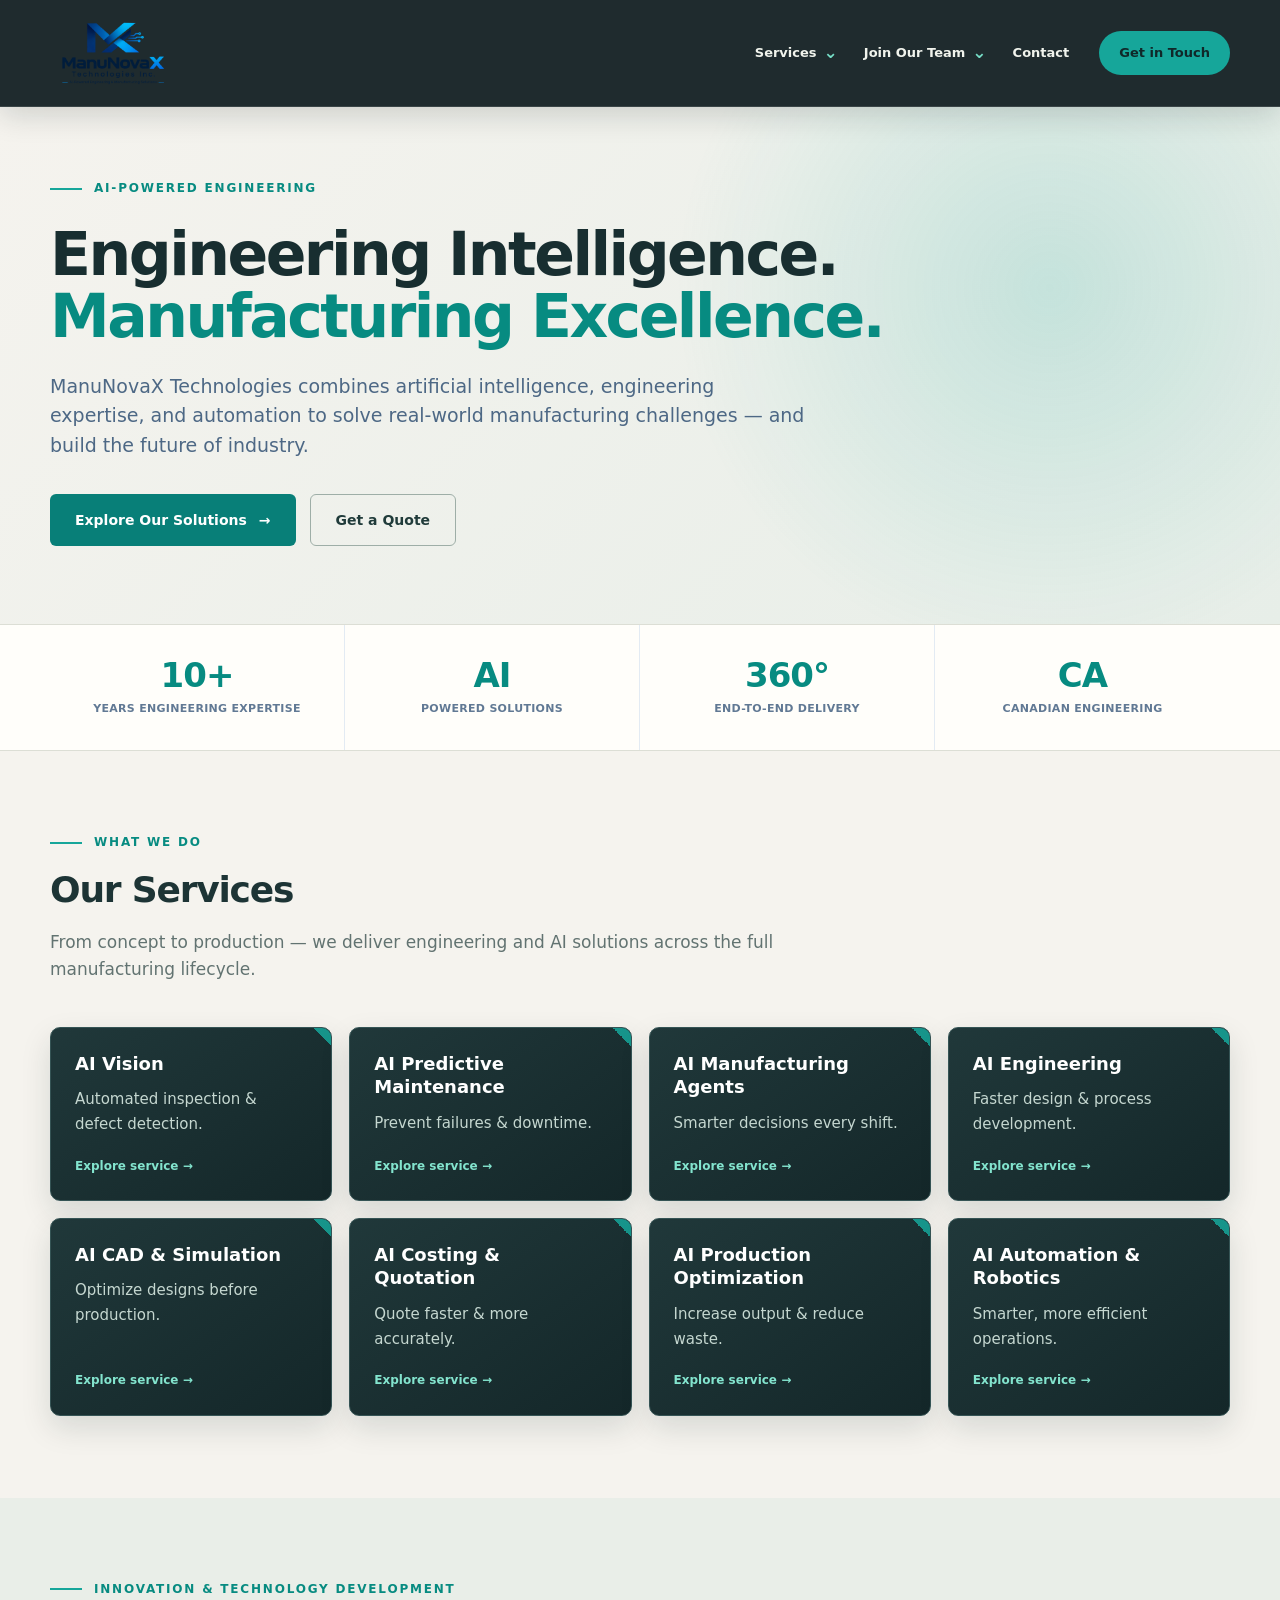
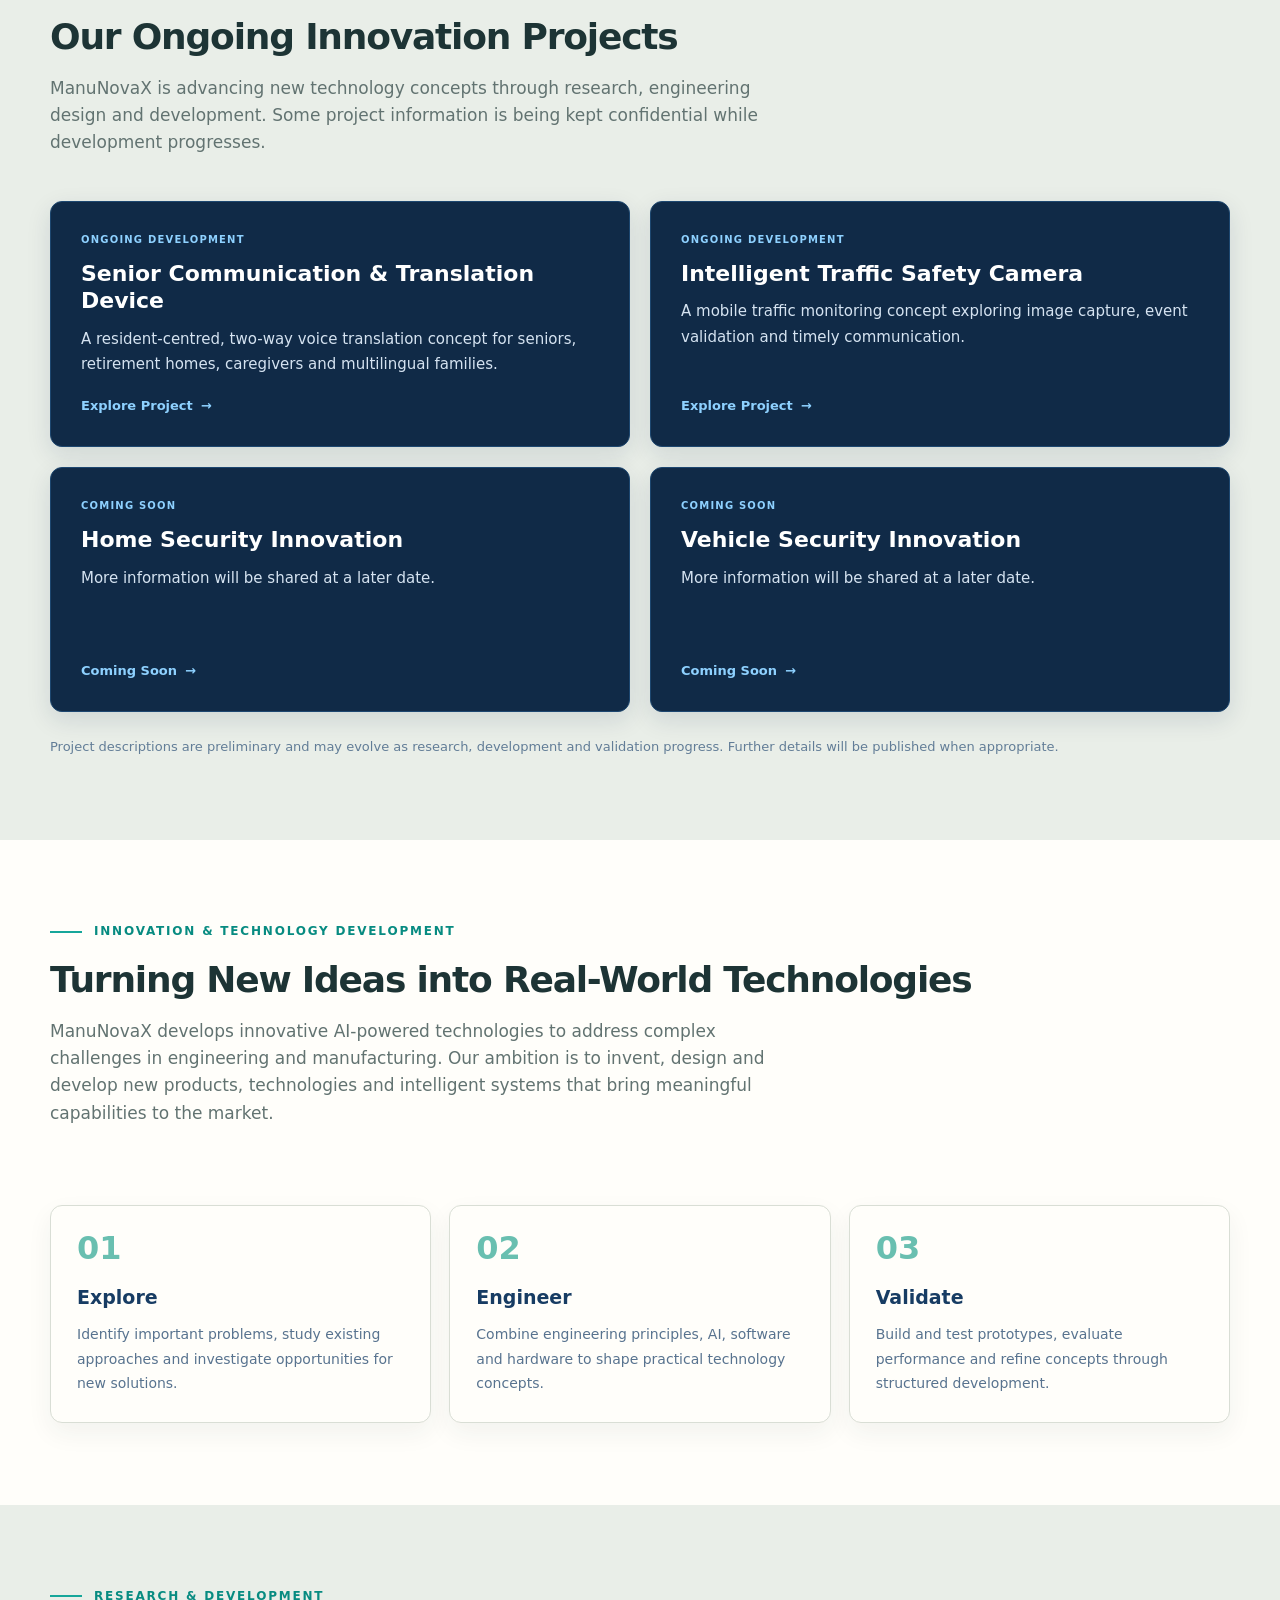
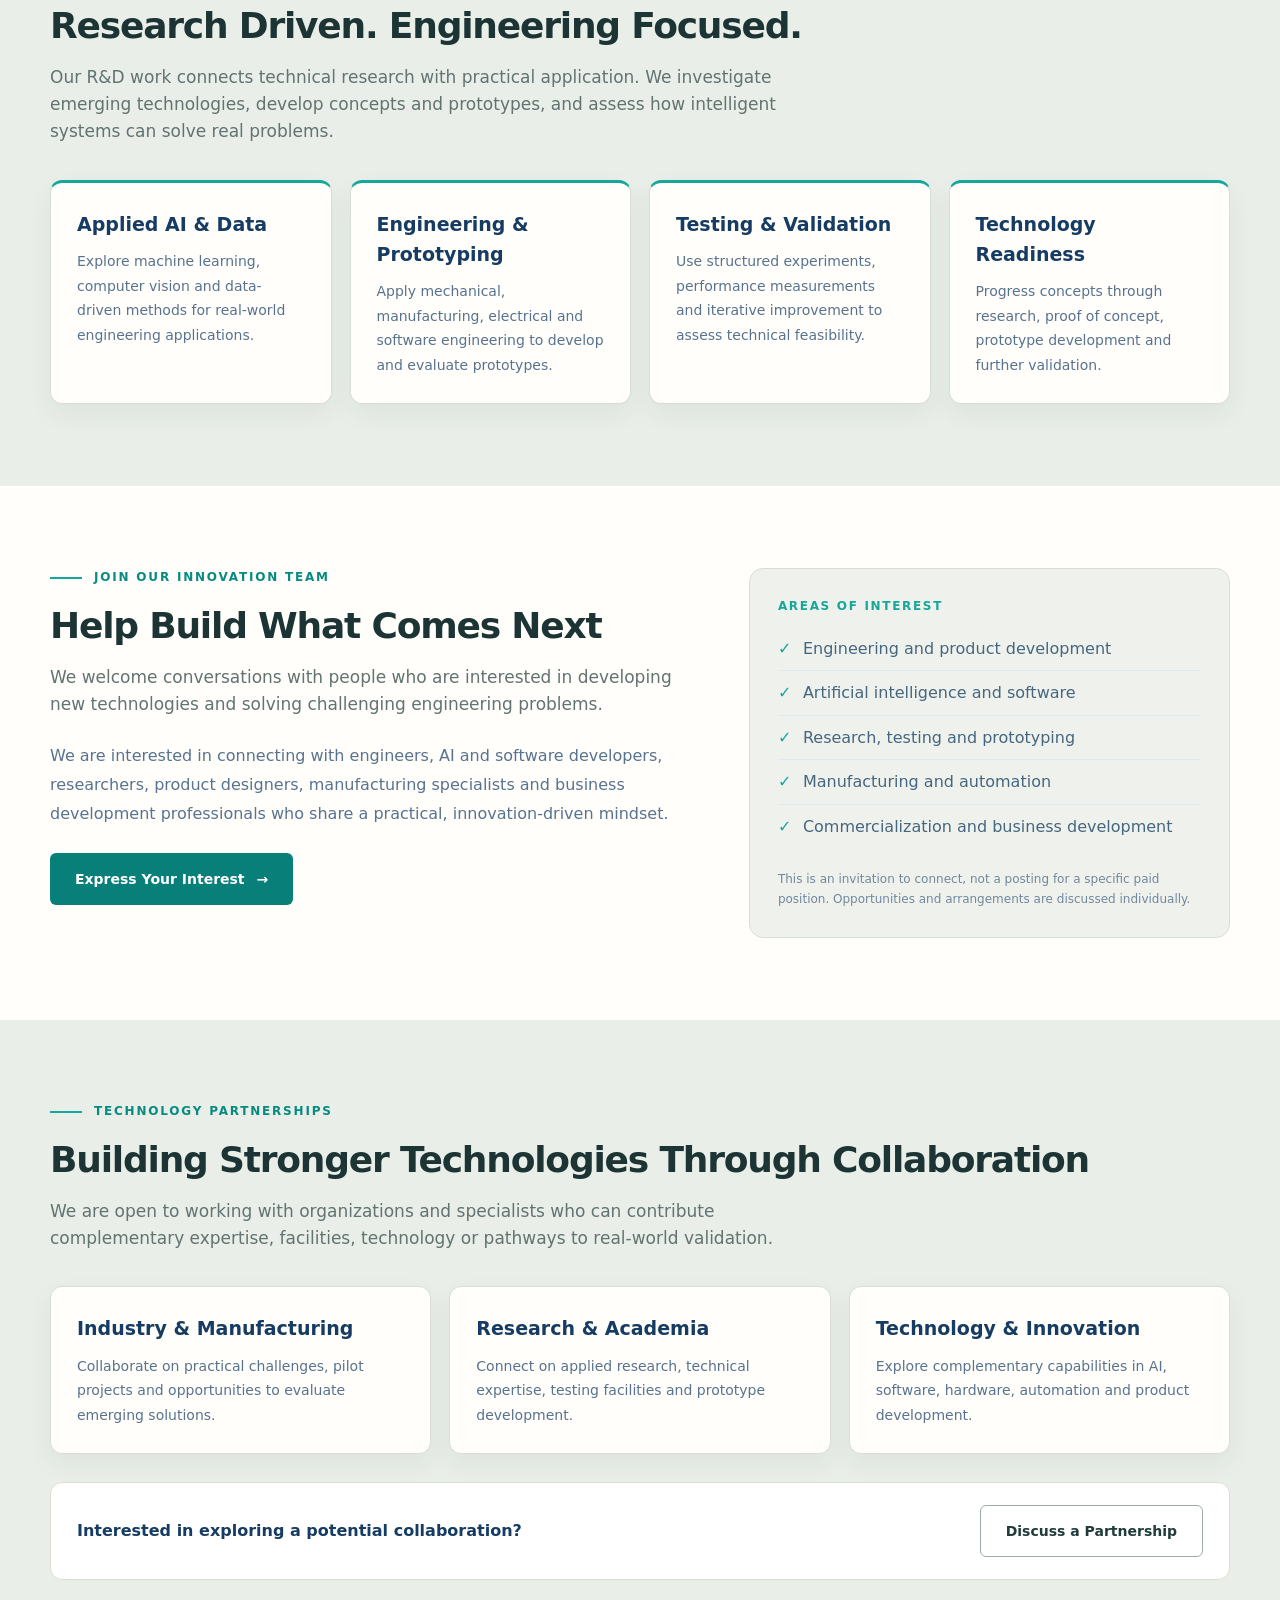
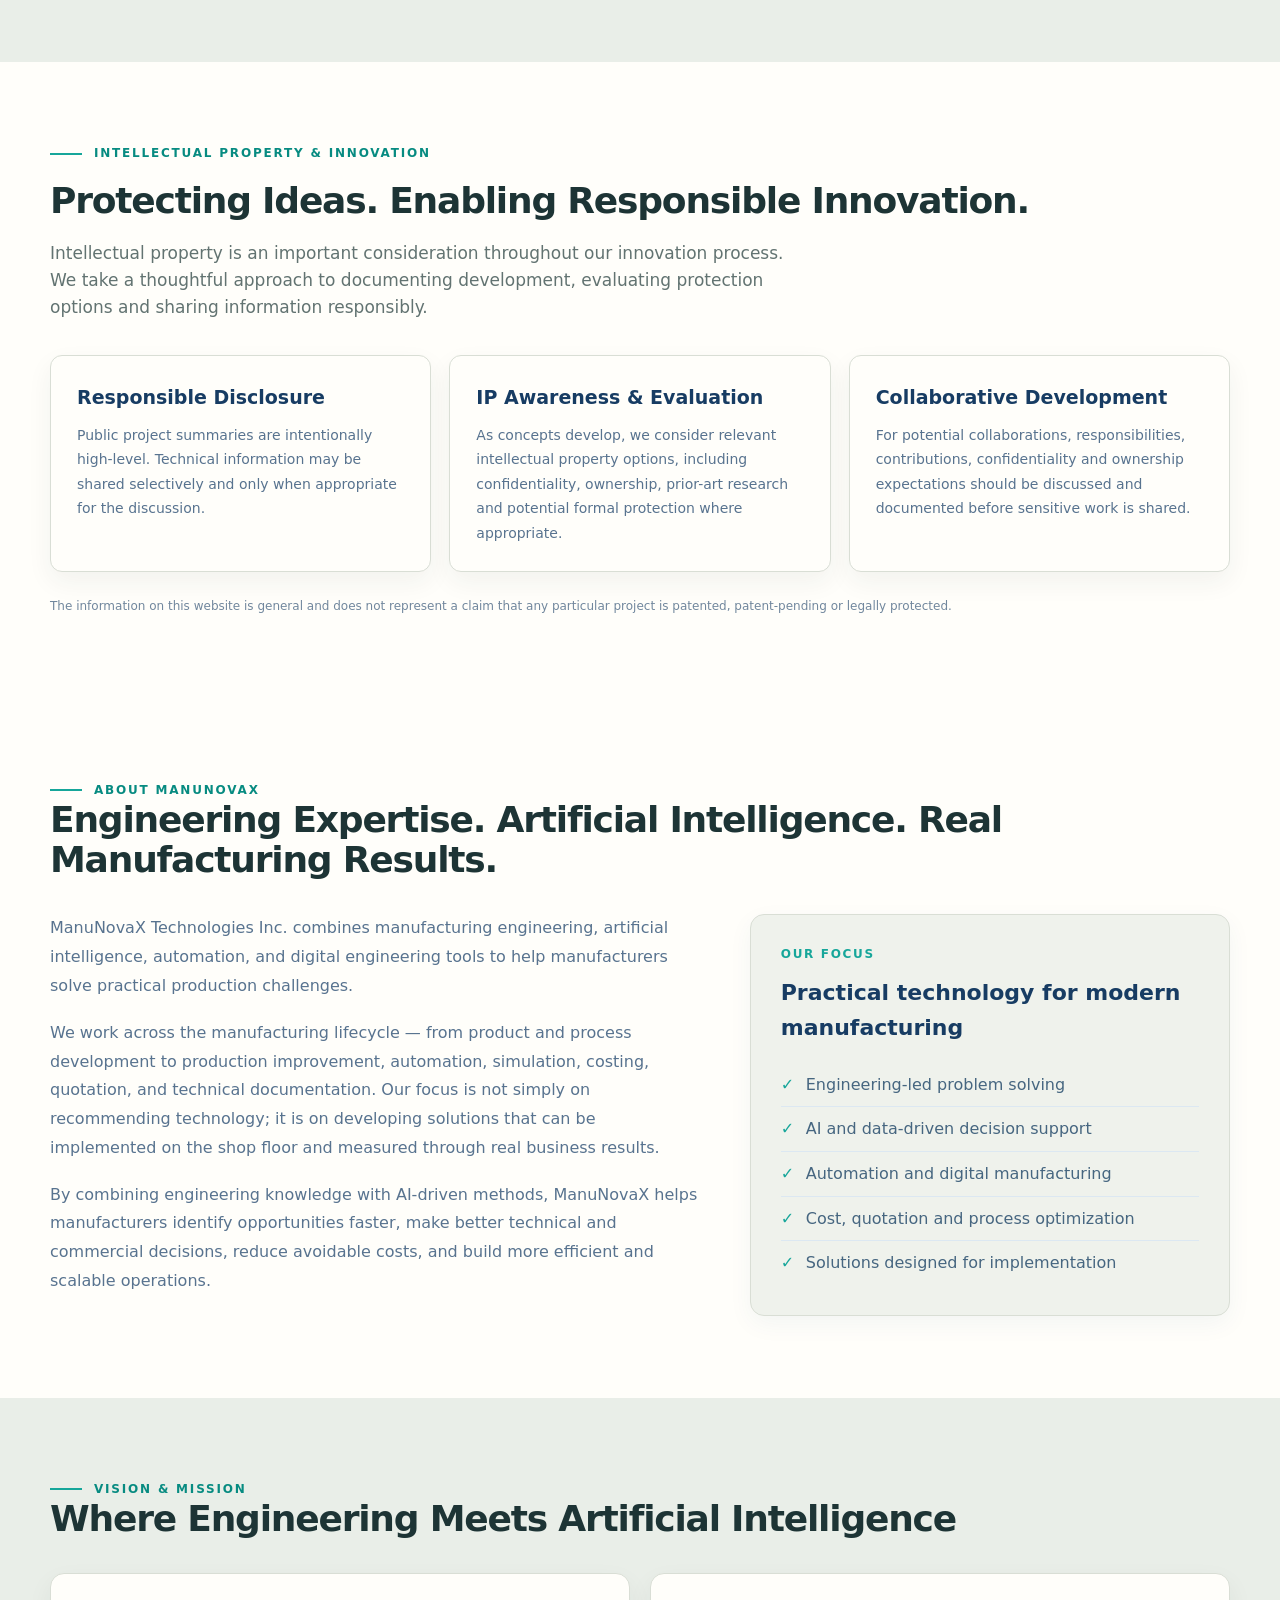
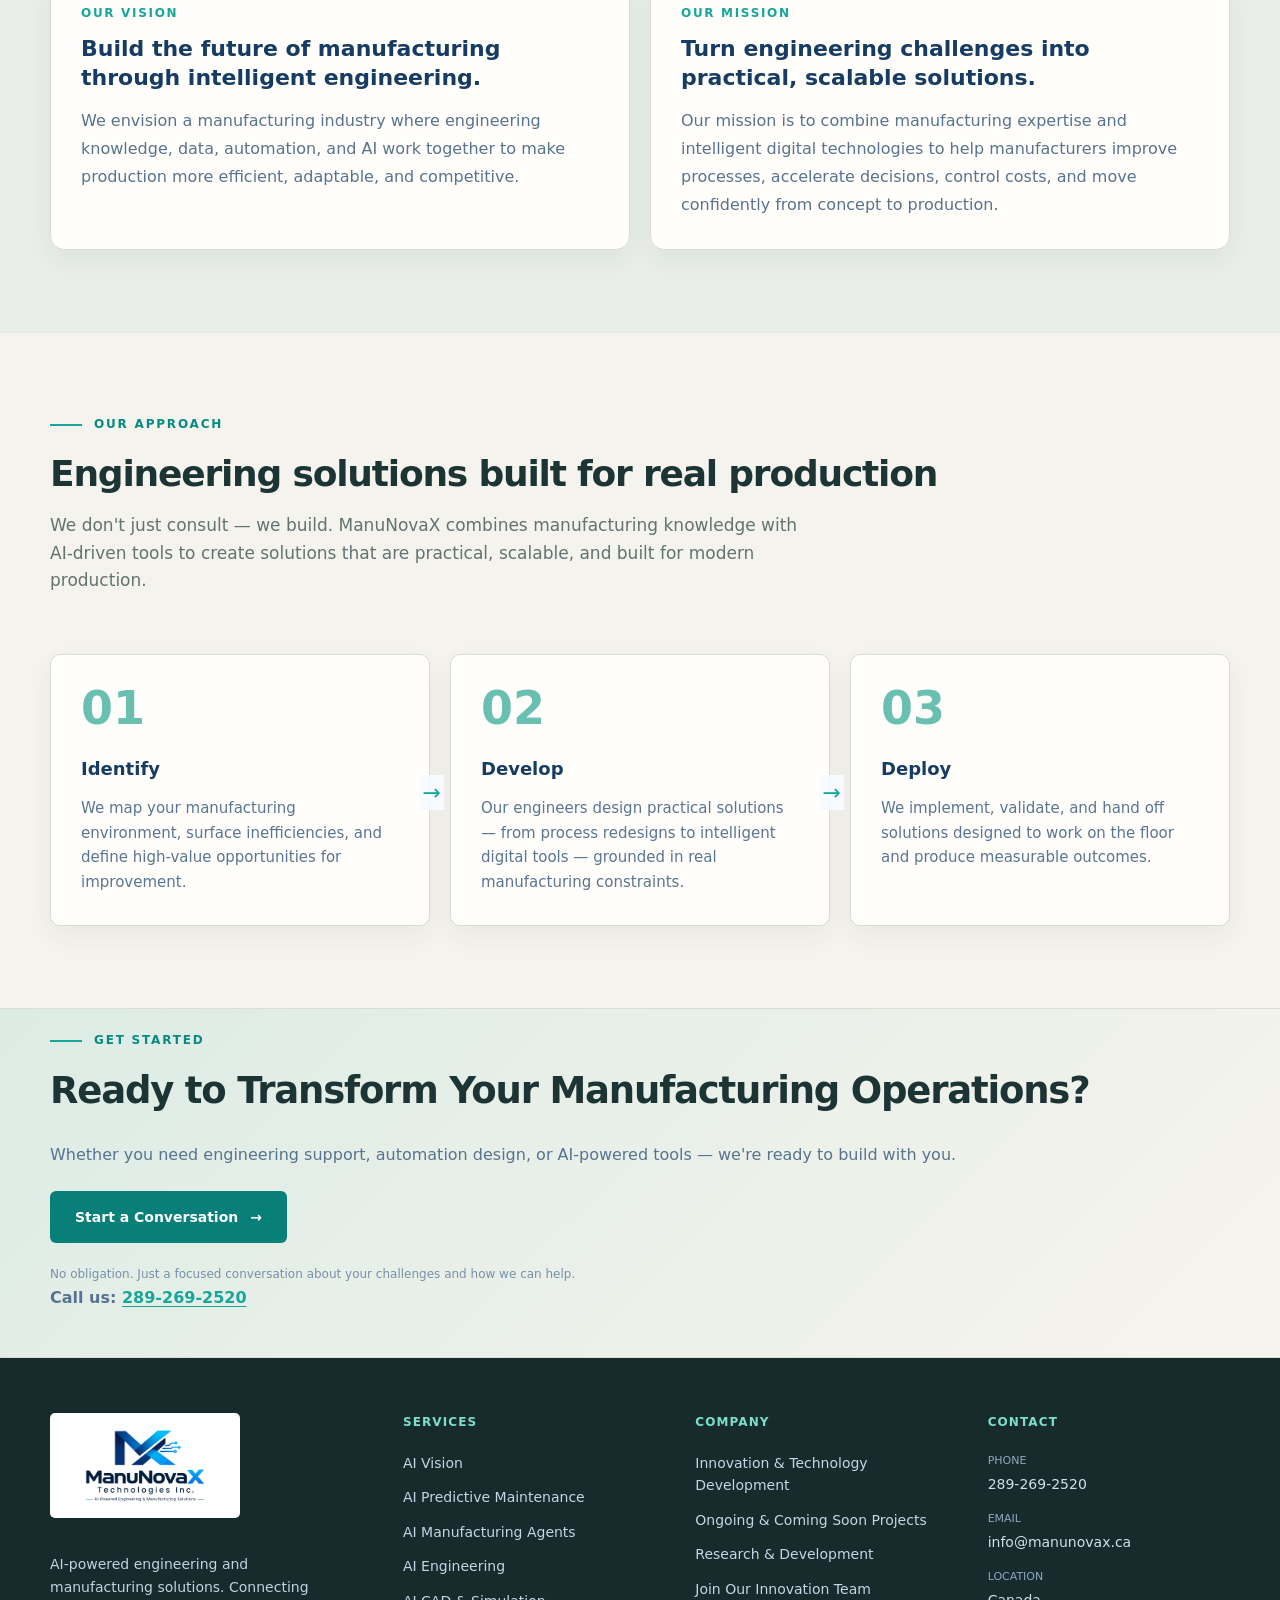
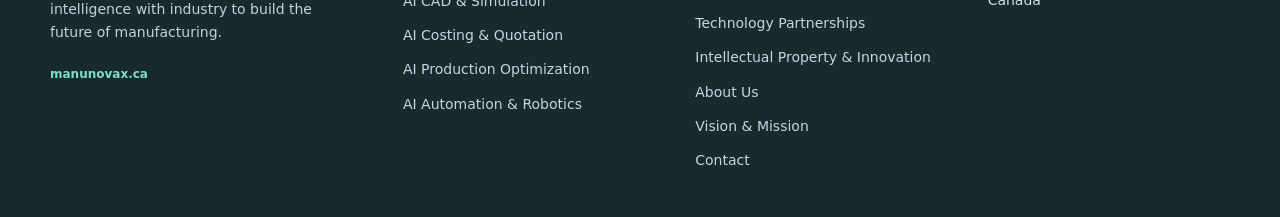
<file: index.html>
<!doctype html>
<html lang="en">
<head>
<meta charset="utf-8">
<meta name="viewport" content="width=device-width,initial-scale=1">
<meta name="description" content="ManuNovaX Technologies Inc. — AI-powered engineering and manufacturing solutions.">
<title>ManuNovaX Technologies Inc. | AI-Powered Engineering & Manufacturing</title>
<link rel="icon" href="manunovax-logo.png">
<link rel="stylesheet" href="styles.css">
</head>
<body>
<header>
  <div class="container nav">
    <a class="brand" href="#top"><img class="logo" src="manunovax-logo.png" alt="ManuNovaX Technologies Inc."></a>
    <nav class="navlinks" aria-label="Main navigation">
      <div class="nav-item has-dropdown">
        <a class="nav-trigger" href="#services" aria-haspopup="true" aria-expanded="false">Services <span class="chevron">⌄</span></a>
        <div class="dropdown-menu">
          <div class="dropdown-heading">Our Services</div>
          <a href="ai-vision.html">AI Vision</a><a href="ai-predictive-maintenance.html">AI Predictive Maintenance</a><a href="ai-manufacturing-agents.html">AI Manufacturing Agents</a><a href="ai-engineering.html">AI Engineering</a><a href="ai-cad-simulation.html">AI CAD &amp; Simulation</a><a href="ai-costing-quotation.html">AI Costing &amp; Quotation</a><a href="ai-production-optimization.html">AI Production Optimization</a><a href="ai-automation-robotics.html">AI Automation &amp; Robotics</a>
          <div class="dropdown-divider"></div><div class="dropdown-heading">Innovation</div>
          <a href="#innovation-development">Innovation &amp; Technology Development</a><a href="#research-development">Research &amp; Development</a><a href="#innovation-projects">Ongoing &amp; Coming Soon Projects</a>
        </div>
      </div>
      <div class="nav-item has-dropdown">
        <a class="nav-trigger" href="#join-team" aria-haspopup="true" aria-expanded="false">Join Our Team <span class="chevron">⌄</span></a>
        <div class="dropdown-menu">
          <a href="#join-team">Join Our Innovation Team</a><a href="#partnerships">Technology Partnerships</a><a href="#intellectual-property">Intellectual Property &amp; Innovation</a>
        </div>
      </div>
      <a href="#contact">Contact</a>
      <button class="mobile-menu-toggle" type="button" aria-expanded="false" aria-label="Open navigation menu">Menu</button>
    </nav>
    <a class="nav-cta" href="#contact">Get in Touch</a>
  </div>
</header>

<main id="top">
<section class="hero">
  <div class="container hero-inner">
    <div class="hero-copy">
      <div class="kicker">AI-POWERED ENGINEERING</div>
      <h1>Engineering Intelligence.<br><span class="blue">Manufacturing Excellence.</span></h1>
      <p class="lead">ManuNovaX Technologies combines artificial intelligence, engineering expertise, and automation to solve real-world manufacturing challenges — and build the future of industry.</p>
      <div class="buttons">
        <a class="btn btn-primary" href="#services">Explore Our Solutions <span>→</span></a>
        <a class="btn btn-outline" href="mailto:info@manunovax.ca?subject=ManuNovaX%20Project%20Inquiry">Get a Quote</a>
      </div>
    </div>
  </div>
</section>

<section class="stats">
  <div class="container stats-grid">
    <div class="stat"><strong>10+</strong><span>Years Engineering Expertise</span></div>
    <div class="stat"><strong>AI</strong><span>Powered Solutions</span></div>
    <div class="stat"><strong>360°</strong><span>End-to-End Delivery</span></div>
    <div class="stat"><strong>CA</strong><span>Canadian Engineering</span></div>
  </div>
</section>

<section class="section" id="services">
  <div class="container">
    <div class="services-intro">
      <div class="kicker">WHAT WE DO</div>
      <h2>Our Services</h2>
      <p class="section-sub">From concept to production — we deliver engineering and AI solutions across the full manufacturing lifecycle.</p>
    </div>
    <div class="service-grid">
      <a class="service-card small service-link" href="ai-vision.html" aria-label="Learn more about AI Vision"><h3>AI Vision</h3><p>Automated inspection &amp; defect detection.</p><span class="service-learn">Explore service →</span></a>
      <a class="service-card small service-link" href="ai-predictive-maintenance.html" aria-label="Learn more about AI Predictive Maintenance"><h3>AI Predictive Maintenance</h3><p>Prevent failures &amp; downtime.</p><span class="service-learn">Explore service →</span></a>
      <a class="service-card small service-link" id="ai-solutions" href="ai-manufacturing-agents.html" aria-label="Learn more about AI Manufacturing Agents"><h3>AI Manufacturing Agents</h3><p>Smarter decisions every shift.</p><span class="service-learn">Explore service →</span></a>
      <a class="service-card small service-link" href="ai-engineering.html" aria-label="Learn more about AI Engineering"><h3>AI Engineering</h3><p>Faster design &amp; process development.</p><span class="service-learn">Explore service →</span></a>
      <a class="service-card small service-link" href="ai-cad-simulation.html" aria-label="Learn more about AI CAD & Simulation"><h3>AI CAD &amp; Simulation</h3><p>Optimize designs before production.</p><span class="service-learn">Explore service →</span></a>
      <a class="service-card small service-link" href="ai-costing-quotation.html" aria-label="Learn more about AI Costing & Quotation"><h3>AI Costing &amp; Quotation</h3><p>Quote faster &amp; more accurately.</p><span class="service-learn">Explore service →</span></a>
      <a class="service-card small service-link" href="ai-production-optimization.html" aria-label="Learn more about AI Production Optimization"><h3>AI Production Optimization</h3><p>Increase output &amp; reduce waste.</p><span class="service-learn">Explore service →</span></a>
      <a class="service-card small service-link" href="ai-automation-robotics.html" aria-label="Learn more about AI Automation & Robotics"><h3>AI Automation &amp; Robotics</h3><p>Smarter, more efficient operations.</p><span class="service-learn">Explore service →</span></a>
    </div>
  </div>
</section>

<section class="section innovation-section" id="innovation-projects">
  <div class="container">
    <div class="services-intro">
      <div class="kicker">INNOVATION &amp; TECHNOLOGY DEVELOPMENT</div>
      <h2>Our Ongoing Innovation Projects</h2>
      <p class="section-sub">ManuNovaX is advancing new technology concepts through research, engineering design and development. Some project information is being kept confidential while development progresses.</p>
    </div>
    <div class="innovation-grid">
      <a class="innovation-card" href="senior-translation-device.html"><span class="innovation-tag">ONGOING DEVELOPMENT</span><h3>Senior Communication &amp; Translation Device</h3><p>A resident-centred, two-way voice translation concept for seniors, retirement homes, caregivers and multilingual families.</p><span class="learn">Explore Project</span></a>
      <a class="innovation-card" href="intelligent-traffic-safety-camera.html"><span class="innovation-tag">ONGOING DEVELOPMENT</span><h3>Intelligent Traffic Safety Camera</h3><p>A mobile traffic monitoring concept exploring image capture, event validation and timely communication.</p><span class="learn">Explore Project</span></a>
      <a class="innovation-card" href="intelligent-home-security-innovation.html"><span class="innovation-tag">COMING SOON</span><h3>Home Security Innovation</h3><p>More information will be shared at a later date.</p><span class="learn">Coming Soon</span></a>
      <a class="innovation-card" href="intelligent-vehicle-anti-theft-camera.html"><span class="innovation-tag">COMING SOON</span><h3>Vehicle Security Innovation</h3><p>More information will be shared at a later date.</p><span class="learn">Coming Soon</span></a>
    </div>
    <p class="innovation-disclaimer">Project descriptions are preliminary and may evolve as research, development and validation progress. Further details will be published when appropriate.</p>
  </div>
</section>


<section class="section innovation-development-section" id="innovation-development">
  <div class="container">
    <div class="services-intro">
      <div class="kicker">INNOVATION &amp; TECHNOLOGY DEVELOPMENT</div>
      <h2>Turning New Ideas into Real-World Technologies</h2>
      <p class="section-sub">ManuNovaX develops innovative AI-powered technologies to address complex challenges in engineering and manufacturing. Our ambition is to invent, design and develop new products, technologies and intelligent systems that bring meaningful capabilities to the market.</p>
    </div>
    <div class="development-grid">
      <article class="development-card"><span class="development-index">01</span><h3>Explore</h3><p>Identify important problems, study existing approaches and investigate opportunities for new solutions.</p></article>
      <article class="development-card"><span class="development-index">02</span><h3>Engineer</h3><p>Combine engineering principles, AI, software and hardware to shape practical technology concepts.</p></article>
      <article class="development-card"><span class="development-index">03</span><h3>Validate</h3><p>Build and test prototypes, evaluate performance and refine concepts through structured development.</p></article>
    </div>
  </div>
</section>

<section class="section research-section" id="research-development">
  <div class="container">
    <div class="kicker">RESEARCH &amp; DEVELOPMENT</div>
    <h2>Research Driven. Engineering Focused.</h2>
    <p class="section-sub">Our R&amp;D work connects technical research with practical application. We investigate emerging technologies, develop concepts and prototypes, and assess how intelligent systems can solve real problems.</p>
    <div class="research-grid">
      <article class="research-card"><h3>Applied AI &amp; Data</h3><p>Explore machine learning, computer vision and data-driven methods for real-world engineering applications.</p></article>
      <article class="research-card"><h3>Engineering &amp; Prototyping</h3><p>Apply mechanical, manufacturing, electrical and software engineering to develop and evaluate prototypes.</p></article>
      <article class="research-card"><h3>Testing &amp; Validation</h3><p>Use structured experiments, performance measurements and iterative improvement to assess technical feasibility.</p></article>
      <article class="research-card"><h3>Technology Readiness</h3><p>Progress concepts through research, proof of concept, prototype development and further validation.</p></article>
    </div>
  </div>
</section>

<section class="section join-section" id="join-team">
  <div class="container join-layout">
    <div>
      <div class="kicker">JOIN OUR INNOVATION TEAM</div>
      <h2>Help Build What Comes Next</h2>
      <p class="section-sub">We welcome conversations with people who are interested in developing new technologies and solving challenging engineering problems.</p>
      <p class="join-copy">We are interested in connecting with engineers, AI and software developers, researchers, product designers, manufacturing specialists and business development professionals who share a practical, innovation-driven mindset.</p>
      <a class="btn btn-primary" href="mailto:info@manunovax.ca?subject=Join%20the%20ManuNovaX%20Innovation%20Team">Express Your Interest <span>→</span></a>
    </div>
    <aside class="join-panel">
      <div class="small-label">AREAS OF INTEREST</div>
      <ul class="check-list">
        <li>Engineering and product development</li>
        <li>Artificial intelligence and software</li>
        <li>Research, testing and prototyping</li>
        <li>Manufacturing and automation</li>
        <li>Commercialization and business development</li>
      </ul>
      <p class="join-note">This is an invitation to connect, not a posting for a specific paid position. Opportunities and arrangements are discussed individually.</p>
    </aside>
  </div>
</section>

<section class="section partnership-section" id="partnerships">
  <div class="container">
    <div class="kicker">TECHNOLOGY PARTNERSHIPS</div>
    <h2>Building Stronger Technologies Through Collaboration</h2>
    <p class="section-sub">We are open to working with organizations and specialists who can contribute complementary expertise, facilities, technology or pathways to real-world validation.</p>
    <div class="partnership-grid">
      <article class="partnership-card"><h3>Industry &amp; Manufacturing</h3><p>Collaborate on practical challenges, pilot projects and opportunities to evaluate emerging solutions.</p></article>
      <article class="partnership-card"><h3>Research &amp; Academia</h3><p>Connect on applied research, technical expertise, testing facilities and prototype development.</p></article>
      <article class="partnership-card"><h3>Technology &amp; Innovation</h3><p>Explore complementary capabilities in AI, software, hardware, automation and product development.</p></article>
    </div>
    <div class="partnership-cta"><p>Interested in exploring a potential collaboration?</p><a class="btn btn-outline" href="mailto:info@manunovax.ca?subject=Technology%20Partnership%20Inquiry">Discuss a Partnership</a></div>
  </div>
</section>

<section class="section ip-section" id="intellectual-property">
  <div class="container">
    <div class="kicker">INTELLECTUAL PROPERTY &amp; INNOVATION</div>
    <h2>Protecting Ideas. Enabling Responsible Innovation.</h2>
    <p class="section-sub">Intellectual property is an important consideration throughout our innovation process. We take a thoughtful approach to documenting development, evaluating protection options and sharing information responsibly.</p>
    <div class="ip-grid">
      <article class="ip-card"><h3>Responsible Disclosure</h3><p>Public project summaries are intentionally high-level. Technical information may be shared selectively and only when appropriate for the discussion.</p></article>
      <article class="ip-card"><h3>IP Awareness &amp; Evaluation</h3><p>As concepts develop, we consider relevant intellectual property options, including confidentiality, ownership, prior-art research and potential formal protection where appropriate.</p></article>
      <article class="ip-card"><h3>Collaborative Development</h3><p>For potential collaborations, responsibilities, contributions, confidentiality and ownership expectations should be discussed and documented before sensitive work is shared.</p></article>
    </div>
    <p class="ip-note">The information on this website is general and does not represent a claim that any particular project is patented, patent-pending or legally protected.</p>
  </div>
</section>

<section class="section light-section" id="about">
  <div class="container">
    <div class="kicker">ABOUT MANUNOVAX</div>
    <h2>Engineering Expertise. Artificial Intelligence. Real Manufacturing Results.</h2>
    <div class="about-grid">
      <div>
        <p>ManuNovaX Technologies Inc. combines manufacturing engineering, artificial intelligence, automation, and digital engineering tools to help manufacturers solve practical production challenges.</p>
        <p>We work across the manufacturing lifecycle — from product and process development to production improvement, automation, simulation, costing, quotation, and technical documentation. Our focus is not simply on recommending technology; it is on developing solutions that can be implemented on the shop floor and measured through real business results.</p>
        <p>By combining engineering knowledge with AI-driven methods, ManuNovaX helps manufacturers identify opportunities faster, make better technical and commercial decisions, reduce avoidable costs, and build more efficient and scalable operations.</p>
      </div>
      <div class="about-panel">
        <div class="small-label">OUR FOCUS</div>
        <h3>Practical technology for modern manufacturing</h3>
        <ul class="check-list">
          <li>Engineering-led problem solving</li><li>AI and data-driven decision support</li><li>Automation and digital manufacturing</li><li>Cost, quotation and process optimization</li><li>Solutions designed for implementation</li>
        </ul>
      </div>
    </div>
  </div>
</section>

<section class="section vision-section" id="vision-mission">
  <div class="container">
    <div class="kicker">VISION &amp; MISSION</div>
    <h2>Where Engineering Meets Artificial Intelligence</h2>
    <div class="vision-grid">
      <article class="vision-card"><div class="small-label">OUR VISION</div><h3>Build the future of manufacturing through intelligent engineering.</h3><p>We envision a manufacturing industry where engineering knowledge, data, automation, and AI work together to make production more efficient, adaptable, and competitive.</p></article>
      <article class="vision-card"><div class="small-label">OUR MISSION</div><h3>Turn engineering challenges into practical, scalable solutions.</h3><p>Our mission is to combine manufacturing expertise and intelligent digital technologies to help manufacturers improve processes, accelerate decisions, control costs, and move confidently from concept to production.</p></article>
    </div>
  </div>
</section>

<section class="section approach">
  <div class="container">
    <div class="intro"><div class="kicker">OUR APPROACH</div><h2>Engineering solutions built for real production</h2><p class="section-sub">We don't just consult — we build. ManuNovaX combines manufacturing knowledge with AI-driven tools to create solutions that are practical, scalable, and built for modern production.</p></div>
    <div class="steps">
      <article class="step"><div class="step-number">01</div><h3>Identify</h3><p>We map your manufacturing environment, surface inefficiencies, and define high-value opportunities for improvement.</p></article>
      <article class="step"><div class="step-number">02</div><h3>Develop</h3><p>Our engineers design practical solutions — from process redesigns to intelligent digital tools — grounded in real manufacturing constraints.</p></article>
      <article class="step"><div class="step-number">03</div><h3>Deploy</h3><p>We implement, validate, and hand off solutions designed to work on the floor and produce measurable outcomes.</p></article>
    </div>
  </div>
</section>

<section class="cta" id="contact">
  <div class="container">
    <div class="kicker">GET STARTED</div><h2>Ready to Transform Your Manufacturing Operations?</h2><p>Whether you need engineering support, automation design, or AI-powered tools — we're ready to build with you.</p>
    <a class="btn btn-primary" href="mailto:info@manunovax.ca?subject=ManuNovaX%20Project%20Inquiry">Start a Conversation <span>→</span></a>
    <div class="fine">No obligation. Just a focused conversation about your challenges and how we can help.</div>
    <p class="contact-phone">Call us: <a href="tel:+12892692520">289-269-2520</a></p>
  </div>
</section>
</main>

<footer>
  <div class="container footer-grid">
    <div><img class="footer-logo" src="manunovax-logo.png" alt="ManuNovaX Technologies Inc."><p class="footer-text">AI-powered engineering and manufacturing solutions. Connecting intelligence with industry to build the future of manufacturing.</p><span class="domain">manunovax.ca</span></div>
    <div><div class="footer-title">Services</div><div class="footer-links">
      <a href="#services">AI Vision</a><a href="#services">AI Predictive Maintenance</a><a href="#services">AI Manufacturing Agents</a><a href="#services">AI Engineering</a><a href="#services">AI CAD &amp; Simulation</a><a href="#services">AI Costing &amp; Quotation</a><a href="#services">AI Production Optimization</a><a href="#services">AI Automation &amp; Robotics</a>
    </div></div>
    <div><div class="footer-title">Company</div><div class="footer-links"><a href="#innovation-development">Innovation &amp; Technology Development</a><a href="#innovation-projects">Ongoing &amp; Coming Soon Projects</a><a href="#research-development">Research &amp; Development</a><a href="#join-team">Join Our Innovation Team</a><a href="#partnerships">Technology Partnerships</a><a href="#intellectual-property">Intellectual Property &amp; Innovation</a><a href="#about">About Us</a><a href="#vision-mission">Vision &amp; Mission</a><a href="#contact">Contact</a></div></div>
    <div><div class="footer-title">Contact</div><div class="contact-label">Phone</div><div class="contact-value"><a href="tel:+12892692520">289-269-2520</a></div><div class="contact-label">Email</div><div class="contact-value"><a href="mailto:info@manunovax.ca">info@manunovax.ca</a></div><div class="contact-label">Location</div><div class="contact-value">Canada</div></div>
  </div>
</footer>
<script src="script.js"></script>
</body>
</html>
</file>
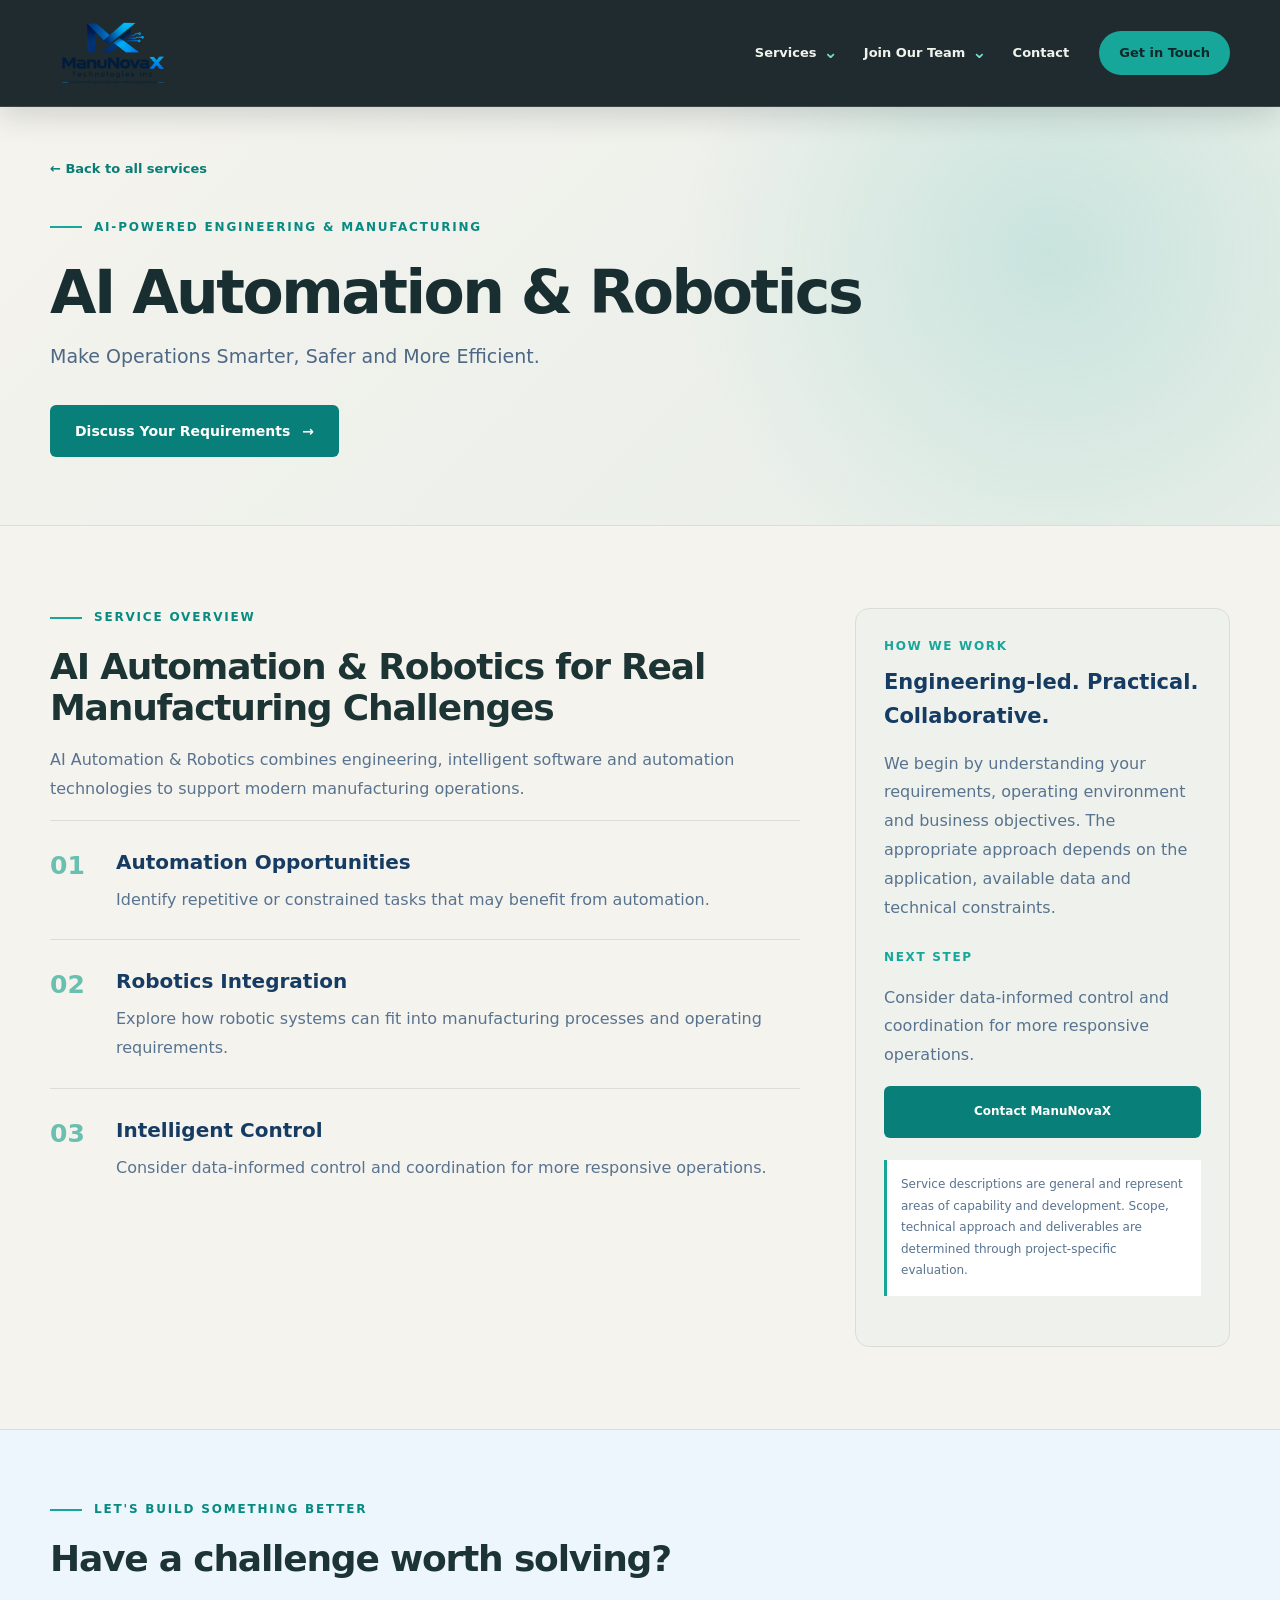
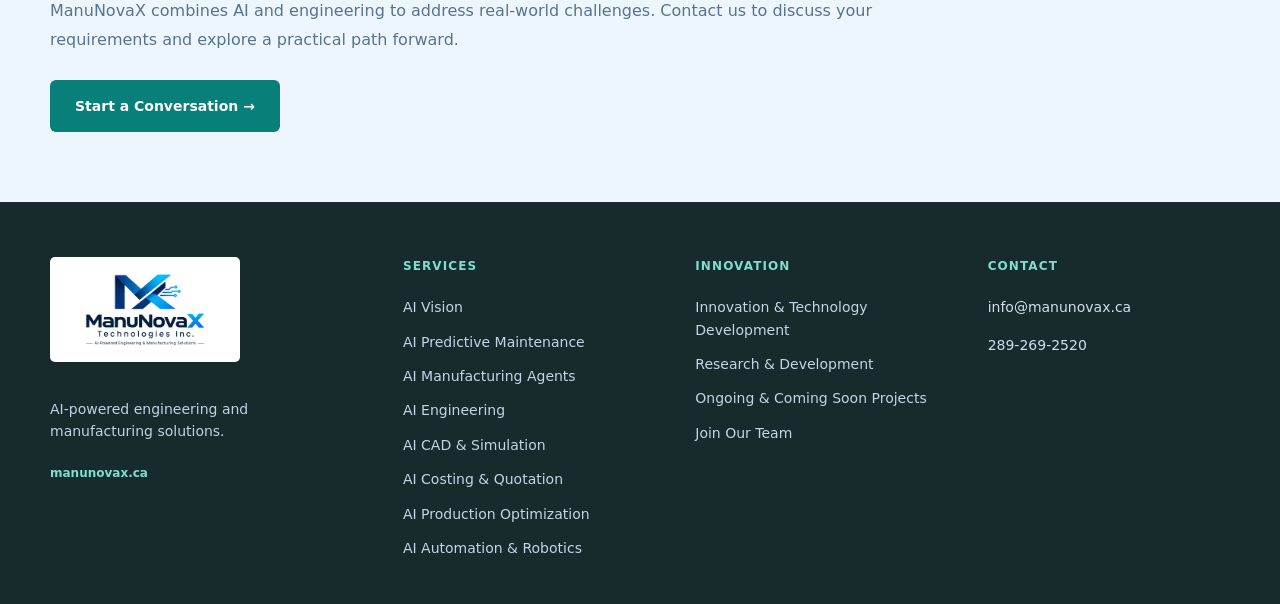
<file: ai-automation-robotics.html>
<!doctype html>
<html lang="en"><head><meta charset="utf-8"><meta name="viewport" content="width=device-width,initial-scale=1"><meta name="description" content="AI Automation & Robotics by ManuNovaX Technologies Inc."><title>AI Automation & Robotics | ManuNovaX Technologies Inc.</title><link rel="icon" href="manunovax-logo.png"><link rel="stylesheet" href="styles.css"></head>
<body><header><div class="container nav"><a class="brand" href="index.html#top"><img class="logo" src="manunovax-logo.png" alt="ManuNovaX Technologies Inc."></a><nav class="navlinks" aria-label="Main navigation"><div class="nav-item has-dropdown"><a class="nav-trigger" href="index.html#services" aria-haspopup="true" aria-expanded="false">Services <span class="chevron">⌄</span></a><div class="dropdown-menu"><div class="dropdown-heading">Our Services</div><a href="ai-vision.html">AI Vision</a><a href="ai-predictive-maintenance.html">AI Predictive Maintenance</a><a href="ai-manufacturing-agents.html">AI Manufacturing Agents</a><a href="ai-engineering.html">AI Engineering</a><a href="ai-cad-simulation.html">AI CAD & Simulation</a><a href="ai-costing-quotation.html">AI Costing & Quotation</a><a href="ai-production-optimization.html">AI Production Optimization</a><a href="ai-automation-robotics.html">AI Automation & Robotics</a><div class="dropdown-divider"></div><div class="dropdown-heading">Innovation</div><a href="index.html#innovation-development">Innovation &amp; Technology Development</a><a href="index.html#research-development">Research &amp; Development</a><a href="index.html#innovation-projects">Ongoing &amp; Coming Soon Projects</a></div></div><div class="nav-item has-dropdown"><a class="nav-trigger" href="index.html#join-team" aria-haspopup="true" aria-expanded="false">Join Our Team <span class="chevron">⌄</span></a><div class="dropdown-menu"><a href="index.html#join-team">Join Our Innovation Team</a><a href="index.html#partnerships">Technology Partnerships</a><a href="index.html#intellectual-property">Intellectual Property &amp; Innovation</a></div></div><a href="index.html#contact">Contact</a></nav><a class="nav-cta" href="index.html#contact">Get in Touch</a></div></header>
<main><section class="project-hero"><div class="container project-hero-inner"><a class="back-link" href="index.html#services">← Back to all services</a><div class="kicker">AI-POWERED ENGINEERING &amp; MANUFACTURING</div><h1>AI Automation & Robotics</h1><p class="lead">Make Operations Smarter, Safer and More Efficient.</p><a class="btn btn-primary" href="mailto:info@manunovax.ca?subject=AI%20Automation%20%26%20Robotics%20Inquiry">Discuss Your Requirements <span>→</span></a></div></section>
<section class="section"><div class="container project-content"><div class="project-main"><div class="kicker">SERVICE OVERVIEW</div><h2>AI Automation & Robotics for Real Manufacturing Challenges</h2><p>AI Automation & Robotics combines engineering, intelligent software and automation technologies to support modern manufacturing operations.</p><div class="project-detail"><div class="project-number">01</div><div><h3>Automation Opportunities</h3><p>Identify repetitive or constrained tasks that may benefit from automation.</p></div></div><div class="project-detail"><div class="project-number">02</div><div><h3>Robotics Integration</h3><p>Explore how robotic systems can fit into manufacturing processes and operating requirements.</p></div></div><div class="project-detail"><div class="project-number">03</div><div><h3>Intelligent Control</h3><p>Consider data-informed control and coordination for more responsive operations.</p></div></div></div><aside class="project-sidebar"><div class="small-label">HOW WE WORK</div><h3>Engineering-led. Practical. Collaborative.</h3><p>We begin by understanding your requirements, operating environment and business objectives. The appropriate approach depends on the application, available data and technical constraints.</p><div class="small-label">NEXT STEP</div><p>Consider data-informed control and coordination for more responsive operations.</p><a class="btn btn-primary" href="mailto:info@manunovax.ca?subject=AI%20Automation%20%26%20Robotics%20Inquiry">Contact ManuNovaX</a><p class="project-note">Service descriptions are general and represent areas of capability and development. Scope, technical approach and deliverables are determined through project-specific evaluation.</p></aside></div></section>
<section class="project-progress"><div class="container"><div class="kicker">LET'S BUILD SOMETHING BETTER</div><h2>Have a challenge worth solving?</h2><p>ManuNovaX combines AI and engineering to address real-world challenges. Contact us to discuss your requirements and explore a practical path forward.</p><a class="btn btn-primary" href="mailto:info@manunovax.ca?subject=AI%20Automation%20%26%20Robotics%20Project%20Inquiry">Start a Conversation →</a></div></section></main><footer><div class="container footer-grid"><div><img class="footer-logo" src="manunovax-logo.png" alt="ManuNovaX Technologies Inc."><p class="footer-text">AI-powered engineering and manufacturing solutions.</p><span class="domain">manunovax.ca</span></div><div><div class="footer-title">Services</div><div class="footer-links"><a href="ai-vision.html">AI Vision</a><a href="ai-predictive-maintenance.html">AI Predictive Maintenance</a><a href="ai-manufacturing-agents.html">AI Manufacturing Agents</a><a href="ai-engineering.html">AI Engineering</a><a href="ai-cad-simulation.html">AI CAD & Simulation</a><a href="ai-costing-quotation.html">AI Costing & Quotation</a><a href="ai-production-optimization.html">AI Production Optimization</a><a href="ai-automation-robotics.html">AI Automation & Robotics</a></div></div><div><div class="footer-title">Innovation</div><div class="footer-links"><a href="index.html#innovation-development">Innovation &amp; Technology Development</a><a href="index.html#research-development">Research &amp; Development</a><a href="index.html#innovation-projects">Ongoing &amp; Coming Soon Projects</a><a href="index.html#join-team">Join Our Team</a></div></div><div><div class="footer-title">Contact</div><div class="contact-value"><a href="mailto:info@manunovax.ca">info@manunovax.ca</a></div><div class="contact-value"><a href="tel:+12892692520">289-269-2520</a></div></div></div></footer><script src="script.js"></script></body></html>
</file>
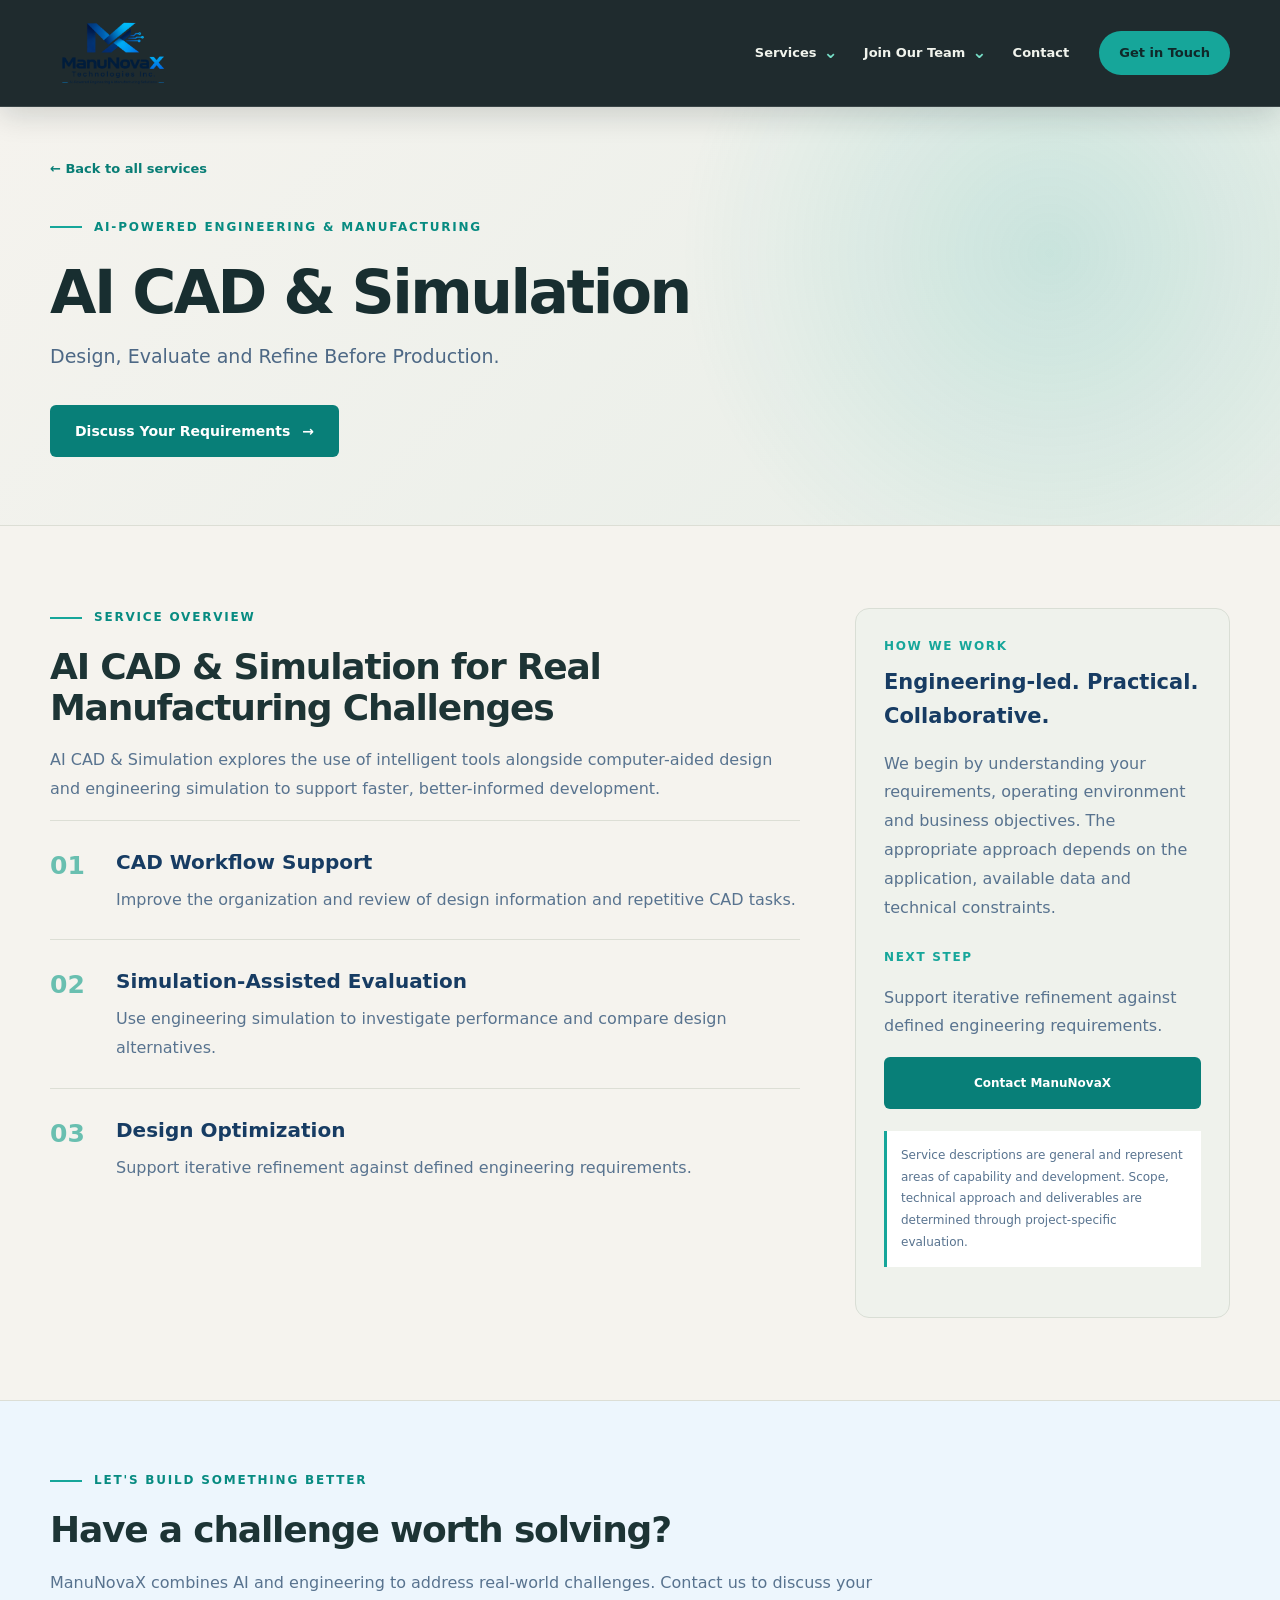
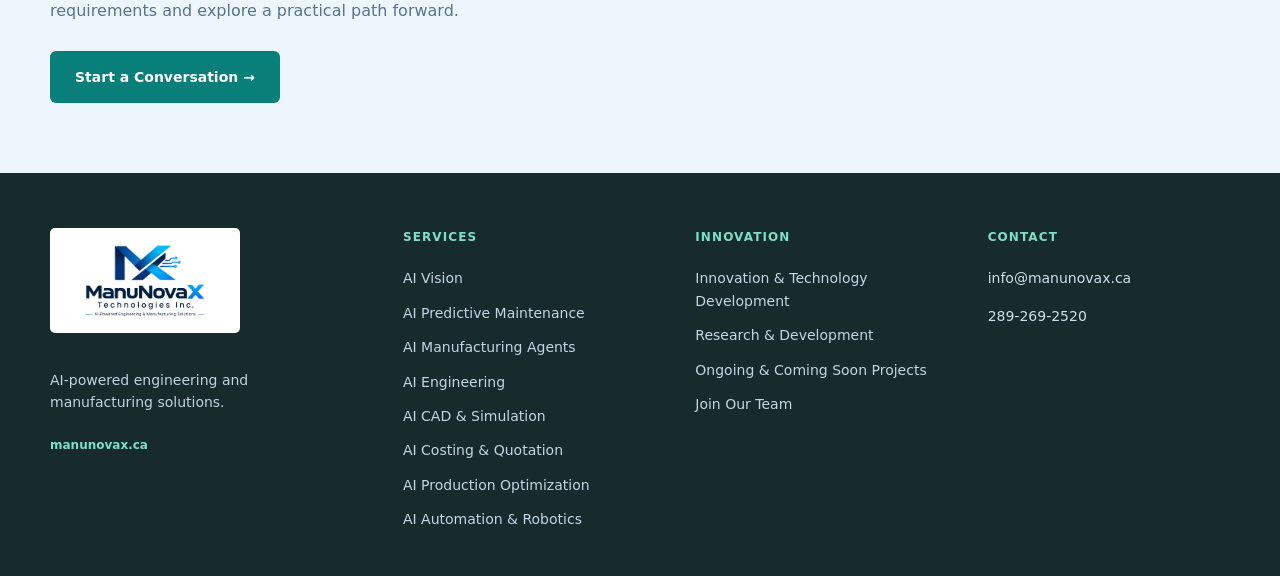
<file: ai-cad-simulation.html>
<!doctype html>
<html lang="en"><head><meta charset="utf-8"><meta name="viewport" content="width=device-width,initial-scale=1"><meta name="description" content="AI CAD & Simulation by ManuNovaX Technologies Inc."><title>AI CAD & Simulation | ManuNovaX Technologies Inc.</title><link rel="icon" href="manunovax-logo.png"><link rel="stylesheet" href="styles.css"></head>
<body><header><div class="container nav"><a class="brand" href="index.html#top"><img class="logo" src="manunovax-logo.png" alt="ManuNovaX Technologies Inc."></a><nav class="navlinks" aria-label="Main navigation"><div class="nav-item has-dropdown"><a class="nav-trigger" href="index.html#services" aria-haspopup="true" aria-expanded="false">Services <span class="chevron">⌄</span></a><div class="dropdown-menu"><div class="dropdown-heading">Our Services</div><a href="ai-vision.html">AI Vision</a><a href="ai-predictive-maintenance.html">AI Predictive Maintenance</a><a href="ai-manufacturing-agents.html">AI Manufacturing Agents</a><a href="ai-engineering.html">AI Engineering</a><a href="ai-cad-simulation.html">AI CAD & Simulation</a><a href="ai-costing-quotation.html">AI Costing & Quotation</a><a href="ai-production-optimization.html">AI Production Optimization</a><a href="ai-automation-robotics.html">AI Automation & Robotics</a><div class="dropdown-divider"></div><div class="dropdown-heading">Innovation</div><a href="index.html#innovation-development">Innovation &amp; Technology Development</a><a href="index.html#research-development">Research &amp; Development</a><a href="index.html#innovation-projects">Ongoing &amp; Coming Soon Projects</a></div></div><div class="nav-item has-dropdown"><a class="nav-trigger" href="index.html#join-team" aria-haspopup="true" aria-expanded="false">Join Our Team <span class="chevron">⌄</span></a><div class="dropdown-menu"><a href="index.html#join-team">Join Our Innovation Team</a><a href="index.html#partnerships">Technology Partnerships</a><a href="index.html#intellectual-property">Intellectual Property &amp; Innovation</a></div></div><a href="index.html#contact">Contact</a></nav><a class="nav-cta" href="index.html#contact">Get in Touch</a></div></header>
<main><section class="project-hero"><div class="container project-hero-inner"><a class="back-link" href="index.html#services">← Back to all services</a><div class="kicker">AI-POWERED ENGINEERING &amp; MANUFACTURING</div><h1>AI CAD & Simulation</h1><p class="lead">Design, Evaluate and Refine Before Production.</p><a class="btn btn-primary" href="mailto:info@manunovax.ca?subject=AI%20CAD%20%26%20Simulation%20Inquiry">Discuss Your Requirements <span>→</span></a></div></section>
<section class="section"><div class="container project-content"><div class="project-main"><div class="kicker">SERVICE OVERVIEW</div><h2>AI CAD & Simulation for Real Manufacturing Challenges</h2><p>AI CAD & Simulation explores the use of intelligent tools alongside computer-aided design and engineering simulation to support faster, better-informed development.</p><div class="project-detail"><div class="project-number">01</div><div><h3>CAD Workflow Support</h3><p>Improve the organization and review of design information and repetitive CAD tasks.</p></div></div><div class="project-detail"><div class="project-number">02</div><div><h3>Simulation-Assisted Evaluation</h3><p>Use engineering simulation to investigate performance and compare design alternatives.</p></div></div><div class="project-detail"><div class="project-number">03</div><div><h3>Design Optimization</h3><p>Support iterative refinement against defined engineering requirements.</p></div></div></div><aside class="project-sidebar"><div class="small-label">HOW WE WORK</div><h3>Engineering-led. Practical. Collaborative.</h3><p>We begin by understanding your requirements, operating environment and business objectives. The appropriate approach depends on the application, available data and technical constraints.</p><div class="small-label">NEXT STEP</div><p>Support iterative refinement against defined engineering requirements.</p><a class="btn btn-primary" href="mailto:info@manunovax.ca?subject=AI%20CAD%20%26%20Simulation%20Inquiry">Contact ManuNovaX</a><p class="project-note">Service descriptions are general and represent areas of capability and development. Scope, technical approach and deliverables are determined through project-specific evaluation.</p></aside></div></section>
<section class="project-progress"><div class="container"><div class="kicker">LET'S BUILD SOMETHING BETTER</div><h2>Have a challenge worth solving?</h2><p>ManuNovaX combines AI and engineering to address real-world challenges. Contact us to discuss your requirements and explore a practical path forward.</p><a class="btn btn-primary" href="mailto:info@manunovax.ca?subject=AI%20CAD%20%26%20Simulation%20Project%20Inquiry">Start a Conversation →</a></div></section></main><footer><div class="container footer-grid"><div><img class="footer-logo" src="manunovax-logo.png" alt="ManuNovaX Technologies Inc."><p class="footer-text">AI-powered engineering and manufacturing solutions.</p><span class="domain">manunovax.ca</span></div><div><div class="footer-title">Services</div><div class="footer-links"><a href="ai-vision.html">AI Vision</a><a href="ai-predictive-maintenance.html">AI Predictive Maintenance</a><a href="ai-manufacturing-agents.html">AI Manufacturing Agents</a><a href="ai-engineering.html">AI Engineering</a><a href="ai-cad-simulation.html">AI CAD & Simulation</a><a href="ai-costing-quotation.html">AI Costing & Quotation</a><a href="ai-production-optimization.html">AI Production Optimization</a><a href="ai-automation-robotics.html">AI Automation & Robotics</a></div></div><div><div class="footer-title">Innovation</div><div class="footer-links"><a href="index.html#innovation-development">Innovation &amp; Technology Development</a><a href="index.html#research-development">Research &amp; Development</a><a href="index.html#innovation-projects">Ongoing &amp; Coming Soon Projects</a><a href="index.html#join-team">Join Our Team</a></div></div><div><div class="footer-title">Contact</div><div class="contact-value"><a href="mailto:info@manunovax.ca">info@manunovax.ca</a></div><div class="contact-value"><a href="tel:+12892692520">289-269-2520</a></div></div></div></footer><script src="script.js"></script></body></html>
</file>
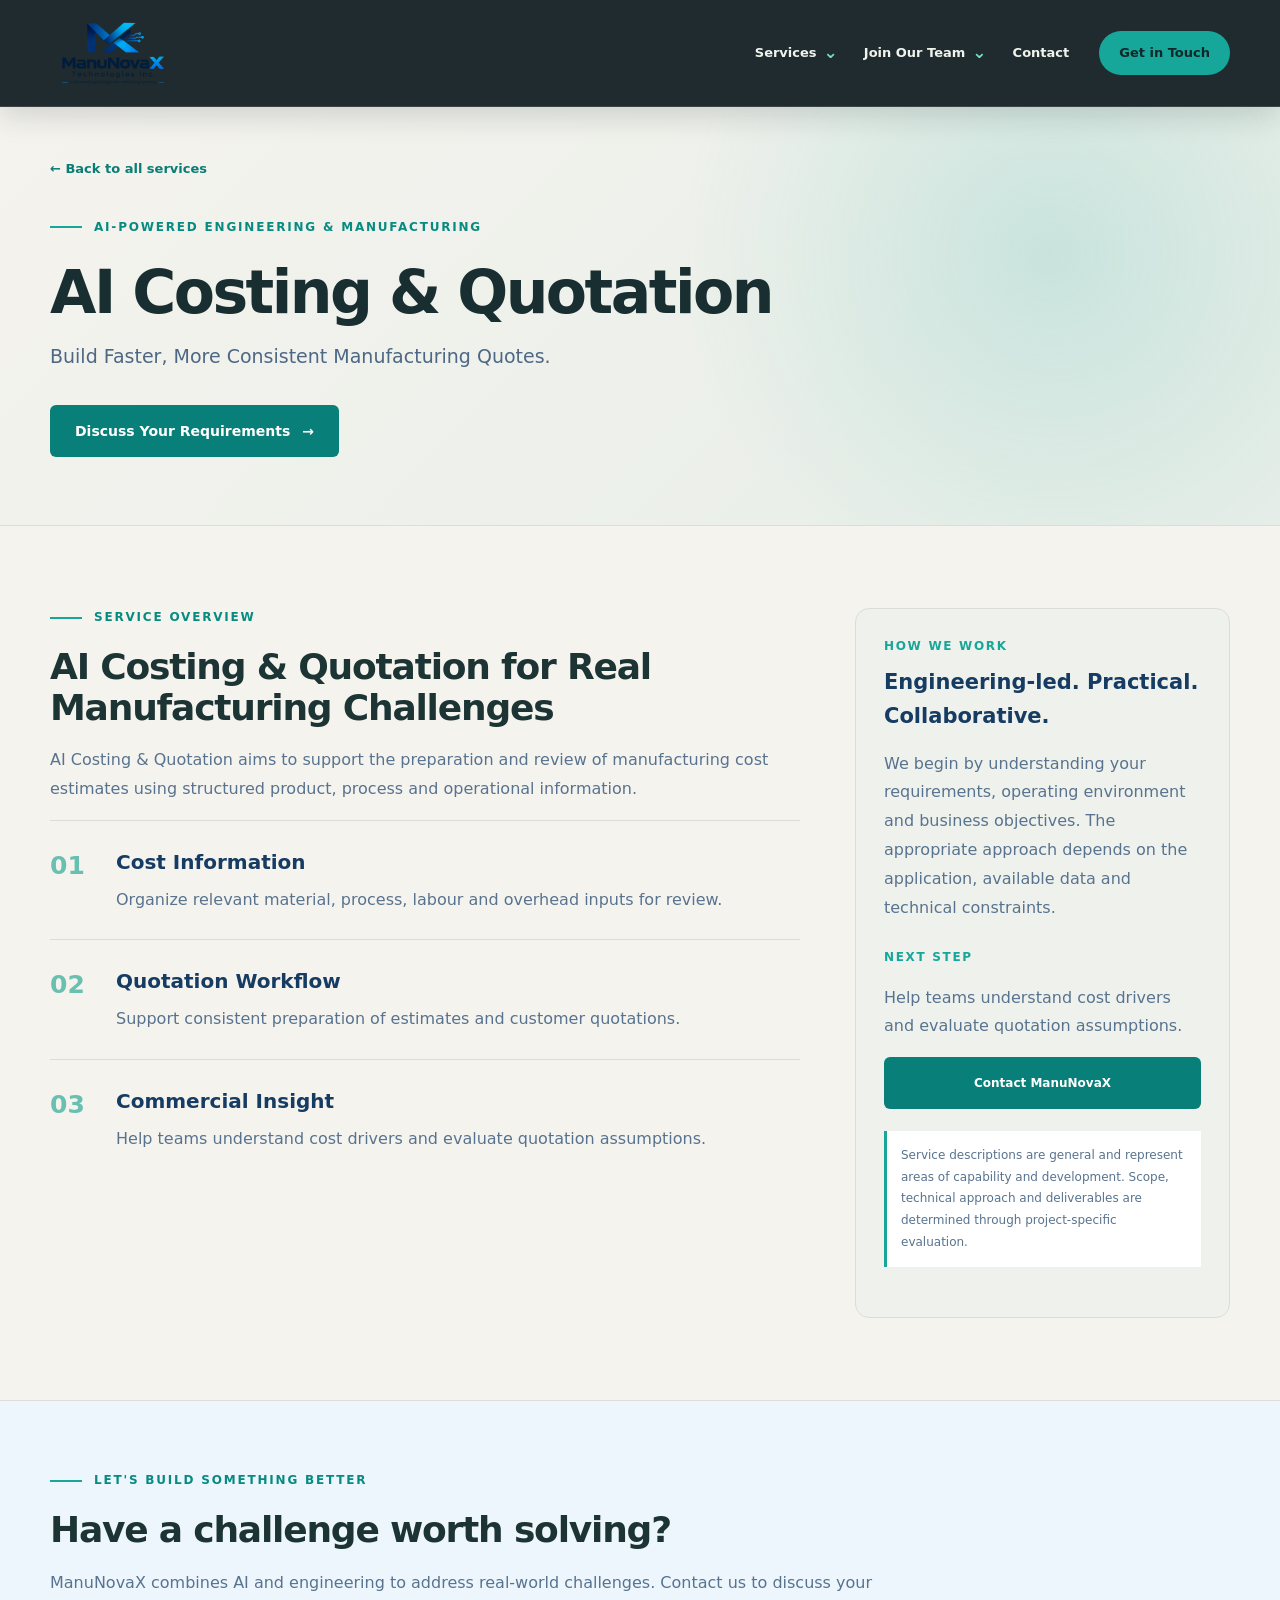
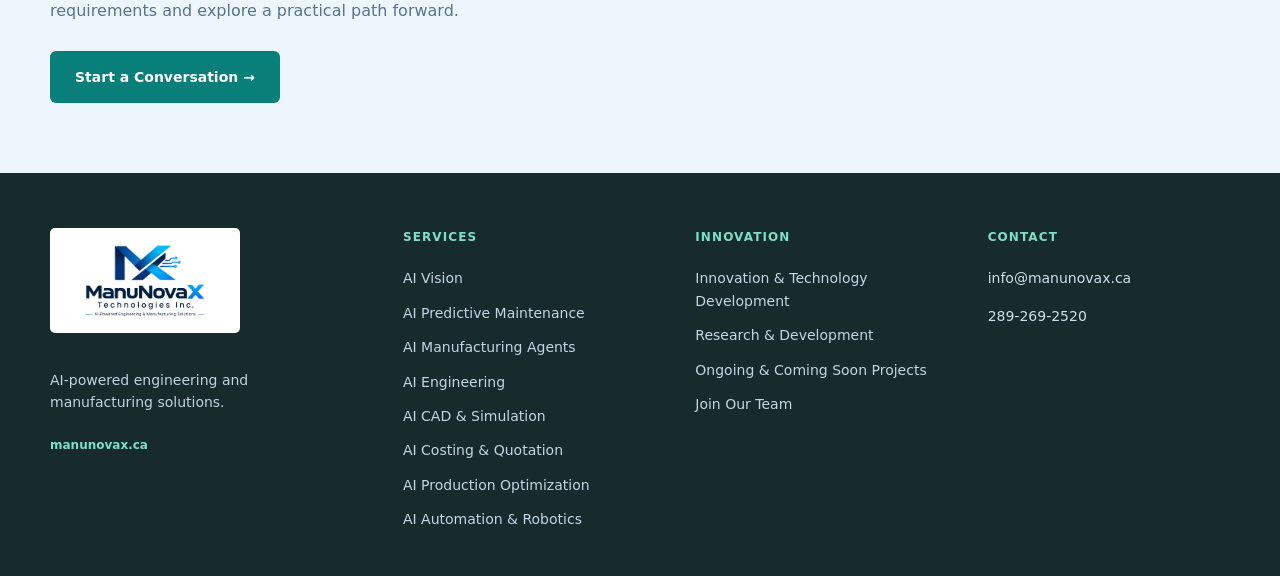
<file: ai-costing-quotation.html>
<!doctype html>
<html lang="en"><head><meta charset="utf-8"><meta name="viewport" content="width=device-width,initial-scale=1"><meta name="description" content="AI Costing & Quotation by ManuNovaX Technologies Inc."><title>AI Costing & Quotation | ManuNovaX Technologies Inc.</title><link rel="icon" href="manunovax-logo.png"><link rel="stylesheet" href="styles.css"></head>
<body><header><div class="container nav"><a class="brand" href="index.html#top"><img class="logo" src="manunovax-logo.png" alt="ManuNovaX Technologies Inc."></a><nav class="navlinks" aria-label="Main navigation"><div class="nav-item has-dropdown"><a class="nav-trigger" href="index.html#services" aria-haspopup="true" aria-expanded="false">Services <span class="chevron">⌄</span></a><div class="dropdown-menu"><div class="dropdown-heading">Our Services</div><a href="ai-vision.html">AI Vision</a><a href="ai-predictive-maintenance.html">AI Predictive Maintenance</a><a href="ai-manufacturing-agents.html">AI Manufacturing Agents</a><a href="ai-engineering.html">AI Engineering</a><a href="ai-cad-simulation.html">AI CAD & Simulation</a><a href="ai-costing-quotation.html">AI Costing & Quotation</a><a href="ai-production-optimization.html">AI Production Optimization</a><a href="ai-automation-robotics.html">AI Automation & Robotics</a><div class="dropdown-divider"></div><div class="dropdown-heading">Innovation</div><a href="index.html#innovation-development">Innovation &amp; Technology Development</a><a href="index.html#research-development">Research &amp; Development</a><a href="index.html#innovation-projects">Ongoing &amp; Coming Soon Projects</a></div></div><div class="nav-item has-dropdown"><a class="nav-trigger" href="index.html#join-team" aria-haspopup="true" aria-expanded="false">Join Our Team <span class="chevron">⌄</span></a><div class="dropdown-menu"><a href="index.html#join-team">Join Our Innovation Team</a><a href="index.html#partnerships">Technology Partnerships</a><a href="index.html#intellectual-property">Intellectual Property &amp; Innovation</a></div></div><a href="index.html#contact">Contact</a></nav><a class="nav-cta" href="index.html#contact">Get in Touch</a></div></header>
<main><section class="project-hero"><div class="container project-hero-inner"><a class="back-link" href="index.html#services">← Back to all services</a><div class="kicker">AI-POWERED ENGINEERING &amp; MANUFACTURING</div><h1>AI Costing & Quotation</h1><p class="lead">Build Faster, More Consistent Manufacturing Quotes.</p><a class="btn btn-primary" href="mailto:info@manunovax.ca?subject=AI%20Costing%20%26%20Quotation%20Inquiry">Discuss Your Requirements <span>→</span></a></div></section>
<section class="section"><div class="container project-content"><div class="project-main"><div class="kicker">SERVICE OVERVIEW</div><h2>AI Costing & Quotation for Real Manufacturing Challenges</h2><p>AI Costing & Quotation aims to support the preparation and review of manufacturing cost estimates using structured product, process and operational information.</p><div class="project-detail"><div class="project-number">01</div><div><h3>Cost Information</h3><p>Organize relevant material, process, labour and overhead inputs for review.</p></div></div><div class="project-detail"><div class="project-number">02</div><div><h3>Quotation Workflow</h3><p>Support consistent preparation of estimates and customer quotations.</p></div></div><div class="project-detail"><div class="project-number">03</div><div><h3>Commercial Insight</h3><p>Help teams understand cost drivers and evaluate quotation assumptions.</p></div></div></div><aside class="project-sidebar"><div class="small-label">HOW WE WORK</div><h3>Engineering-led. Practical. Collaborative.</h3><p>We begin by understanding your requirements, operating environment and business objectives. The appropriate approach depends on the application, available data and technical constraints.</p><div class="small-label">NEXT STEP</div><p>Help teams understand cost drivers and evaluate quotation assumptions.</p><a class="btn btn-primary" href="mailto:info@manunovax.ca?subject=AI%20Costing%20%26%20Quotation%20Inquiry">Contact ManuNovaX</a><p class="project-note">Service descriptions are general and represent areas of capability and development. Scope, technical approach and deliverables are determined through project-specific evaluation.</p></aside></div></section>
<section class="project-progress"><div class="container"><div class="kicker">LET'S BUILD SOMETHING BETTER</div><h2>Have a challenge worth solving?</h2><p>ManuNovaX combines AI and engineering to address real-world challenges. Contact us to discuss your requirements and explore a practical path forward.</p><a class="btn btn-primary" href="mailto:info@manunovax.ca?subject=AI%20Costing%20%26%20Quotation%20Project%20Inquiry">Start a Conversation →</a></div></section></main><footer><div class="container footer-grid"><div><img class="footer-logo" src="manunovax-logo.png" alt="ManuNovaX Technologies Inc."><p class="footer-text">AI-powered engineering and manufacturing solutions.</p><span class="domain">manunovax.ca</span></div><div><div class="footer-title">Services</div><div class="footer-links"><a href="ai-vision.html">AI Vision</a><a href="ai-predictive-maintenance.html">AI Predictive Maintenance</a><a href="ai-manufacturing-agents.html">AI Manufacturing Agents</a><a href="ai-engineering.html">AI Engineering</a><a href="ai-cad-simulation.html">AI CAD & Simulation</a><a href="ai-costing-quotation.html">AI Costing & Quotation</a><a href="ai-production-optimization.html">AI Production Optimization</a><a href="ai-automation-robotics.html">AI Automation & Robotics</a></div></div><div><div class="footer-title">Innovation</div><div class="footer-links"><a href="index.html#innovation-development">Innovation &amp; Technology Development</a><a href="index.html#research-development">Research &amp; Development</a><a href="index.html#innovation-projects">Ongoing &amp; Coming Soon Projects</a><a href="index.html#join-team">Join Our Team</a></div></div><div><div class="footer-title">Contact</div><div class="contact-value"><a href="mailto:info@manunovax.ca">info@manunovax.ca</a></div><div class="contact-value"><a href="tel:+12892692520">289-269-2520</a></div></div></div></footer><script src="script.js"></script></body></html>
</file>
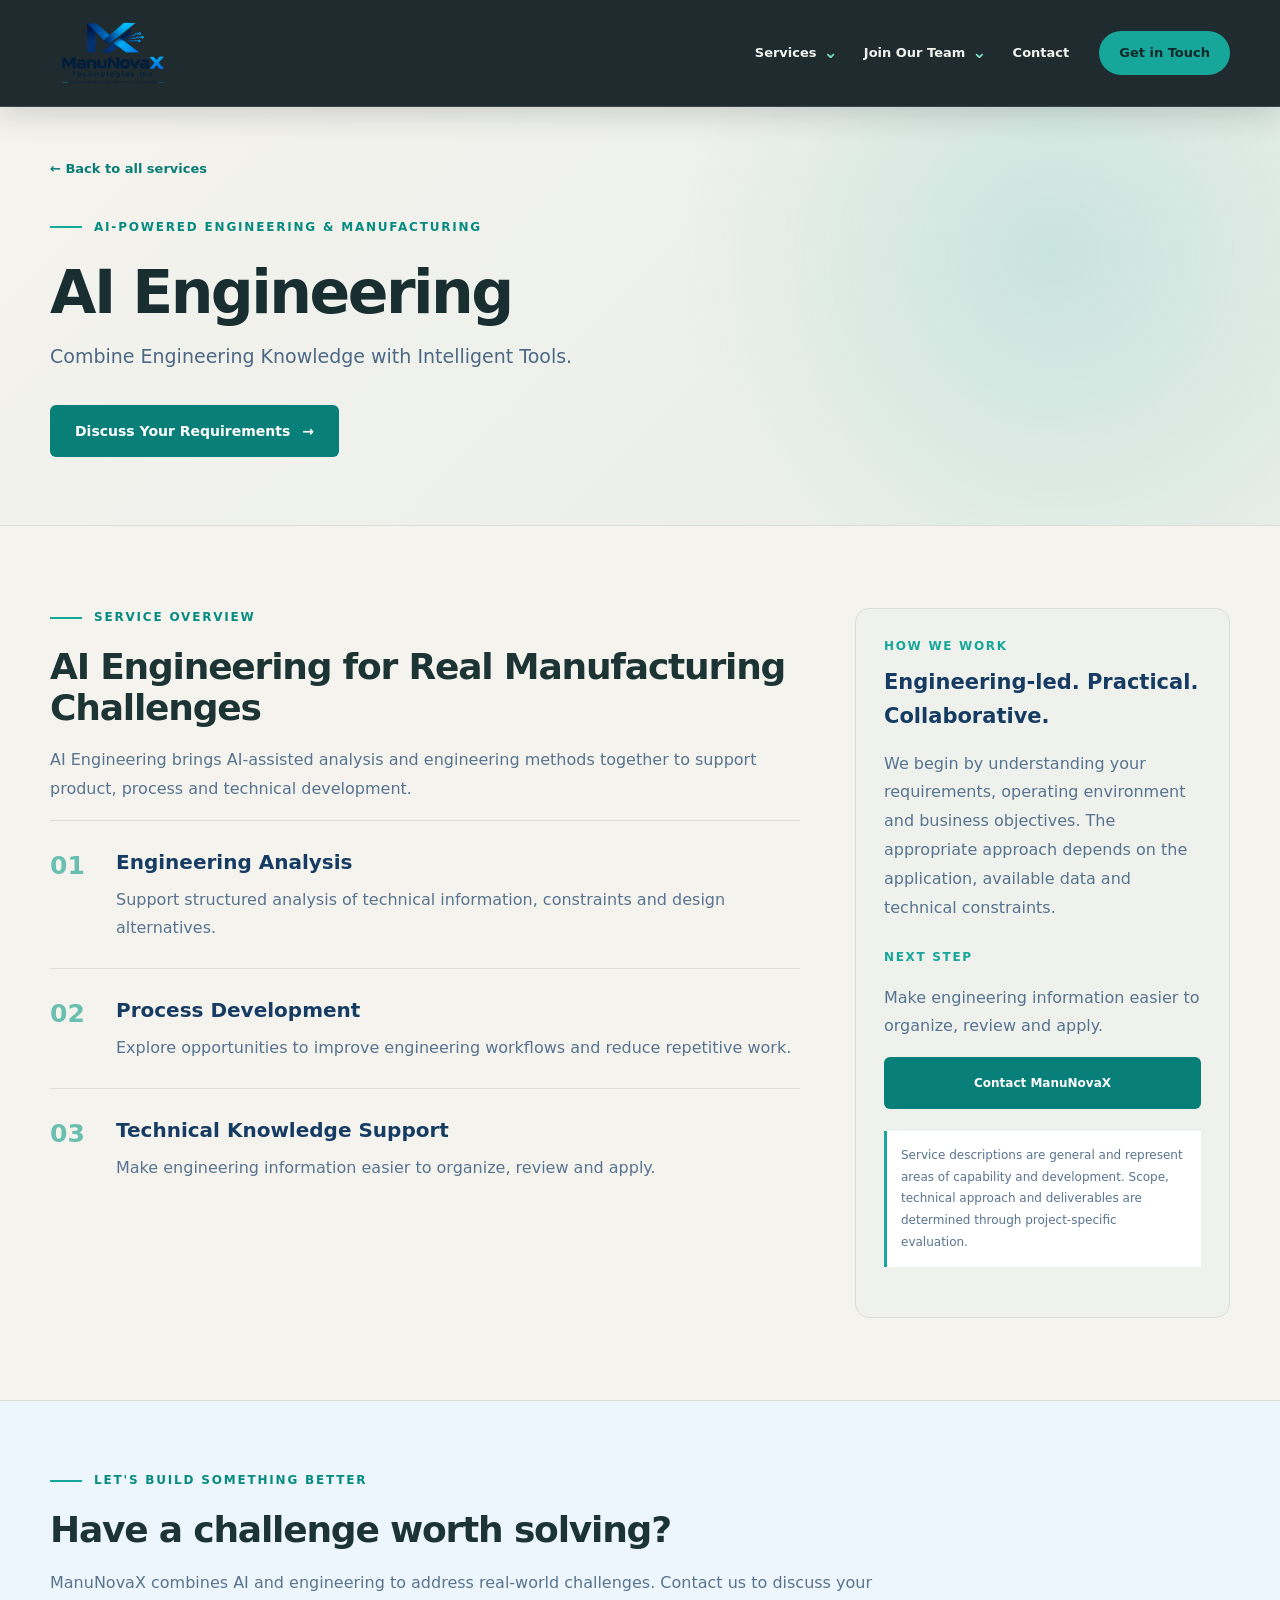
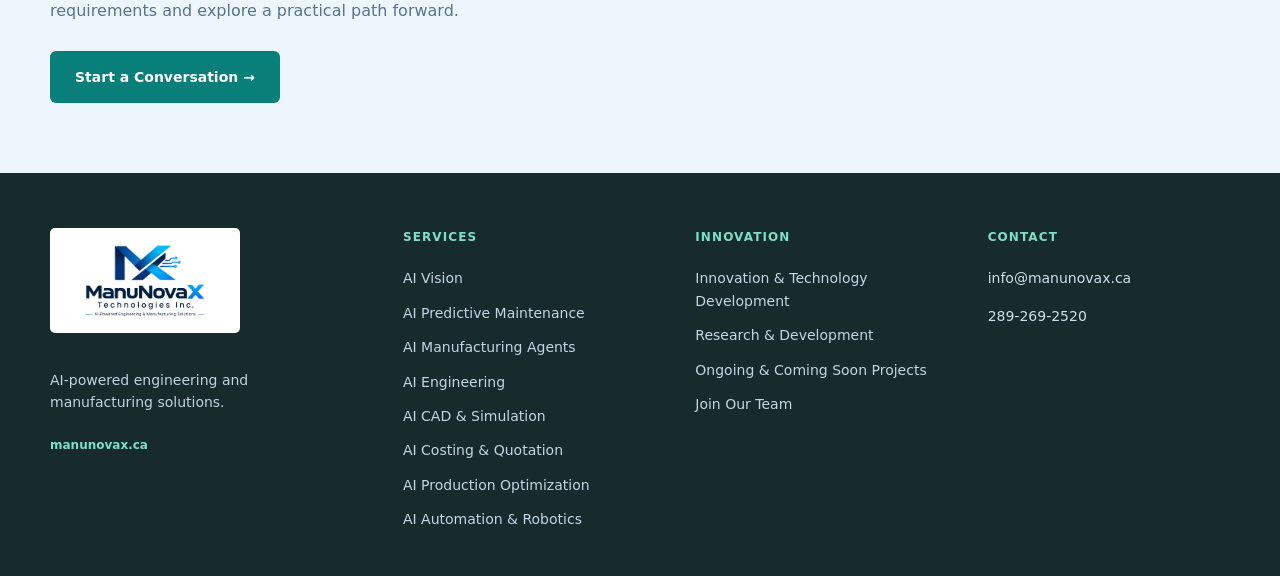
<file: ai-engineering.html>
<!doctype html>
<html lang="en"><head><meta charset="utf-8"><meta name="viewport" content="width=device-width,initial-scale=1"><meta name="description" content="AI Engineering by ManuNovaX Technologies Inc."><title>AI Engineering | ManuNovaX Technologies Inc.</title><link rel="icon" href="manunovax-logo.png"><link rel="stylesheet" href="styles.css"></head>
<body><header><div class="container nav"><a class="brand" href="index.html#top"><img class="logo" src="manunovax-logo.png" alt="ManuNovaX Technologies Inc."></a><nav class="navlinks" aria-label="Main navigation"><div class="nav-item has-dropdown"><a class="nav-trigger" href="index.html#services" aria-haspopup="true" aria-expanded="false">Services <span class="chevron">⌄</span></a><div class="dropdown-menu"><div class="dropdown-heading">Our Services</div><a href="ai-vision.html">AI Vision</a><a href="ai-predictive-maintenance.html">AI Predictive Maintenance</a><a href="ai-manufacturing-agents.html">AI Manufacturing Agents</a><a href="ai-engineering.html">AI Engineering</a><a href="ai-cad-simulation.html">AI CAD & Simulation</a><a href="ai-costing-quotation.html">AI Costing & Quotation</a><a href="ai-production-optimization.html">AI Production Optimization</a><a href="ai-automation-robotics.html">AI Automation & Robotics</a><div class="dropdown-divider"></div><div class="dropdown-heading">Innovation</div><a href="index.html#innovation-development">Innovation &amp; Technology Development</a><a href="index.html#research-development">Research &amp; Development</a><a href="index.html#innovation-projects">Ongoing &amp; Coming Soon Projects</a></div></div><div class="nav-item has-dropdown"><a class="nav-trigger" href="index.html#join-team" aria-haspopup="true" aria-expanded="false">Join Our Team <span class="chevron">⌄</span></a><div class="dropdown-menu"><a href="index.html#join-team">Join Our Innovation Team</a><a href="index.html#partnerships">Technology Partnerships</a><a href="index.html#intellectual-property">Intellectual Property &amp; Innovation</a></div></div><a href="index.html#contact">Contact</a></nav><a class="nav-cta" href="index.html#contact">Get in Touch</a></div></header>
<main><section class="project-hero"><div class="container project-hero-inner"><a class="back-link" href="index.html#services">← Back to all services</a><div class="kicker">AI-POWERED ENGINEERING &amp; MANUFACTURING</div><h1>AI Engineering</h1><p class="lead">Combine Engineering Knowledge with Intelligent Tools.</p><a class="btn btn-primary" href="mailto:info@manunovax.ca?subject=AI%20Engineering%20Inquiry">Discuss Your Requirements <span>→</span></a></div></section>
<section class="section"><div class="container project-content"><div class="project-main"><div class="kicker">SERVICE OVERVIEW</div><h2>AI Engineering for Real Manufacturing Challenges</h2><p>AI Engineering brings AI-assisted analysis and engineering methods together to support product, process and technical development.</p><div class="project-detail"><div class="project-number">01</div><div><h3>Engineering Analysis</h3><p>Support structured analysis of technical information, constraints and design alternatives.</p></div></div><div class="project-detail"><div class="project-number">02</div><div><h3>Process Development</h3><p>Explore opportunities to improve engineering workflows and reduce repetitive work.</p></div></div><div class="project-detail"><div class="project-number">03</div><div><h3>Technical Knowledge Support</h3><p>Make engineering information easier to organize, review and apply.</p></div></div></div><aside class="project-sidebar"><div class="small-label">HOW WE WORK</div><h3>Engineering-led. Practical. Collaborative.</h3><p>We begin by understanding your requirements, operating environment and business objectives. The appropriate approach depends on the application, available data and technical constraints.</p><div class="small-label">NEXT STEP</div><p>Make engineering information easier to organize, review and apply.</p><a class="btn btn-primary" href="mailto:info@manunovax.ca?subject=AI%20Engineering%20Inquiry">Contact ManuNovaX</a><p class="project-note">Service descriptions are general and represent areas of capability and development. Scope, technical approach and deliverables are determined through project-specific evaluation.</p></aside></div></section>
<section class="project-progress"><div class="container"><div class="kicker">LET'S BUILD SOMETHING BETTER</div><h2>Have a challenge worth solving?</h2><p>ManuNovaX combines AI and engineering to address real-world challenges. Contact us to discuss your requirements and explore a practical path forward.</p><a class="btn btn-primary" href="mailto:info@manunovax.ca?subject=AI%20Engineering%20Project%20Inquiry">Start a Conversation →</a></div></section></main><footer><div class="container footer-grid"><div><img class="footer-logo" src="manunovax-logo.png" alt="ManuNovaX Technologies Inc."><p class="footer-text">AI-powered engineering and manufacturing solutions.</p><span class="domain">manunovax.ca</span></div><div><div class="footer-title">Services</div><div class="footer-links"><a href="ai-vision.html">AI Vision</a><a href="ai-predictive-maintenance.html">AI Predictive Maintenance</a><a href="ai-manufacturing-agents.html">AI Manufacturing Agents</a><a href="ai-engineering.html">AI Engineering</a><a href="ai-cad-simulation.html">AI CAD & Simulation</a><a href="ai-costing-quotation.html">AI Costing & Quotation</a><a href="ai-production-optimization.html">AI Production Optimization</a><a href="ai-automation-robotics.html">AI Automation & Robotics</a></div></div><div><div class="footer-title">Innovation</div><div class="footer-links"><a href="index.html#innovation-development">Innovation &amp; Technology Development</a><a href="index.html#research-development">Research &amp; Development</a><a href="index.html#innovation-projects">Ongoing &amp; Coming Soon Projects</a><a href="index.html#join-team">Join Our Team</a></div></div><div><div class="footer-title">Contact</div><div class="contact-value"><a href="mailto:info@manunovax.ca">info@manunovax.ca</a></div><div class="contact-value"><a href="tel:+12892692520">289-269-2520</a></div></div></div></footer><script src="script.js"></script></body></html>
</file>
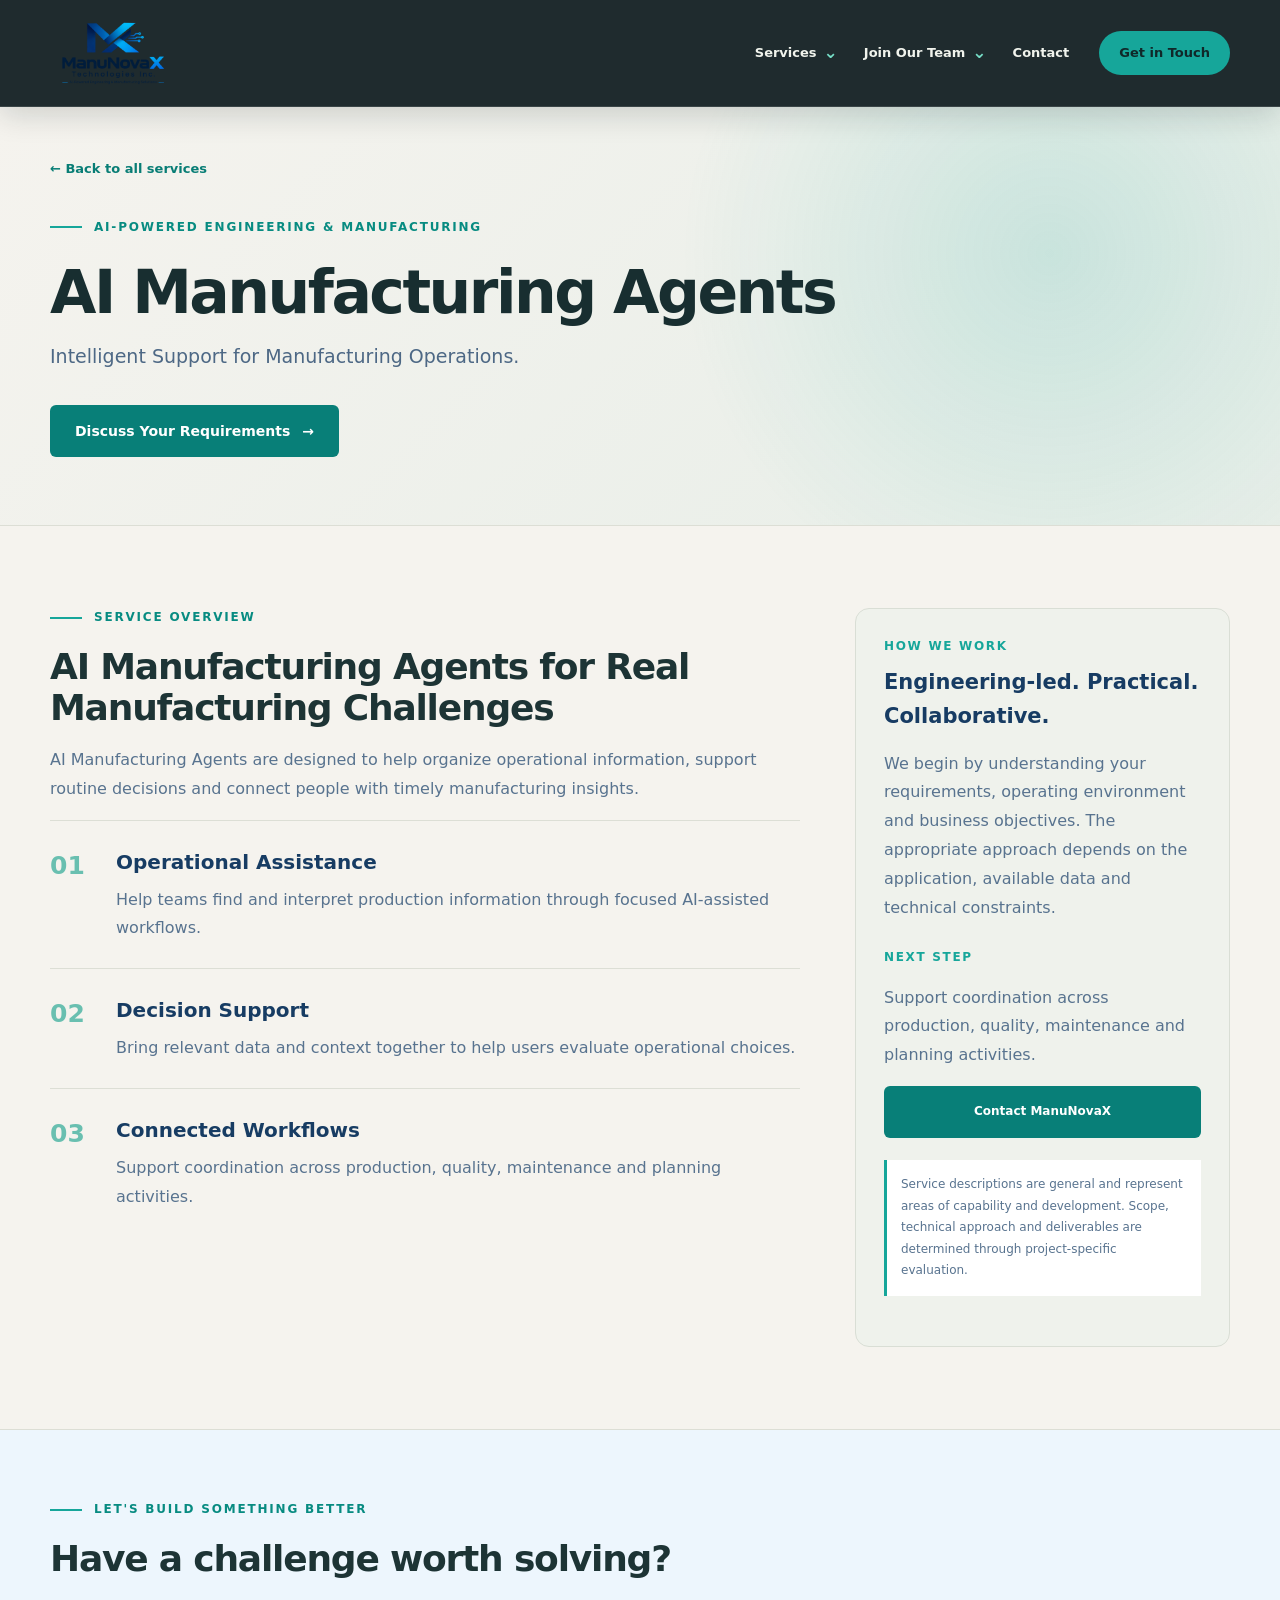
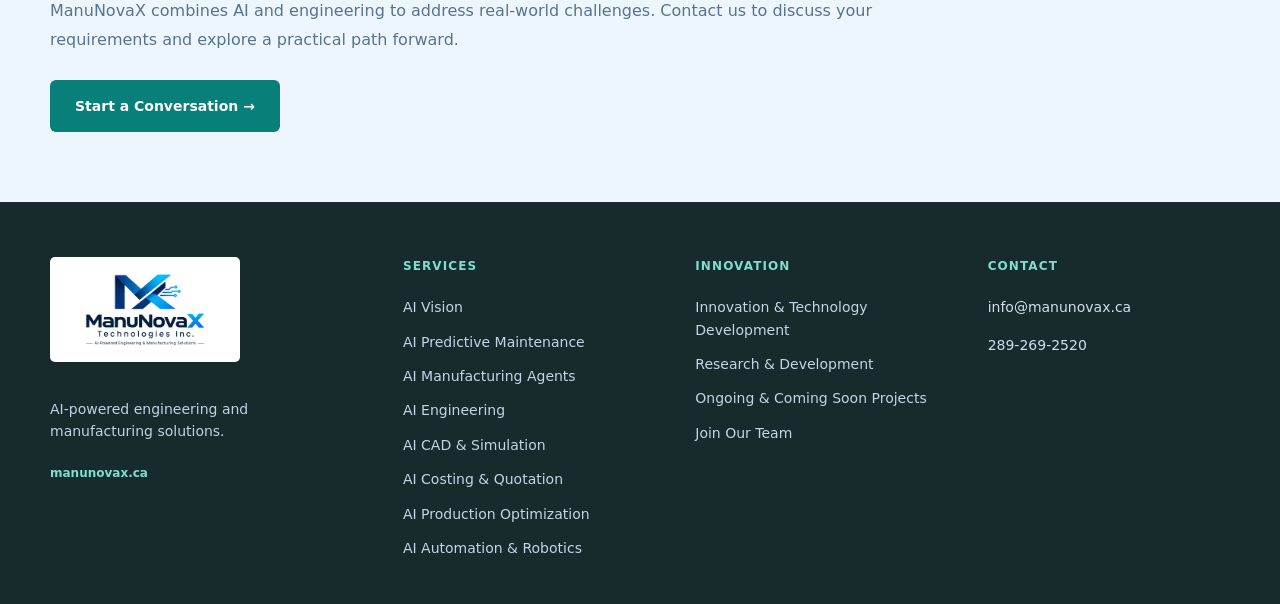
<file: ai-manufacturing-agents.html>
<!doctype html>
<html lang="en"><head><meta charset="utf-8"><meta name="viewport" content="width=device-width,initial-scale=1"><meta name="description" content="AI Manufacturing Agents by ManuNovaX Technologies Inc."><title>AI Manufacturing Agents | ManuNovaX Technologies Inc.</title><link rel="icon" href="manunovax-logo.png"><link rel="stylesheet" href="styles.css"></head>
<body><header><div class="container nav"><a class="brand" href="index.html#top"><img class="logo" src="manunovax-logo.png" alt="ManuNovaX Technologies Inc."></a><nav class="navlinks" aria-label="Main navigation"><div class="nav-item has-dropdown"><a class="nav-trigger" href="index.html#services" aria-haspopup="true" aria-expanded="false">Services <span class="chevron">⌄</span></a><div class="dropdown-menu"><div class="dropdown-heading">Our Services</div><a href="ai-vision.html">AI Vision</a><a href="ai-predictive-maintenance.html">AI Predictive Maintenance</a><a href="ai-manufacturing-agents.html">AI Manufacturing Agents</a><a href="ai-engineering.html">AI Engineering</a><a href="ai-cad-simulation.html">AI CAD & Simulation</a><a href="ai-costing-quotation.html">AI Costing & Quotation</a><a href="ai-production-optimization.html">AI Production Optimization</a><a href="ai-automation-robotics.html">AI Automation & Robotics</a><div class="dropdown-divider"></div><div class="dropdown-heading">Innovation</div><a href="index.html#innovation-development">Innovation &amp; Technology Development</a><a href="index.html#research-development">Research &amp; Development</a><a href="index.html#innovation-projects">Ongoing &amp; Coming Soon Projects</a></div></div><div class="nav-item has-dropdown"><a class="nav-trigger" href="index.html#join-team" aria-haspopup="true" aria-expanded="false">Join Our Team <span class="chevron">⌄</span></a><div class="dropdown-menu"><a href="index.html#join-team">Join Our Innovation Team</a><a href="index.html#partnerships">Technology Partnerships</a><a href="index.html#intellectual-property">Intellectual Property &amp; Innovation</a></div></div><a href="index.html#contact">Contact</a></nav><a class="nav-cta" href="index.html#contact">Get in Touch</a></div></header>
<main><section class="project-hero"><div class="container project-hero-inner"><a class="back-link" href="index.html#services">← Back to all services</a><div class="kicker">AI-POWERED ENGINEERING &amp; MANUFACTURING</div><h1>AI Manufacturing Agents</h1><p class="lead">Intelligent Support for Manufacturing Operations.</p><a class="btn btn-primary" href="mailto:info@manunovax.ca?subject=AI%20Manufacturing%20Agents%20Inquiry">Discuss Your Requirements <span>→</span></a></div></section>
<section class="section"><div class="container project-content"><div class="project-main"><div class="kicker">SERVICE OVERVIEW</div><h2>AI Manufacturing Agents for Real Manufacturing Challenges</h2><p>AI Manufacturing Agents are designed to help organize operational information, support routine decisions and connect people with timely manufacturing insights.</p><div class="project-detail"><div class="project-number">01</div><div><h3>Operational Assistance</h3><p>Help teams find and interpret production information through focused AI-assisted workflows.</p></div></div><div class="project-detail"><div class="project-number">02</div><div><h3>Decision Support</h3><p>Bring relevant data and context together to help users evaluate operational choices.</p></div></div><div class="project-detail"><div class="project-number">03</div><div><h3>Connected Workflows</h3><p>Support coordination across production, quality, maintenance and planning activities.</p></div></div></div><aside class="project-sidebar"><div class="small-label">HOW WE WORK</div><h3>Engineering-led. Practical. Collaborative.</h3><p>We begin by understanding your requirements, operating environment and business objectives. The appropriate approach depends on the application, available data and technical constraints.</p><div class="small-label">NEXT STEP</div><p>Support coordination across production, quality, maintenance and planning activities.</p><a class="btn btn-primary" href="mailto:info@manunovax.ca?subject=AI%20Manufacturing%20Agents%20Inquiry">Contact ManuNovaX</a><p class="project-note">Service descriptions are general and represent areas of capability and development. Scope, technical approach and deliverables are determined through project-specific evaluation.</p></aside></div></section>
<section class="project-progress"><div class="container"><div class="kicker">LET'S BUILD SOMETHING BETTER</div><h2>Have a challenge worth solving?</h2><p>ManuNovaX combines AI and engineering to address real-world challenges. Contact us to discuss your requirements and explore a practical path forward.</p><a class="btn btn-primary" href="mailto:info@manunovax.ca?subject=AI%20Manufacturing%20Agents%20Project%20Inquiry">Start a Conversation →</a></div></section></main><footer><div class="container footer-grid"><div><img class="footer-logo" src="manunovax-logo.png" alt="ManuNovaX Technologies Inc."><p class="footer-text">AI-powered engineering and manufacturing solutions.</p><span class="domain">manunovax.ca</span></div><div><div class="footer-title">Services</div><div class="footer-links"><a href="ai-vision.html">AI Vision</a><a href="ai-predictive-maintenance.html">AI Predictive Maintenance</a><a href="ai-manufacturing-agents.html">AI Manufacturing Agents</a><a href="ai-engineering.html">AI Engineering</a><a href="ai-cad-simulation.html">AI CAD & Simulation</a><a href="ai-costing-quotation.html">AI Costing & Quotation</a><a href="ai-production-optimization.html">AI Production Optimization</a><a href="ai-automation-robotics.html">AI Automation & Robotics</a></div></div><div><div class="footer-title">Innovation</div><div class="footer-links"><a href="index.html#innovation-development">Innovation &amp; Technology Development</a><a href="index.html#research-development">Research &amp; Development</a><a href="index.html#innovation-projects">Ongoing &amp; Coming Soon Projects</a><a href="index.html#join-team">Join Our Team</a></div></div><div><div class="footer-title">Contact</div><div class="contact-value"><a href="mailto:info@manunovax.ca">info@manunovax.ca</a></div><div class="contact-value"><a href="tel:+12892692520">289-269-2520</a></div></div></div></footer><script src="script.js"></script></body></html>
</file>
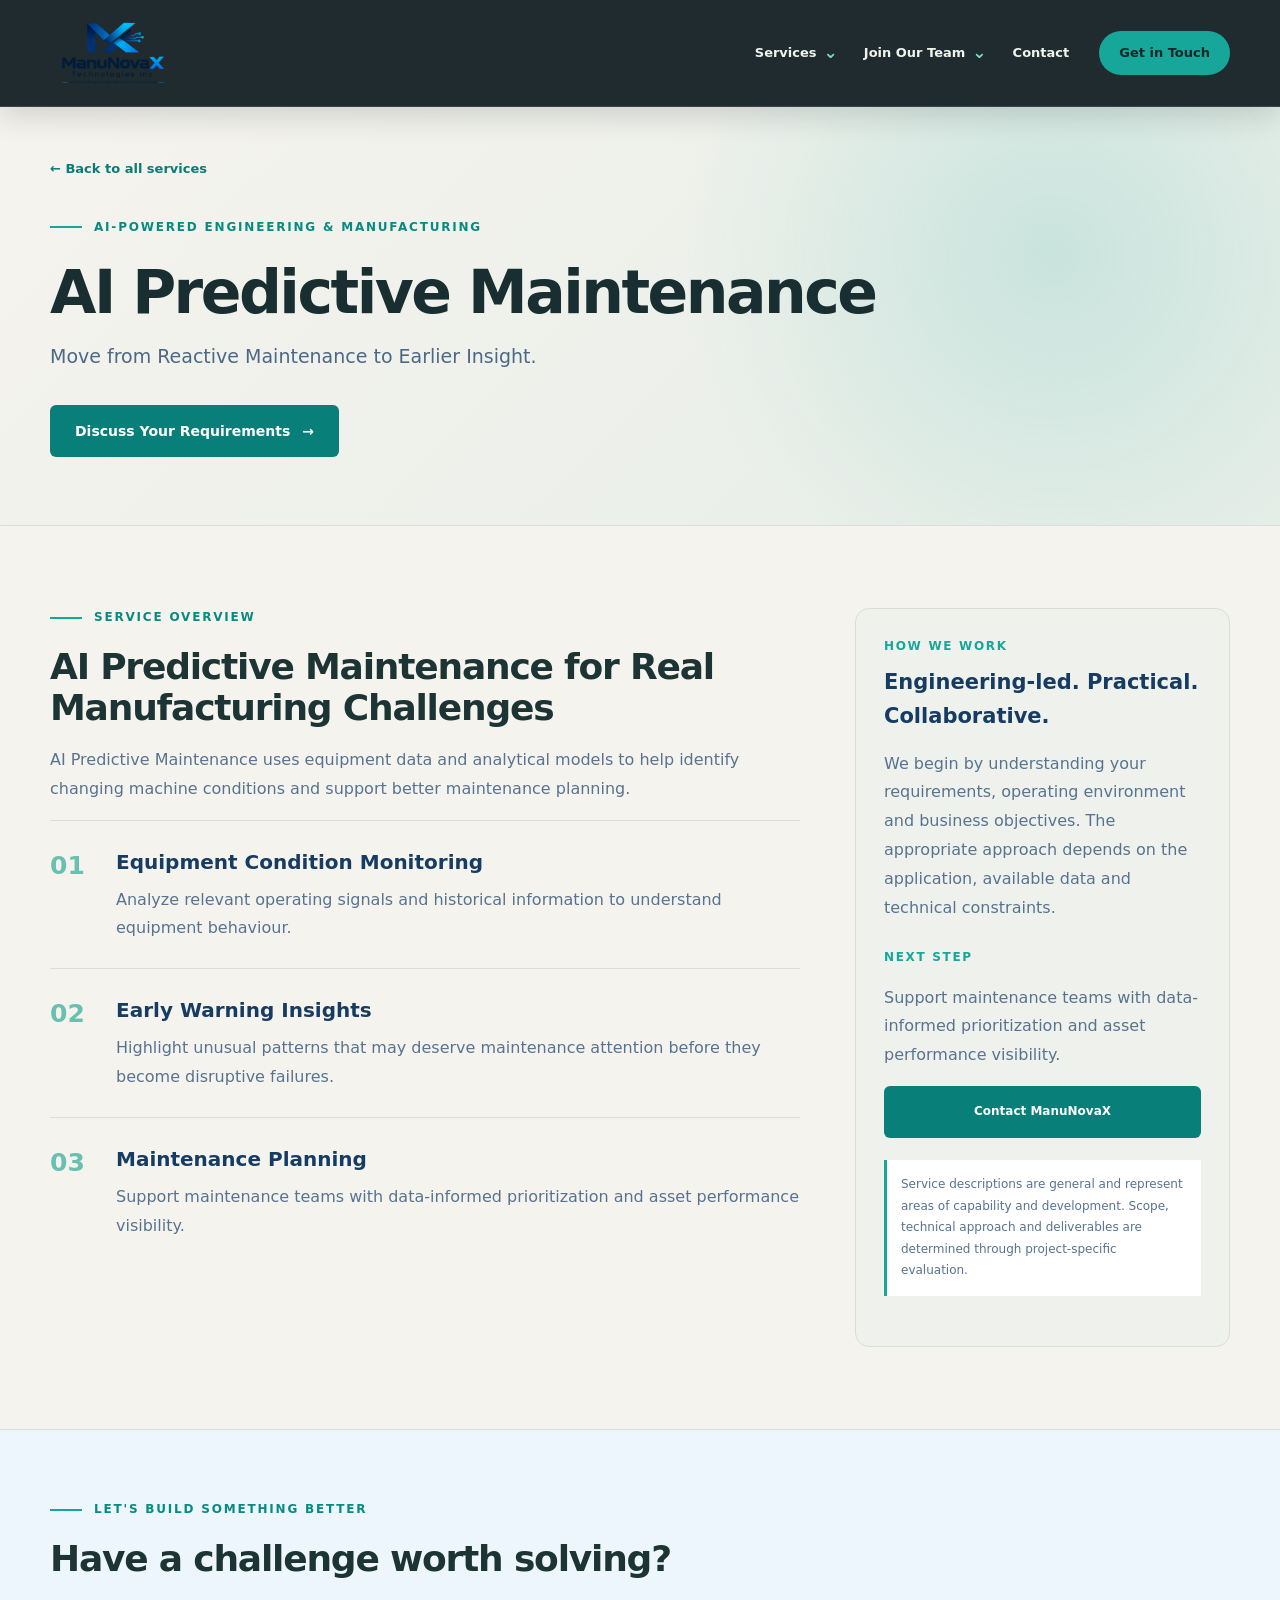
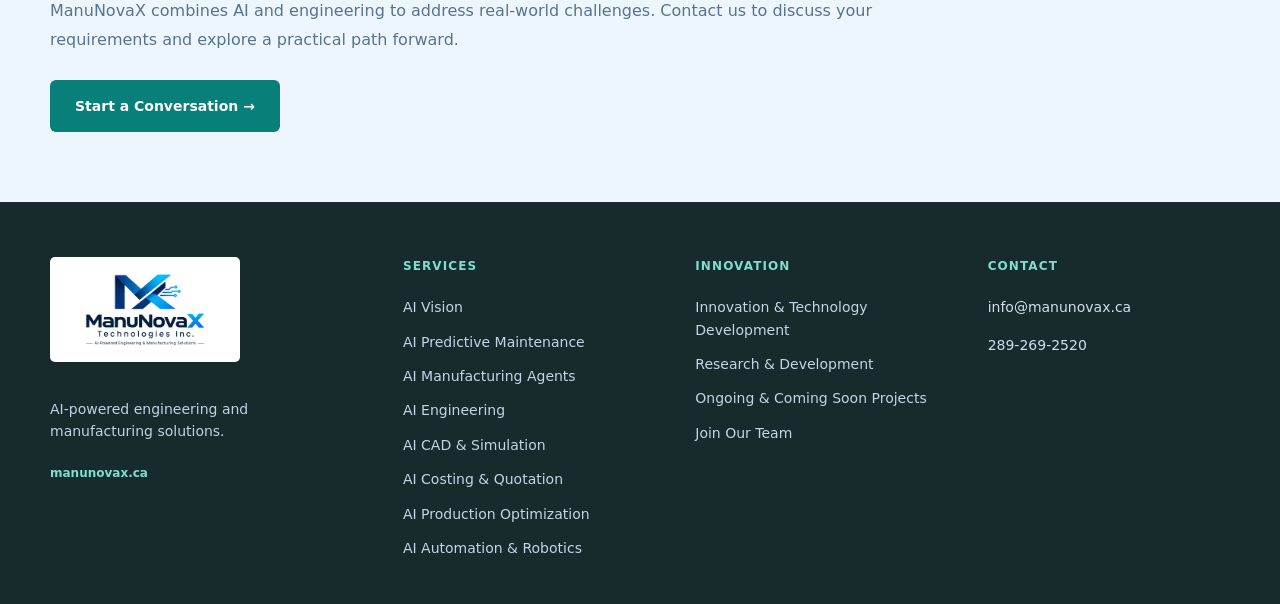
<file: ai-predictive-maintenance.html>
<!doctype html>
<html lang="en"><head><meta charset="utf-8"><meta name="viewport" content="width=device-width,initial-scale=1"><meta name="description" content="AI Predictive Maintenance by ManuNovaX Technologies Inc."><title>AI Predictive Maintenance | ManuNovaX Technologies Inc.</title><link rel="icon" href="manunovax-logo.png"><link rel="stylesheet" href="styles.css"></head>
<body><header><div class="container nav"><a class="brand" href="index.html#top"><img class="logo" src="manunovax-logo.png" alt="ManuNovaX Technologies Inc."></a><nav class="navlinks" aria-label="Main navigation"><div class="nav-item has-dropdown"><a class="nav-trigger" href="index.html#services" aria-haspopup="true" aria-expanded="false">Services <span class="chevron">⌄</span></a><div class="dropdown-menu"><div class="dropdown-heading">Our Services</div><a href="ai-vision.html">AI Vision</a><a href="ai-predictive-maintenance.html">AI Predictive Maintenance</a><a href="ai-manufacturing-agents.html">AI Manufacturing Agents</a><a href="ai-engineering.html">AI Engineering</a><a href="ai-cad-simulation.html">AI CAD & Simulation</a><a href="ai-costing-quotation.html">AI Costing & Quotation</a><a href="ai-production-optimization.html">AI Production Optimization</a><a href="ai-automation-robotics.html">AI Automation & Robotics</a><div class="dropdown-divider"></div><div class="dropdown-heading">Innovation</div><a href="index.html#innovation-development">Innovation &amp; Technology Development</a><a href="index.html#research-development">Research &amp; Development</a><a href="index.html#innovation-projects">Ongoing &amp; Coming Soon Projects</a></div></div><div class="nav-item has-dropdown"><a class="nav-trigger" href="index.html#join-team" aria-haspopup="true" aria-expanded="false">Join Our Team <span class="chevron">⌄</span></a><div class="dropdown-menu"><a href="index.html#join-team">Join Our Innovation Team</a><a href="index.html#partnerships">Technology Partnerships</a><a href="index.html#intellectual-property">Intellectual Property &amp; Innovation</a></div></div><a href="index.html#contact">Contact</a></nav><a class="nav-cta" href="index.html#contact">Get in Touch</a></div></header>
<main><section class="project-hero"><div class="container project-hero-inner"><a class="back-link" href="index.html#services">← Back to all services</a><div class="kicker">AI-POWERED ENGINEERING &amp; MANUFACTURING</div><h1>AI Predictive Maintenance</h1><p class="lead">Move from Reactive Maintenance to Earlier Insight.</p><a class="btn btn-primary" href="mailto:info@manunovax.ca?subject=AI%20Predictive%20Maintenance%20Inquiry">Discuss Your Requirements <span>→</span></a></div></section>
<section class="section"><div class="container project-content"><div class="project-main"><div class="kicker">SERVICE OVERVIEW</div><h2>AI Predictive Maintenance for Real Manufacturing Challenges</h2><p>AI Predictive Maintenance uses equipment data and analytical models to help identify changing machine conditions and support better maintenance planning.</p><div class="project-detail"><div class="project-number">01</div><div><h3>Equipment Condition Monitoring</h3><p>Analyze relevant operating signals and historical information to understand equipment behaviour.</p></div></div><div class="project-detail"><div class="project-number">02</div><div><h3>Early Warning Insights</h3><p>Highlight unusual patterns that may deserve maintenance attention before they become disruptive failures.</p></div></div><div class="project-detail"><div class="project-number">03</div><div><h3>Maintenance Planning</h3><p>Support maintenance teams with data-informed prioritization and asset performance visibility.</p></div></div></div><aside class="project-sidebar"><div class="small-label">HOW WE WORK</div><h3>Engineering-led. Practical. Collaborative.</h3><p>We begin by understanding your requirements, operating environment and business objectives. The appropriate approach depends on the application, available data and technical constraints.</p><div class="small-label">NEXT STEP</div><p>Support maintenance teams with data-informed prioritization and asset performance visibility.</p><a class="btn btn-primary" href="mailto:info@manunovax.ca?subject=AI%20Predictive%20Maintenance%20Inquiry">Contact ManuNovaX</a><p class="project-note">Service descriptions are general and represent areas of capability and development. Scope, technical approach and deliverables are determined through project-specific evaluation.</p></aside></div></section>
<section class="project-progress"><div class="container"><div class="kicker">LET'S BUILD SOMETHING BETTER</div><h2>Have a challenge worth solving?</h2><p>ManuNovaX combines AI and engineering to address real-world challenges. Contact us to discuss your requirements and explore a practical path forward.</p><a class="btn btn-primary" href="mailto:info@manunovax.ca?subject=AI%20Predictive%20Maintenance%20Project%20Inquiry">Start a Conversation →</a></div></section></main><footer><div class="container footer-grid"><div><img class="footer-logo" src="manunovax-logo.png" alt="ManuNovaX Technologies Inc."><p class="footer-text">AI-powered engineering and manufacturing solutions.</p><span class="domain">manunovax.ca</span></div><div><div class="footer-title">Services</div><div class="footer-links"><a href="ai-vision.html">AI Vision</a><a href="ai-predictive-maintenance.html">AI Predictive Maintenance</a><a href="ai-manufacturing-agents.html">AI Manufacturing Agents</a><a href="ai-engineering.html">AI Engineering</a><a href="ai-cad-simulation.html">AI CAD & Simulation</a><a href="ai-costing-quotation.html">AI Costing & Quotation</a><a href="ai-production-optimization.html">AI Production Optimization</a><a href="ai-automation-robotics.html">AI Automation & Robotics</a></div></div><div><div class="footer-title">Innovation</div><div class="footer-links"><a href="index.html#innovation-development">Innovation &amp; Technology Development</a><a href="index.html#research-development">Research &amp; Development</a><a href="index.html#innovation-projects">Ongoing &amp; Coming Soon Projects</a><a href="index.html#join-team">Join Our Team</a></div></div><div><div class="footer-title">Contact</div><div class="contact-value"><a href="mailto:info@manunovax.ca">info@manunovax.ca</a></div><div class="contact-value"><a href="tel:+12892692520">289-269-2520</a></div></div></div></footer><script src="script.js"></script></body></html>
</file>
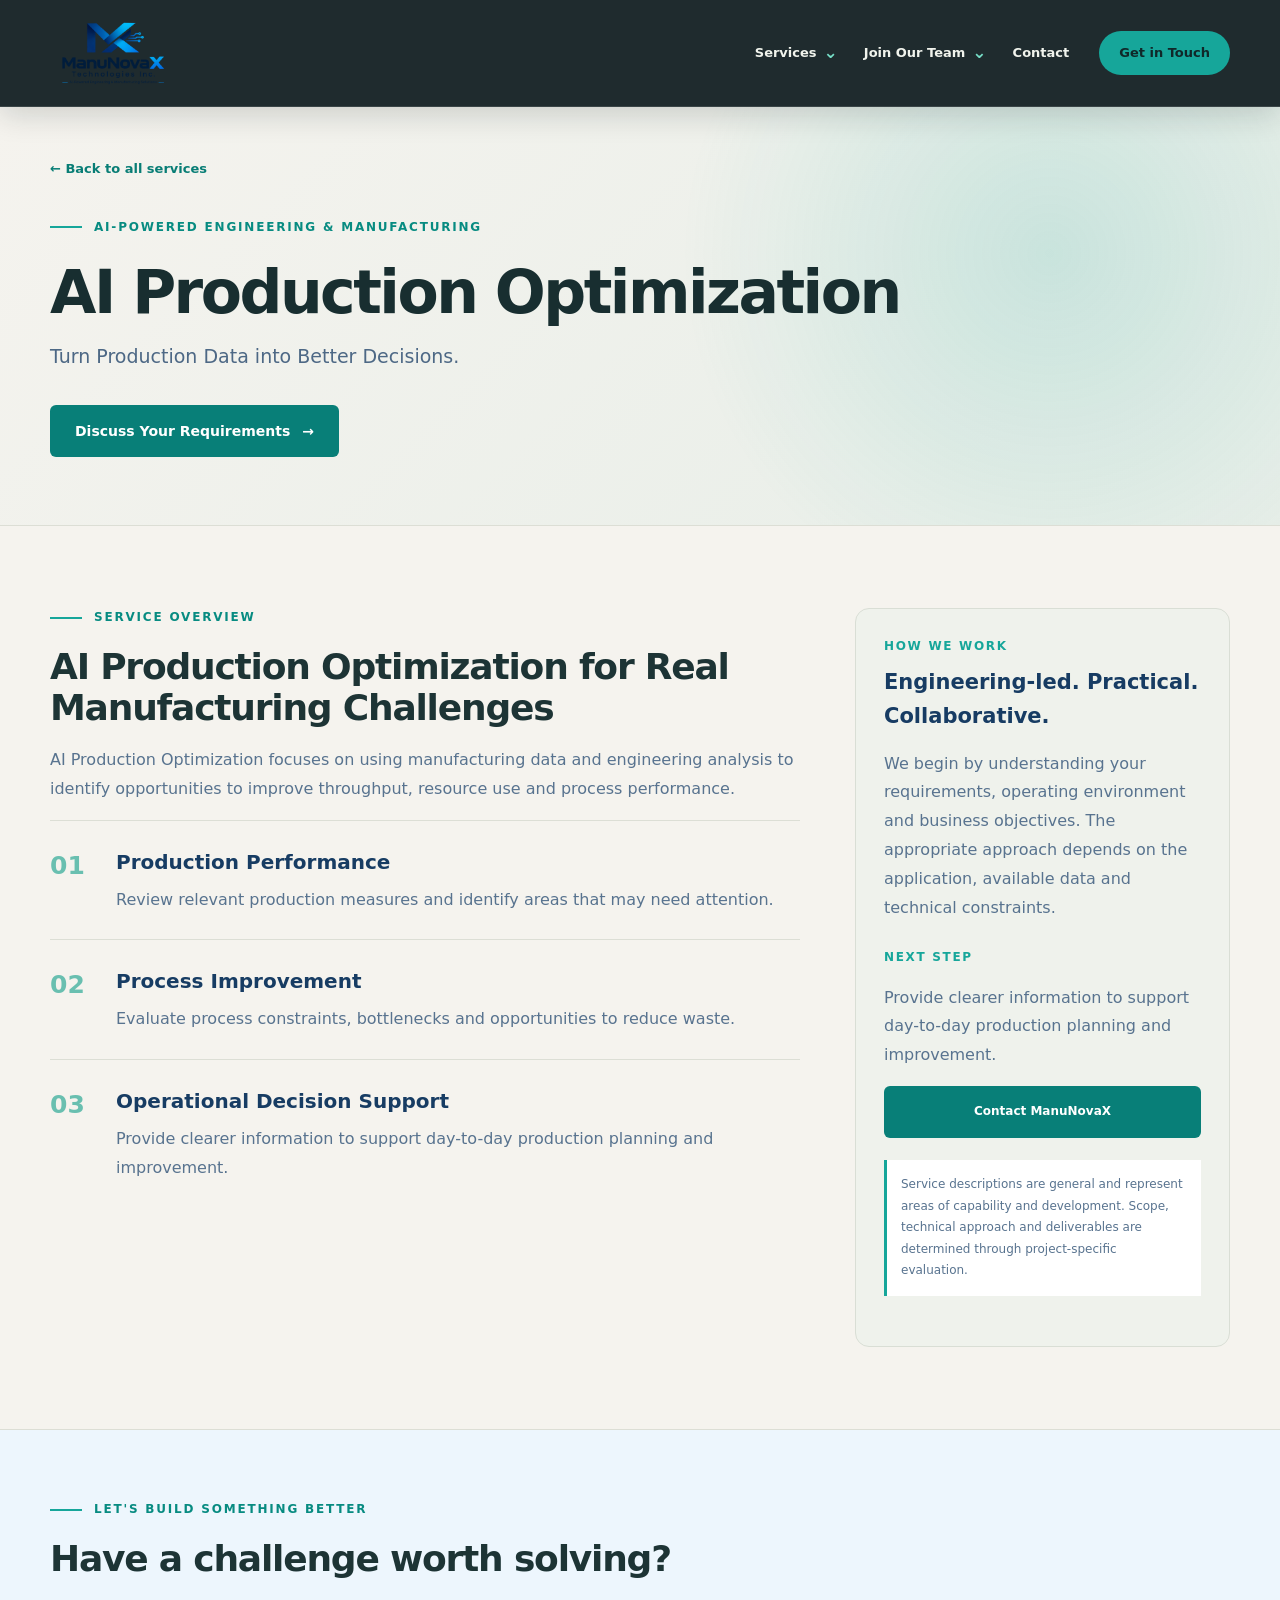
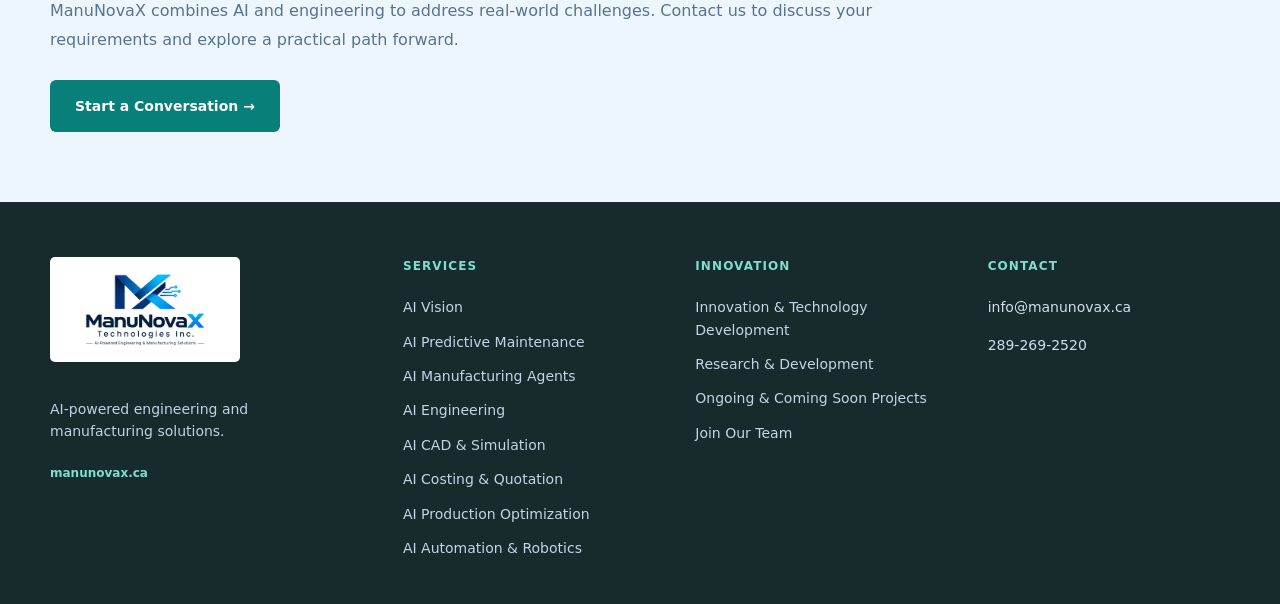
<file: ai-production-optimization.html>
<!doctype html>
<html lang="en"><head><meta charset="utf-8"><meta name="viewport" content="width=device-width,initial-scale=1"><meta name="description" content="AI Production Optimization by ManuNovaX Technologies Inc."><title>AI Production Optimization | ManuNovaX Technologies Inc.</title><link rel="icon" href="manunovax-logo.png"><link rel="stylesheet" href="styles.css"></head>
<body><header><div class="container nav"><a class="brand" href="index.html#top"><img class="logo" src="manunovax-logo.png" alt="ManuNovaX Technologies Inc."></a><nav class="navlinks" aria-label="Main navigation"><div class="nav-item has-dropdown"><a class="nav-trigger" href="index.html#services" aria-haspopup="true" aria-expanded="false">Services <span class="chevron">⌄</span></a><div class="dropdown-menu"><div class="dropdown-heading">Our Services</div><a href="ai-vision.html">AI Vision</a><a href="ai-predictive-maintenance.html">AI Predictive Maintenance</a><a href="ai-manufacturing-agents.html">AI Manufacturing Agents</a><a href="ai-engineering.html">AI Engineering</a><a href="ai-cad-simulation.html">AI CAD & Simulation</a><a href="ai-costing-quotation.html">AI Costing & Quotation</a><a href="ai-production-optimization.html">AI Production Optimization</a><a href="ai-automation-robotics.html">AI Automation & Robotics</a><div class="dropdown-divider"></div><div class="dropdown-heading">Innovation</div><a href="index.html#innovation-development">Innovation &amp; Technology Development</a><a href="index.html#research-development">Research &amp; Development</a><a href="index.html#innovation-projects">Ongoing &amp; Coming Soon Projects</a></div></div><div class="nav-item has-dropdown"><a class="nav-trigger" href="index.html#join-team" aria-haspopup="true" aria-expanded="false">Join Our Team <span class="chevron">⌄</span></a><div class="dropdown-menu"><a href="index.html#join-team">Join Our Innovation Team</a><a href="index.html#partnerships">Technology Partnerships</a><a href="index.html#intellectual-property">Intellectual Property &amp; Innovation</a></div></div><a href="index.html#contact">Contact</a></nav><a class="nav-cta" href="index.html#contact">Get in Touch</a></div></header>
<main><section class="project-hero"><div class="container project-hero-inner"><a class="back-link" href="index.html#services">← Back to all services</a><div class="kicker">AI-POWERED ENGINEERING &amp; MANUFACTURING</div><h1>AI Production Optimization</h1><p class="lead">Turn Production Data into Better Decisions.</p><a class="btn btn-primary" href="mailto:info@manunovax.ca?subject=AI%20Production%20Optimization%20Inquiry">Discuss Your Requirements <span>→</span></a></div></section>
<section class="section"><div class="container project-content"><div class="project-main"><div class="kicker">SERVICE OVERVIEW</div><h2>AI Production Optimization for Real Manufacturing Challenges</h2><p>AI Production Optimization focuses on using manufacturing data and engineering analysis to identify opportunities to improve throughput, resource use and process performance.</p><div class="project-detail"><div class="project-number">01</div><div><h3>Production Performance</h3><p>Review relevant production measures and identify areas that may need attention.</p></div></div><div class="project-detail"><div class="project-number">02</div><div><h3>Process Improvement</h3><p>Evaluate process constraints, bottlenecks and opportunities to reduce waste.</p></div></div><div class="project-detail"><div class="project-number">03</div><div><h3>Operational Decision Support</h3><p>Provide clearer information to support day-to-day production planning and improvement.</p></div></div></div><aside class="project-sidebar"><div class="small-label">HOW WE WORK</div><h3>Engineering-led. Practical. Collaborative.</h3><p>We begin by understanding your requirements, operating environment and business objectives. The appropriate approach depends on the application, available data and technical constraints.</p><div class="small-label">NEXT STEP</div><p>Provide clearer information to support day-to-day production planning and improvement.</p><a class="btn btn-primary" href="mailto:info@manunovax.ca?subject=AI%20Production%20Optimization%20Inquiry">Contact ManuNovaX</a><p class="project-note">Service descriptions are general and represent areas of capability and development. Scope, technical approach and deliverables are determined through project-specific evaluation.</p></aside></div></section>
<section class="project-progress"><div class="container"><div class="kicker">LET'S BUILD SOMETHING BETTER</div><h2>Have a challenge worth solving?</h2><p>ManuNovaX combines AI and engineering to address real-world challenges. Contact us to discuss your requirements and explore a practical path forward.</p><a class="btn btn-primary" href="mailto:info@manunovax.ca?subject=AI%20Production%20Optimization%20Project%20Inquiry">Start a Conversation →</a></div></section></main><footer><div class="container footer-grid"><div><img class="footer-logo" src="manunovax-logo.png" alt="ManuNovaX Technologies Inc."><p class="footer-text">AI-powered engineering and manufacturing solutions.</p><span class="domain">manunovax.ca</span></div><div><div class="footer-title">Services</div><div class="footer-links"><a href="ai-vision.html">AI Vision</a><a href="ai-predictive-maintenance.html">AI Predictive Maintenance</a><a href="ai-manufacturing-agents.html">AI Manufacturing Agents</a><a href="ai-engineering.html">AI Engineering</a><a href="ai-cad-simulation.html">AI CAD & Simulation</a><a href="ai-costing-quotation.html">AI Costing & Quotation</a><a href="ai-production-optimization.html">AI Production Optimization</a><a href="ai-automation-robotics.html">AI Automation & Robotics</a></div></div><div><div class="footer-title">Innovation</div><div class="footer-links"><a href="index.html#innovation-development">Innovation &amp; Technology Development</a><a href="index.html#research-development">Research &amp; Development</a><a href="index.html#innovation-projects">Ongoing &amp; Coming Soon Projects</a><a href="index.html#join-team">Join Our Team</a></div></div><div><div class="footer-title">Contact</div><div class="contact-value"><a href="mailto:info@manunovax.ca">info@manunovax.ca</a></div><div class="contact-value"><a href="tel:+12892692520">289-269-2520</a></div></div></div></footer><script src="script.js"></script></body></html>
</file>
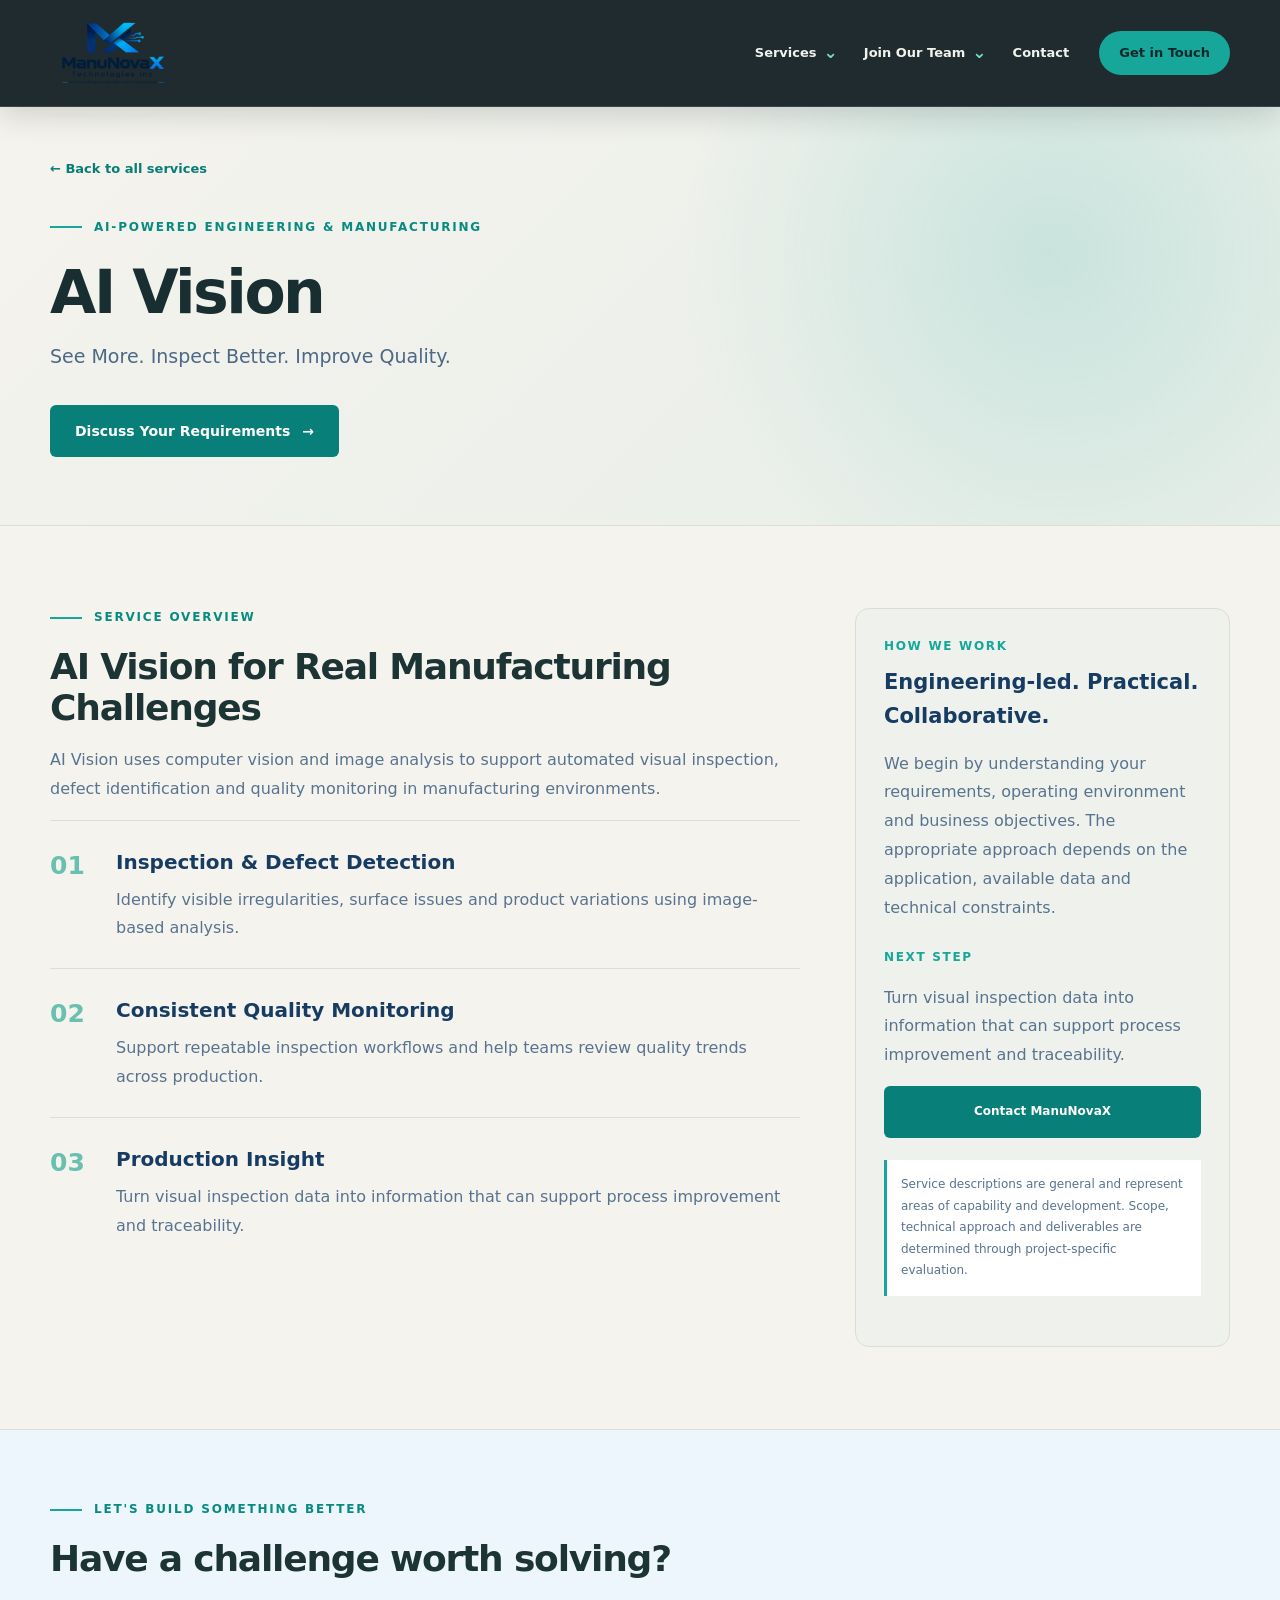
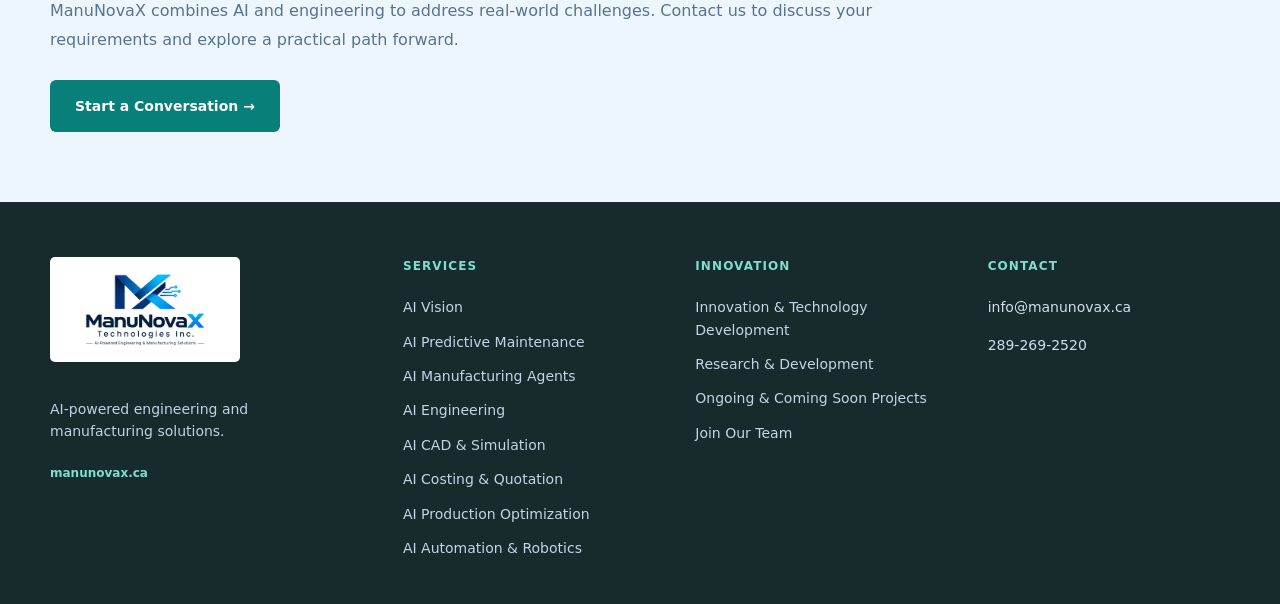
<file: ai-vision.html>
<!doctype html>
<html lang="en"><head><meta charset="utf-8"><meta name="viewport" content="width=device-width,initial-scale=1"><meta name="description" content="AI Vision by ManuNovaX Technologies Inc."><title>AI Vision | ManuNovaX Technologies Inc.</title><link rel="icon" href="manunovax-logo.png"><link rel="stylesheet" href="styles.css"></head>
<body><header><div class="container nav"><a class="brand" href="index.html#top"><img class="logo" src="manunovax-logo.png" alt="ManuNovaX Technologies Inc."></a><nav class="navlinks" aria-label="Main navigation"><div class="nav-item has-dropdown"><a class="nav-trigger" href="index.html#services" aria-haspopup="true" aria-expanded="false">Services <span class="chevron">⌄</span></a><div class="dropdown-menu"><div class="dropdown-heading">Our Services</div><a href="ai-vision.html">AI Vision</a><a href="ai-predictive-maintenance.html">AI Predictive Maintenance</a><a href="ai-manufacturing-agents.html">AI Manufacturing Agents</a><a href="ai-engineering.html">AI Engineering</a><a href="ai-cad-simulation.html">AI CAD & Simulation</a><a href="ai-costing-quotation.html">AI Costing & Quotation</a><a href="ai-production-optimization.html">AI Production Optimization</a><a href="ai-automation-robotics.html">AI Automation & Robotics</a><div class="dropdown-divider"></div><div class="dropdown-heading">Innovation</div><a href="index.html#innovation-development">Innovation &amp; Technology Development</a><a href="index.html#research-development">Research &amp; Development</a><a href="index.html#innovation-projects">Ongoing &amp; Coming Soon Projects</a></div></div><div class="nav-item has-dropdown"><a class="nav-trigger" href="index.html#join-team" aria-haspopup="true" aria-expanded="false">Join Our Team <span class="chevron">⌄</span></a><div class="dropdown-menu"><a href="index.html#join-team">Join Our Innovation Team</a><a href="index.html#partnerships">Technology Partnerships</a><a href="index.html#intellectual-property">Intellectual Property &amp; Innovation</a></div></div><a href="index.html#contact">Contact</a></nav><a class="nav-cta" href="index.html#contact">Get in Touch</a></div></header>
<main><section class="project-hero"><div class="container project-hero-inner"><a class="back-link" href="index.html#services">← Back to all services</a><div class="kicker">AI-POWERED ENGINEERING &amp; MANUFACTURING</div><h1>AI Vision</h1><p class="lead">See More. Inspect Better. Improve Quality.</p><a class="btn btn-primary" href="mailto:info@manunovax.ca?subject=AI%20Vision%20Inquiry">Discuss Your Requirements <span>→</span></a></div></section>
<section class="section"><div class="container project-content"><div class="project-main"><div class="kicker">SERVICE OVERVIEW</div><h2>AI Vision for Real Manufacturing Challenges</h2><p>AI Vision uses computer vision and image analysis to support automated visual inspection, defect identification and quality monitoring in manufacturing environments.</p><div class="project-detail"><div class="project-number">01</div><div><h3>Inspection & Defect Detection</h3><p>Identify visible irregularities, surface issues and product variations using image-based analysis.</p></div></div><div class="project-detail"><div class="project-number">02</div><div><h3>Consistent Quality Monitoring</h3><p>Support repeatable inspection workflows and help teams review quality trends across production.</p></div></div><div class="project-detail"><div class="project-number">03</div><div><h3>Production Insight</h3><p>Turn visual inspection data into information that can support process improvement and traceability.</p></div></div></div><aside class="project-sidebar"><div class="small-label">HOW WE WORK</div><h3>Engineering-led. Practical. Collaborative.</h3><p>We begin by understanding your requirements, operating environment and business objectives. The appropriate approach depends on the application, available data and technical constraints.</p><div class="small-label">NEXT STEP</div><p>Turn visual inspection data into information that can support process improvement and traceability.</p><a class="btn btn-primary" href="mailto:info@manunovax.ca?subject=AI%20Vision%20Inquiry">Contact ManuNovaX</a><p class="project-note">Service descriptions are general and represent areas of capability and development. Scope, technical approach and deliverables are determined through project-specific evaluation.</p></aside></div></section>
<section class="project-progress"><div class="container"><div class="kicker">LET'S BUILD SOMETHING BETTER</div><h2>Have a challenge worth solving?</h2><p>ManuNovaX combines AI and engineering to address real-world challenges. Contact us to discuss your requirements and explore a practical path forward.</p><a class="btn btn-primary" href="mailto:info@manunovax.ca?subject=AI%20Vision%20Project%20Inquiry">Start a Conversation →</a></div></section></main><footer><div class="container footer-grid"><div><img class="footer-logo" src="manunovax-logo.png" alt="ManuNovaX Technologies Inc."><p class="footer-text">AI-powered engineering and manufacturing solutions.</p><span class="domain">manunovax.ca</span></div><div><div class="footer-title">Services</div><div class="footer-links"><a href="ai-vision.html">AI Vision</a><a href="ai-predictive-maintenance.html">AI Predictive Maintenance</a><a href="ai-manufacturing-agents.html">AI Manufacturing Agents</a><a href="ai-engineering.html">AI Engineering</a><a href="ai-cad-simulation.html">AI CAD & Simulation</a><a href="ai-costing-quotation.html">AI Costing & Quotation</a><a href="ai-production-optimization.html">AI Production Optimization</a><a href="ai-automation-robotics.html">AI Automation & Robotics</a></div></div><div><div class="footer-title">Innovation</div><div class="footer-links"><a href="index.html#innovation-development">Innovation &amp; Technology Development</a><a href="index.html#research-development">Research &amp; Development</a><a href="index.html#innovation-projects">Ongoing &amp; Coming Soon Projects</a><a href="index.html#join-team">Join Our Team</a></div></div><div><div class="footer-title">Contact</div><div class="contact-value"><a href="mailto:info@manunovax.ca">info@manunovax.ca</a></div><div class="contact-value"><a href="tel:+12892692520">289-269-2520</a></div></div></div></footer><script src="script.js"></script></body></html>
</file>
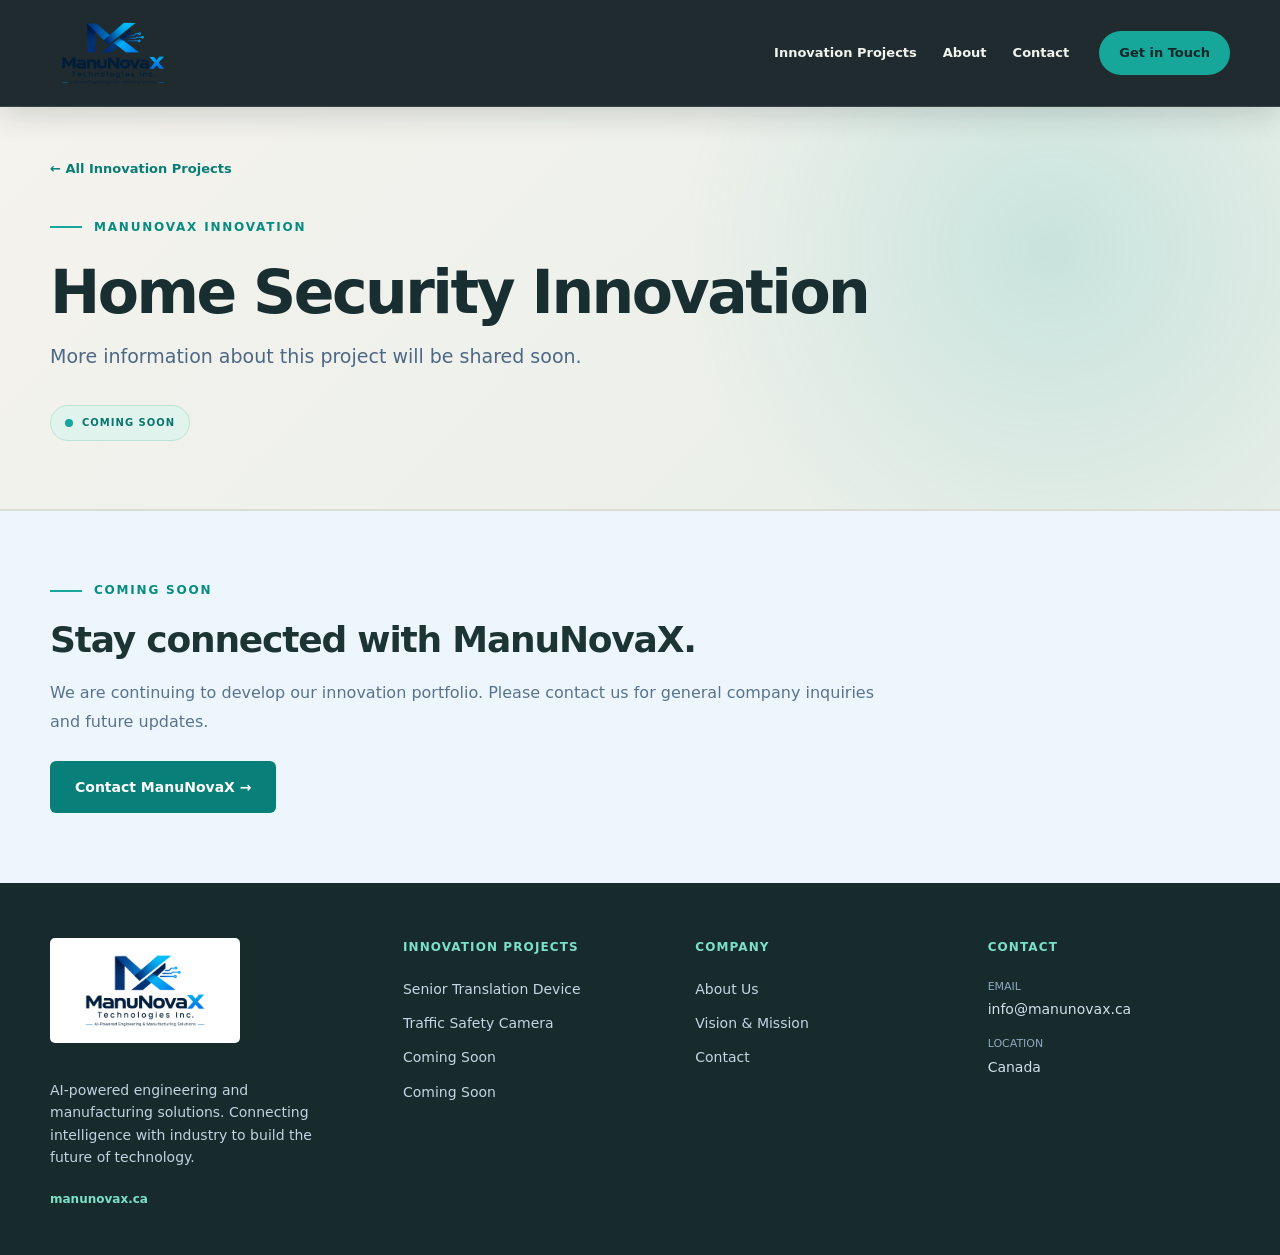
<file: intelligent-home-security-innovation.html>
<!doctype html>
<html lang="en">
<head>
<meta charset="utf-8">
<meta name="viewport" content="width=device-width,initial-scale=1">
<meta name="description" content="More information about this ManuNovaX innovation project will be shared soon.">
<title>Home Security Innovation | Coming Soon | ManuNovaX Technologies Inc.</title>
<link rel="icon" href="manunovax-logo.png">
<link rel="stylesheet" href="styles.css">
</head>
<body class="project-page">
<header><div class="container nav">
<a class="brand" href="index.html"><img class="logo" src="manunovax-logo.png" alt="ManuNovaX Technologies Inc."></a>
<nav class="navlinks" aria-label="Main navigation"><a href="index.html#innovation-projects">Innovation Projects</a><a href="index.html#about">About</a><a href="index.html#contact">Contact</a></nav>
<a class="nav-cta" href="mailto:info@manunovax.ca?subject=Innovation%20Project%20Inquiry">Get in Touch</a>
</div></header>
<main>
<section class="project-hero"><div class="container project-hero-inner">
<a class="back-link" href="index.html#innovation-projects">← All Innovation Projects</a>
<div class="kicker">MANUNOVAX INNOVATION</div>
<h1>Home Security Innovation</h1>
<p class="lead">More information about this project will be shared soon.</p>
<div class="project-status"><span class="status-dot"></span> COMING SOON</div>
</div></section>
<section class="project-progress"><div class="container">
<div class="kicker">COMING SOON</div>
<h2>Stay connected with ManuNovaX.</h2>
<p>We are continuing to develop our innovation portfolio. Please contact us for general company inquiries and future updates.</p>
<a class="btn btn-primary" href="mailto:info@manunovax.ca?subject=ManuNovaX%20Innovation%20Updates">Contact ManuNovaX →</a>
</div></section>
</main>
<footer><div class="container footer-grid">
<div><img class="footer-logo" src="manunovax-logo.png" alt="ManuNovaX Technologies Inc."><p class="footer-text">AI-powered engineering and manufacturing solutions. Connecting intelligence with industry to build the future of technology.</p><span class="domain">manunovax.ca</span></div>
<div><div class="footer-title">Innovation Projects</div><div class="footer-links"><a href="senior-translation-device.html">Senior Translation Device</a><a href="intelligent-traffic-safety-camera.html">Traffic Safety Camera</a><a href="intelligent-home-security-innovation.html">Coming Soon</a><a href="intelligent-vehicle-anti-theft-camera.html">Coming Soon</a></div></div>
<div><div class="footer-title">Company</div><div class="footer-links"><a href="index.html#about">About Us</a><a href="index.html#vision-mission">Vision &amp; Mission</a><a href="index.html#contact">Contact</a></div></div>
<div><div class="footer-title">Contact</div><div class="contact-label">Email</div><div class="contact-value"><a href="mailto:info@manunovax.ca">info@manunovax.ca</a></div><div class="contact-label">Location</div><div class="contact-value">Canada</div></div>
</div></footer>
</body></html>
</file>
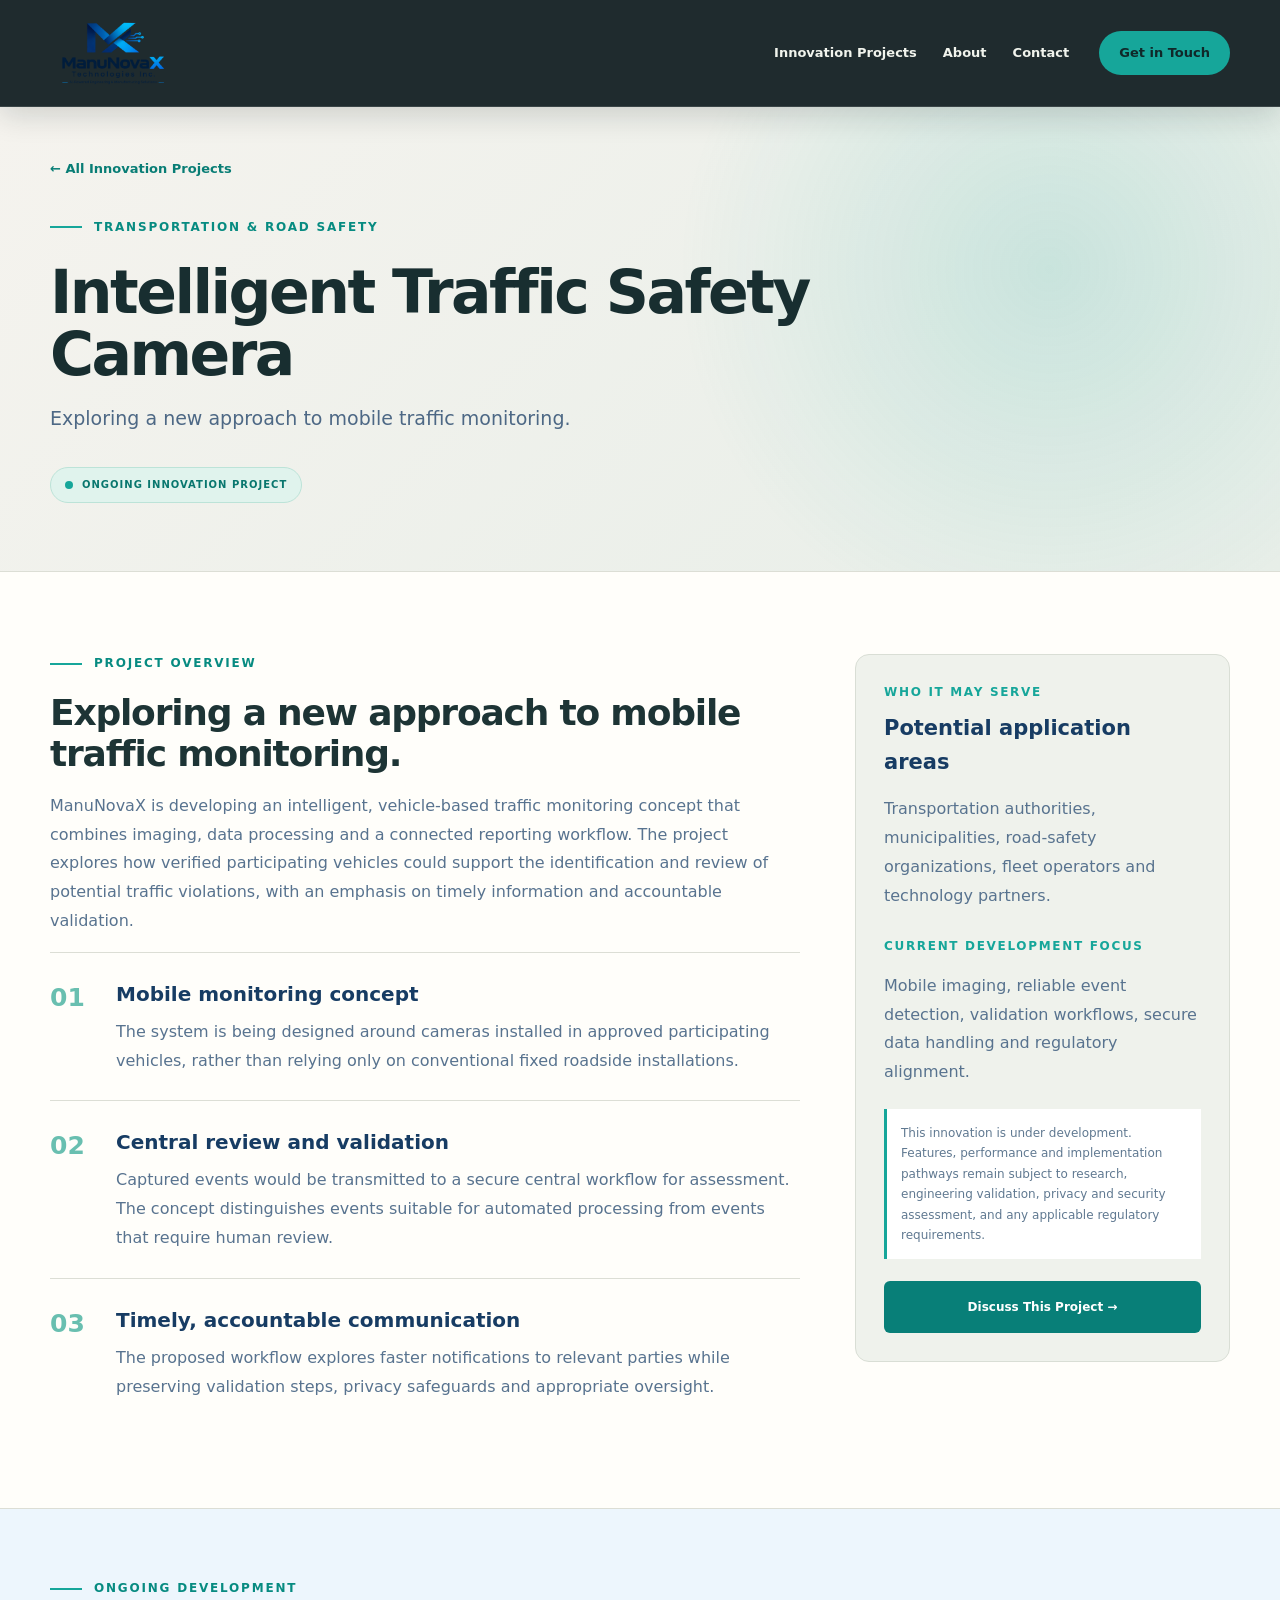
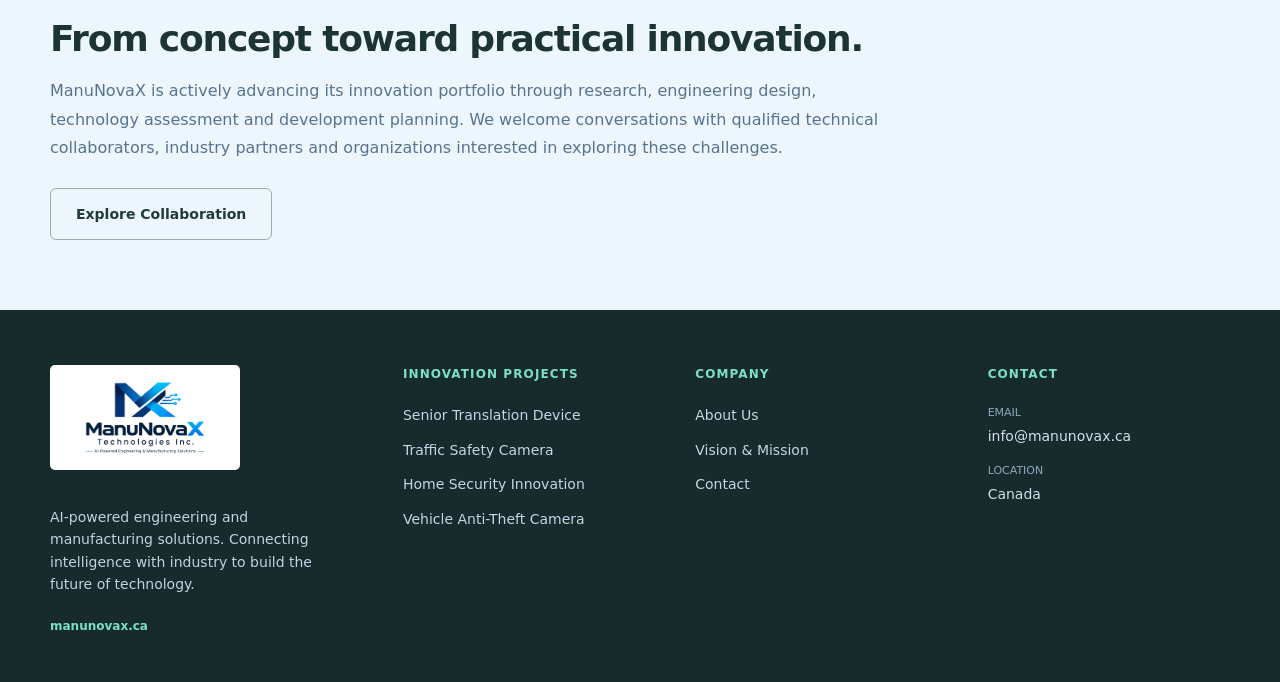
<file: intelligent-traffic-safety-camera.html>
<!doctype html>
<html lang="en">
<head>
<meta charset="utf-8">
<meta name="viewport" content="width=device-width,initial-scale=1">
<meta name="description" content="A vehicle-based traffic monitoring concept exploring faster capture, validation and communication of potential road-safety violations.">
<title>Intelligent Traffic Safety Camera | ManuNovaX Technologies Inc.</title>
<link rel="icon" href="manunovax-logo.png">
<link rel="stylesheet" href="styles.css">
</head>
<body class="project-page">
<header><div class="container nav">
<a class="brand" href="index.html"><img class="logo" src="manunovax-logo.png" alt="ManuNovaX Technologies Inc."></a>
<nav class="navlinks" aria-label="Main navigation">
<a href="index.html#innovation-projects">Innovation Projects</a><a href="index.html#about">About</a><a href="index.html#contact">Contact</a>
</nav>
<a class="nav-cta" href="mailto:info@manunovax.ca?subject=Innovation%20Project%20Inquiry">Get in Touch</a>
</div></header>
<main>
<section class="project-hero"><div class="container project-hero-inner">
<a class="back-link" href="index.html#innovation-projects">← All Innovation Projects</a>
<div class="kicker">TRANSPORTATION &amp; ROAD SAFETY</div>
<h1>Intelligent Traffic Safety Camera</h1>
<p class="lead">Exploring a new approach to mobile traffic monitoring.</p>
<div class="project-status"><span class="status-dot"></span> ONGOING INNOVATION PROJECT</div>
</div></section>
<section class="section light-section"><div class="container project-content">
<div class="project-main">
<div class="kicker">PROJECT OVERVIEW</div>
<h2>Exploring a new approach to mobile traffic monitoring.</h2>
<p>ManuNovaX is developing an intelligent, vehicle-based traffic monitoring concept that combines imaging, data processing and a connected reporting workflow. The project explores how verified participating vehicles could support the identification and review of potential traffic violations, with an emphasis on timely information and accountable validation.</p>
<article class="project-detail"><div class="project-number">01</div><div><h3>Mobile monitoring concept</h3><p>The system is being designed around cameras installed in approved participating vehicles, rather than relying only on conventional fixed roadside installations.</p></div></article><article class="project-detail"><div class="project-number">02</div><div><h3>Central review and validation</h3><p>Captured events would be transmitted to a secure central workflow for assessment. The concept distinguishes events suitable for automated processing from events that require human review.</p></div></article><article class="project-detail"><div class="project-number">03</div><div><h3>Timely, accountable communication</h3><p>The proposed workflow explores faster notifications to relevant parties while preserving validation steps, privacy safeguards and appropriate oversight.</p></div></article>
</div>
<aside class="project-sidebar">
<div class="small-label">WHO IT MAY SERVE</div><h3>Potential application areas</h3><p>Transportation authorities, municipalities, road-safety organizations, fleet operators and technology partners.</p>
<div class="small-label">CURRENT DEVELOPMENT FOCUS</div><p>Mobile imaging, reliable event detection, validation workflows, secure data handling and regulatory alignment.</p>
<div class="project-note">This innovation is under development. Features, performance and implementation pathways remain subject to research, engineering validation, privacy and security assessment, and any applicable regulatory requirements.</div>
<a class="btn btn-primary" href="mailto:info@manunovax.ca?subject=Intelligent%20Traffic%20Safety%20Camera%20Inquiry">Discuss This Project →</a>
</aside>
</div></section>
<section class="project-progress"><div class="container">
<div class="kicker">ONGOING DEVELOPMENT</div><h2>From concept toward practical innovation.</h2>
<p>ManuNovaX is actively advancing its innovation portfolio through research, engineering design, technology assessment and development planning. We welcome conversations with qualified technical collaborators, industry partners and organizations interested in exploring these challenges.</p>
<a class="btn btn-outline" href="mailto:info@manunovax.ca?subject=ManuNovaX%20Innovation%20Collaboration">Explore Collaboration</a>
</div></section>
</main>
<footer><div class="container footer-grid">
<div><img class="footer-logo" src="manunovax-logo.png" alt="ManuNovaX Technologies Inc."><p class="footer-text">AI-powered engineering and manufacturing solutions. Connecting intelligence with industry to build the future of technology.</p><span class="domain">manunovax.ca</span></div>
<div><div class="footer-title">Innovation Projects</div><div class="footer-links">
<a href="senior-translation-device.html">Senior Translation Device</a><a href="intelligent-traffic-safety-camera.html">Traffic Safety Camera</a><a href="intelligent-home-security-innovation.html">Home Security Innovation</a><a href="intelligent-vehicle-anti-theft-camera.html">Vehicle Anti-Theft Camera</a></div></div>
<div><div class="footer-title">Company</div><div class="footer-links"><a href="index.html#about">About Us</a><a href="index.html#vision-mission">Vision &amp; Mission</a><a href="index.html#contact">Contact</a></div></div>
<div><div class="footer-title">Contact</div><div class="contact-label">Email</div><div class="contact-value"><a href="mailto:info@manunovax.ca">info@manunovax.ca</a></div><div class="contact-label">Location</div><div class="contact-value">Canada</div></div>
</div></footer>
</body></html>
</file>
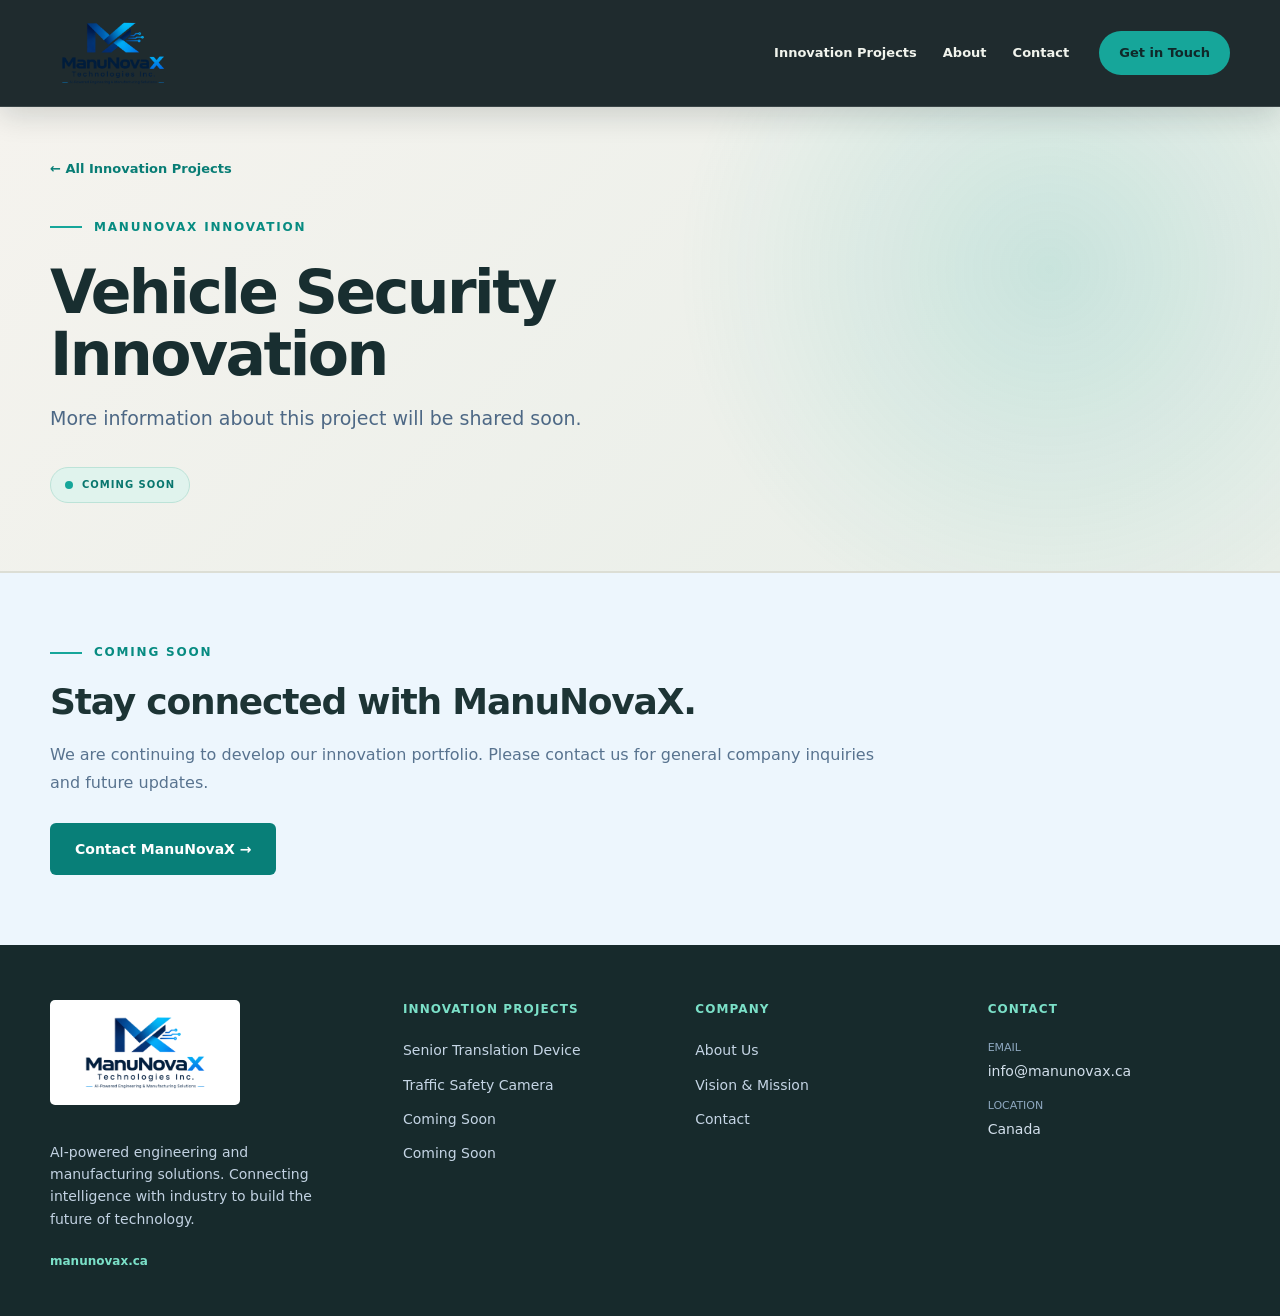
<file: intelligent-vehicle-anti-theft-camera.html>
<!doctype html>
<html lang="en">
<head>
<meta charset="utf-8">
<meta name="viewport" content="width=device-width,initial-scale=1">
<meta name="description" content="More information about this ManuNovaX innovation project will be shared soon.">
<title>Vehicle Security Innovation | Coming Soon | ManuNovaX Technologies Inc.</title>
<link rel="icon" href="manunovax-logo.png">
<link rel="stylesheet" href="styles.css">
</head>
<body class="project-page">
<header><div class="container nav">
<a class="brand" href="index.html"><img class="logo" src="manunovax-logo.png" alt="ManuNovaX Technologies Inc."></a>
<nav class="navlinks" aria-label="Main navigation"><a href="index.html#innovation-projects">Innovation Projects</a><a href="index.html#about">About</a><a href="index.html#contact">Contact</a></nav>
<a class="nav-cta" href="mailto:info@manunovax.ca?subject=Innovation%20Project%20Inquiry">Get in Touch</a>
</div></header>
<main>
<section class="project-hero"><div class="container project-hero-inner">
<a class="back-link" href="index.html#innovation-projects">← All Innovation Projects</a>
<div class="kicker">MANUNOVAX INNOVATION</div>
<h1>Vehicle Security Innovation</h1>
<p class="lead">More information about this project will be shared soon.</p>
<div class="project-status"><span class="status-dot"></span> COMING SOON</div>
</div></section>
<section class="project-progress"><div class="container">
<div class="kicker">COMING SOON</div>
<h2>Stay connected with ManuNovaX.</h2>
<p>We are continuing to develop our innovation portfolio. Please contact us for general company inquiries and future updates.</p>
<a class="btn btn-primary" href="mailto:info@manunovax.ca?subject=ManuNovaX%20Innovation%20Updates">Contact ManuNovaX →</a>
</div></section>
</main>
<footer><div class="container footer-grid">
<div><img class="footer-logo" src="manunovax-logo.png" alt="ManuNovaX Technologies Inc."><p class="footer-text">AI-powered engineering and manufacturing solutions. Connecting intelligence with industry to build the future of technology.</p><span class="domain">manunovax.ca</span></div>
<div><div class="footer-title">Innovation Projects</div><div class="footer-links"><a href="senior-translation-device.html">Senior Translation Device</a><a href="intelligent-traffic-safety-camera.html">Traffic Safety Camera</a><a href="intelligent-home-security-innovation.html">Coming Soon</a><a href="intelligent-vehicle-anti-theft-camera.html">Coming Soon</a></div></div>
<div><div class="footer-title">Company</div><div class="footer-links"><a href="index.html#about">About Us</a><a href="index.html#vision-mission">Vision &amp; Mission</a><a href="index.html#contact">Contact</a></div></div>
<div><div class="footer-title">Contact</div><div class="contact-label">Email</div><div class="contact-value"><a href="mailto:info@manunovax.ca">info@manunovax.ca</a></div><div class="contact-label">Location</div><div class="contact-value">Canada</div></div>
</div></footer>
</body></html>
</file>
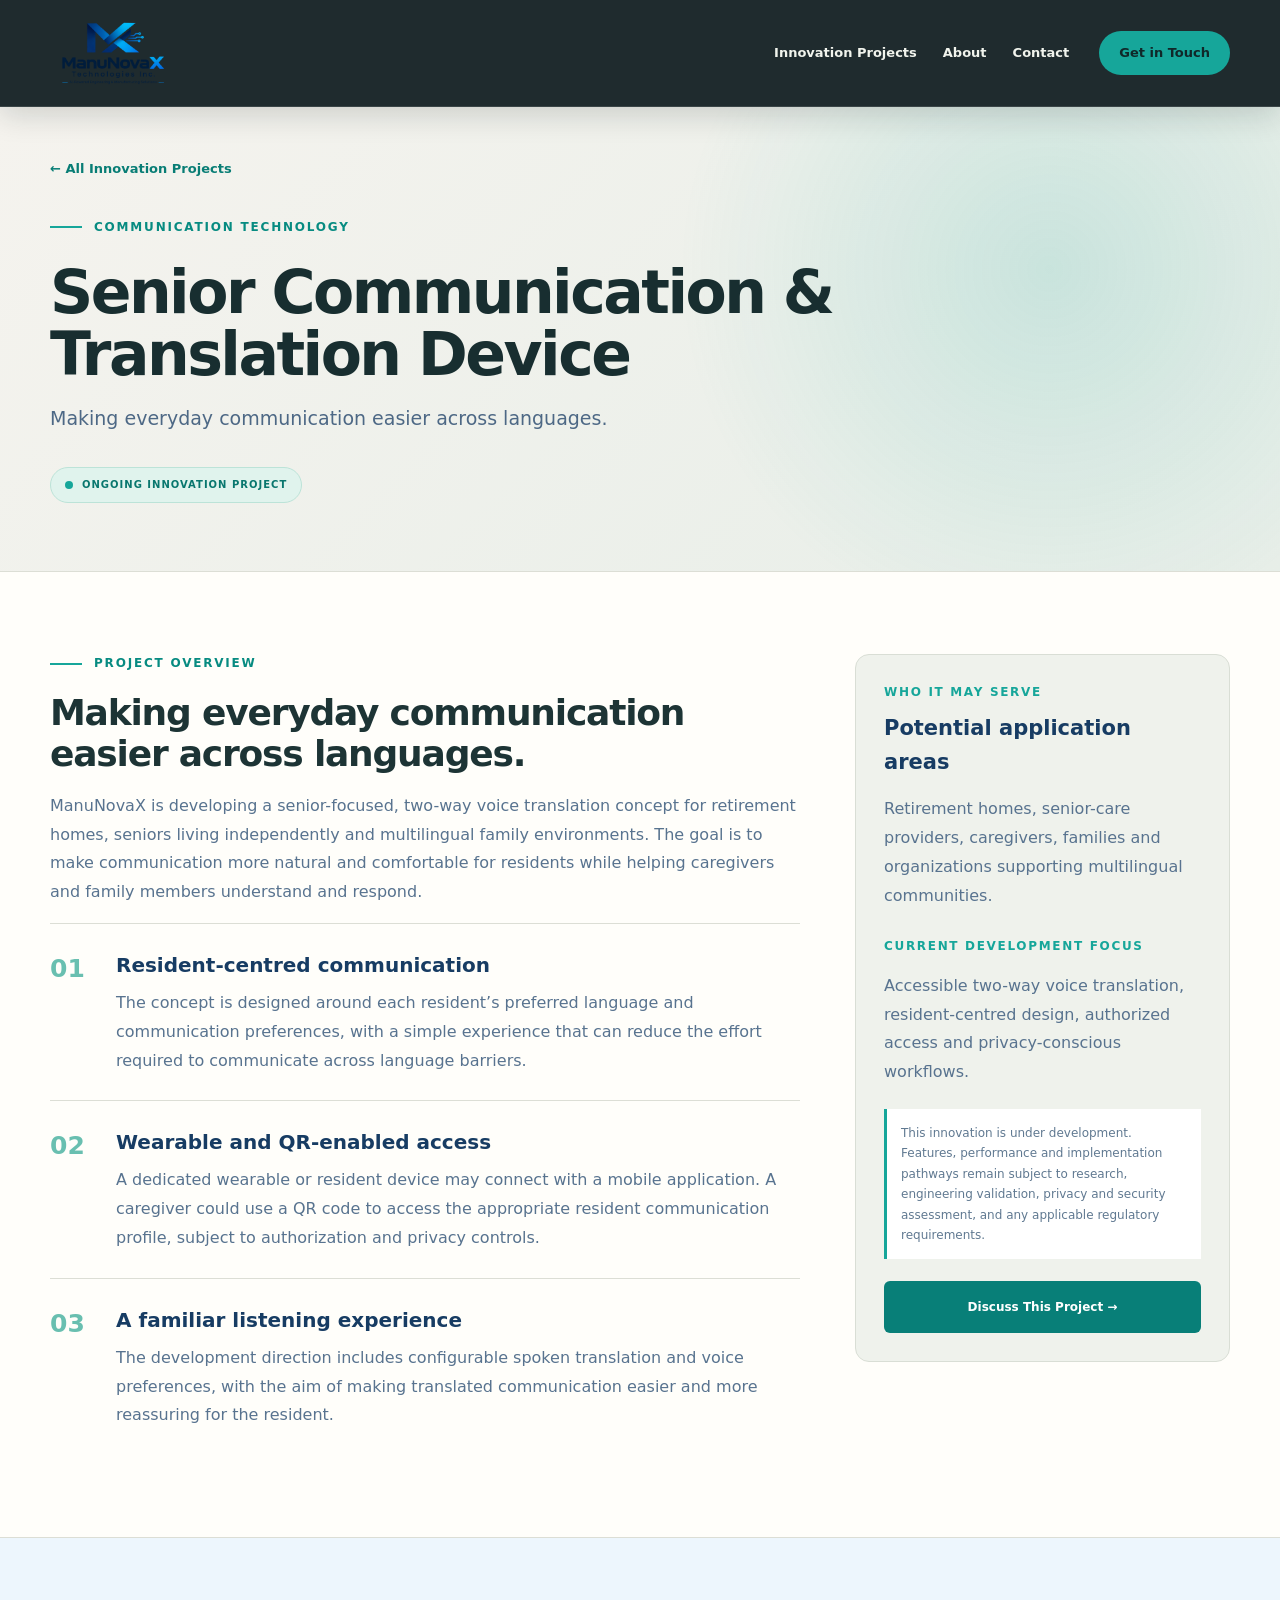
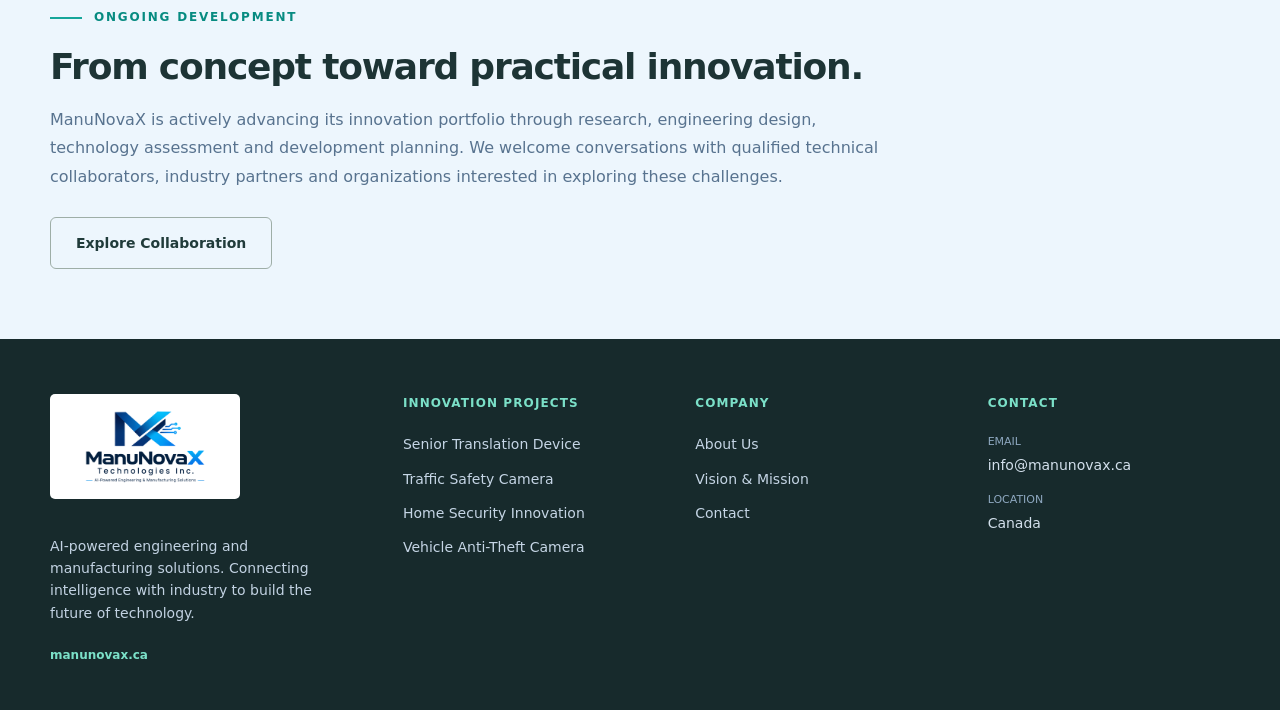
<file: senior-translation-device.html>
<!doctype html>
<html lang="en">
<head>
<meta charset="utf-8">
<meta name="viewport" content="width=device-width,initial-scale=1">
<meta name="description" content="A dedicated communication solution designed to help seniors, residents, families and caregivers understand one another across language barriers.">
<title>Senior Communication &amp; Translation Device | ManuNovaX Technologies Inc.</title>
<link rel="icon" href="manunovax-logo.png">
<link rel="stylesheet" href="styles.css">
</head>
<body class="project-page">
<header><div class="container nav">
<a class="brand" href="index.html"><img class="logo" src="manunovax-logo.png" alt="ManuNovaX Technologies Inc."></a>
<nav class="navlinks" aria-label="Main navigation">
<a href="index.html#innovation-projects">Innovation Projects</a><a href="index.html#about">About</a><a href="index.html#contact">Contact</a>
</nav>
<a class="nav-cta" href="mailto:info@manunovax.ca?subject=Innovation%20Project%20Inquiry">Get in Touch</a>
</div></header>
<main>
<section class="project-hero"><div class="container project-hero-inner">
<a class="back-link" href="index.html#innovation-projects">← All Innovation Projects</a>
<div class="kicker">COMMUNICATION TECHNOLOGY</div>
<h1>Senior Communication &amp; Translation Device</h1>
<p class="lead">Making everyday communication easier across languages.</p>
<div class="project-status"><span class="status-dot"></span> ONGOING INNOVATION PROJECT</div>
</div></section>
<section class="section light-section"><div class="container project-content">
<div class="project-main">
<div class="kicker">PROJECT OVERVIEW</div>
<h2>Making everyday communication easier across languages.</h2>
<p>ManuNovaX is developing a senior-focused, two-way voice translation concept for retirement homes, seniors living independently and multilingual family environments. The goal is to make communication more natural and comfortable for residents while helping caregivers and family members understand and respond.</p>
<article class="project-detail"><div class="project-number">01</div><div><h3>Resident-centred communication</h3><p>The concept is designed around each resident’s preferred language and communication preferences, with a simple experience that can reduce the effort required to communicate across language barriers.</p></div></article><article class="project-detail"><div class="project-number">02</div><div><h3>Wearable and QR-enabled access</h3><p>A dedicated wearable or resident device may connect with a mobile application. A caregiver could use a QR code to access the appropriate resident communication profile, subject to authorization and privacy controls.</p></div></article><article class="project-detail"><div class="project-number">03</div><div><h3>A familiar listening experience</h3><p>The development direction includes configurable spoken translation and voice preferences, with the aim of making translated communication easier and more reassuring for the resident.</p></div></article>
</div>
<aside class="project-sidebar">
<div class="small-label">WHO IT MAY SERVE</div><h3>Potential application areas</h3><p>Retirement homes, senior-care providers, caregivers, families and organizations supporting multilingual communities.</p>
<div class="small-label">CURRENT DEVELOPMENT FOCUS</div><p>Accessible two-way voice translation, resident-centred design, authorized access and privacy-conscious workflows.</p>
<div class="project-note">This innovation is under development. Features, performance and implementation pathways remain subject to research, engineering validation, privacy and security assessment, and any applicable regulatory requirements.</div>
<a class="btn btn-primary" href="mailto:info@manunovax.ca?subject=Senior%20Communication%20%26%20Translation%20Device%20Inquiry">Discuss This Project →</a>
</aside>
</div></section>
<section class="project-progress"><div class="container">
<div class="kicker">ONGOING DEVELOPMENT</div><h2>From concept toward practical innovation.</h2>
<p>ManuNovaX is actively advancing its innovation portfolio through research, engineering design, technology assessment and development planning. We welcome conversations with qualified technical collaborators, industry partners and organizations interested in exploring these challenges.</p>
<a class="btn btn-outline" href="mailto:info@manunovax.ca?subject=ManuNovaX%20Innovation%20Collaboration">Explore Collaboration</a>
</div></section>
</main>
<footer><div class="container footer-grid">
<div><img class="footer-logo" src="manunovax-logo.png" alt="ManuNovaX Technologies Inc."><p class="footer-text">AI-powered engineering and manufacturing solutions. Connecting intelligence with industry to build the future of technology.</p><span class="domain">manunovax.ca</span></div>
<div><div class="footer-title">Innovation Projects</div><div class="footer-links">
<a href="senior-translation-device.html">Senior Translation Device</a><a href="intelligent-traffic-safety-camera.html">Traffic Safety Camera</a><a href="intelligent-home-security-innovation.html">Home Security Innovation</a><a href="intelligent-vehicle-anti-theft-camera.html">Vehicle Anti-Theft Camera</a></div></div>
<div><div class="footer-title">Company</div><div class="footer-links"><a href="index.html#about">About Us</a><a href="index.html#vision-mission">Vision &amp; Mission</a><a href="index.html#contact">Contact</a></div></div>
<div><div class="footer-title">Contact</div><div class="contact-label">Email</div><div class="contact-value"><a href="mailto:info@manunovax.ca">info@manunovax.ca</a></div><div class="contact-label">Location</div><div class="contact-value">Canada</div></div>
</div></footer>
</body></html>
</file>
<file: styles.css>
:root{
  --bg:#f4f8fc;
  --white:#ffffff;
  --panel:#ffffff;
  --panel2:#eef5fb;
  --line:#d9e5f0;
  --text:#102a4a;
  --muted:#55708e;
  --blue:#087de0;
  --blue2:#075db5;
  --max:1180px;
}
*{box-sizing:border-box}
html{scroll-behavior:smooth}
body{margin:0;background:var(--bg);color:var(--text);font-family:Inter,ui-sans-serif,system-ui,-apple-system,BlinkMacSystemFont,"Segoe UI",Arial,sans-serif;line-height:1.6}
a{color:inherit;text-decoration:none}
.container{width:min(var(--max),calc(100% - 40px));margin:auto}

header{
  min-height:106px;border-bottom:1px solid var(--line);background:rgba(255,255,255,.98);
  position:sticky;top:0;z-index:20;box-shadow:0 2px 14px rgba(16,42,74,.06)
}
.nav{min-height:106px;display:flex;align-items:center;gap:26px}
.brand{display:flex;align-items:center;flex:0 0 auto}
.logo{display:block;width:auto;height:92px;max-width:175px;object-fit:contain}
.navlinks{display:flex;gap:25px;align-items:center;margin-left:auto;color:#183b63;font-size:13px;font-weight:700;white-space:nowrap}
.navlinks a:hover{color:var(--blue)}
.nav-cta{display:inline-flex;align-items:center;justify-content:center;background:var(--blue);color:#fff;border-radius:28px;padding:12px 20px;font-weight:800;font-size:13px;white-space:nowrap}
.nav-cta:hover{background:var(--blue2)}

.hero{
  min-height:500px;display:flex;align-items:center;border-bottom:1px solid var(--line);
  background:
    radial-gradient(circle at 82% 35%,rgba(8,125,224,.10),transparent 33%),
    linear-gradient(180deg,#ffffff 0%,#edf6fd 100%);
}
.hero-inner{padding:72px 0 78px}
.hero-copy{max-width:850px}
.kicker{display:flex;align-items:center;gap:12px;color:var(--blue);font-size:12px;font-weight:850;letter-spacing:1.8px;text-transform:uppercase}
.kicker:before{content:"";width:32px;height:2px;background:var(--blue)}
h1{font-size:60px;line-height:1.03;letter-spacing:-2.5px;margin:26px 0 24px;font-weight:850;color:#0e2f55}
h1 .blue{color:var(--blue)}
.lead{max-width:760px;color:#4d6885;font-size:19px;line-height:1.55;margin:0 0 34px}
.buttons{display:flex;gap:14px}
.btn{display:inline-flex;align-items:center;justify-content:center;gap:12px;min-height:52px;padding:0 25px;border-radius:6px;font-weight:800;font-size:14px;border:0;cursor:pointer}
.btn-primary{background:var(--blue);color:#fff}
.btn-outline{border:1px solid #9eb7cf;background:#fff;color:#12385e}
.btn:hover{filter:brightness(1.05)}

.stats{border-bottom:1px solid var(--line);background:#fff}
.stats-grid{display:grid;grid-template-columns:repeat(4,1fr);min-height:125px}
.stat{display:flex;flex-direction:column;align-items:center;justify-content:center;text-align:center;border-right:1px solid #e3ebf3}
.stat:last-child{border-right:0}
.stat strong{font-size:34px;line-height:1;color:var(--blue);letter-spacing:-1px}
.stat span{font-size:11px;font-weight:750;color:#617994;text-transform:uppercase;letter-spacing:.3px;margin-top:8px}

.section{padding:82px 0;background:#f4f8fc}
.light-section{background:#fff}
.services-intro{padding-bottom:44px}
.services-intro .kicker{margin-bottom:18px}
h2{font-size:36px;line-height:1.12;letter-spacing:-1.2px;margin:0 0 18px;color:#12365c}
.section-sub{color:#5a7592;font-size:17px;max-width:760px;margin:0}

.service-grid{display:grid;grid-template-columns:repeat(4,minmax(0,1fr));gap:17px}
.service-card{background:#102a47;color:#fff;border:1px solid #1d4770;border-radius:10px;padding:24px;min-height:150px;position:relative;overflow:hidden;box-shadow:0 8px 24px rgba(16,42,71,.14);transition:transform .2s ease,box-shadow .2s ease}
.service-card:hover{transform:translateY(-3px);box-shadow:0 12px 28px rgba(16,42,71,.22)}
.service-card h3,.service-card.small h3{color:#fff}
.service-card p{color:#d5e3f1}
.service-card:after{background:linear-gradient(45deg,transparent 50%,#087de0 50%);opacity:.85}
.service-card.featured{grid-column:1 / -1;min-height:235px}
.service-card:after{content:"";position:absolute;right:0;top:0;width:18px;height:18px;background:linear-gradient(45deg,transparent 50%,#cfe9fb 50%)}
.badge{display:inline-block;background:#e6f3ff;color:var(--blue);padding:5px 10px;border-radius:4px;font-size:11px;font-weight:850;letter-spacing:.8px;text-transform:uppercase;margin-bottom:15px}
.service-card h3{font-size:26px;line-height:1.15;margin:0 0 12px;color:#163b63}
.service-card.small h3{font-size:18px;line-height:1.3}
.service-card p{color:#5a7592;font-size:15px;line-height:1.65;margin:0}
.learn{display:inline-block;margin-top:23px;color:var(--blue);font-size:13px;font-weight:850}
.learn:after{content:"→";margin-left:8px}

.about-grid,.careers-grid{display:grid;grid-template-columns:1.15fr .85fr;gap:50px;align-items:start;margin-top:34px}
.about-grid p,.careers-grid p{color:#58738f;line-height:1.8;margin-top:0;margin-bottom:18px}
.about-panel,.career-form-card{background:#f5f9fd;border:1px solid var(--line);border-radius:14px;padding:30px;box-shadow:0 8px 24px rgba(25,70,110,.05)}
.small-label{color:var(--blue);font-size:.75rem;font-weight:850;letter-spacing:.14em;margin-bottom:10px}
.about-panel h3,.career-form-card h3{color:#173c63;font-size:22px;margin:0 0 18px}
.check-list{margin:0;padding:0;list-style:none;color:#466680}
.check-list li{padding:9px 0 9px 25px;border-bottom:1px solid #dce8f2;position:relative}
.check-list li:last-child{border-bottom:0}
.check-list li:before{content:"✓";position:absolute;left:0;color:var(--blue);font-weight:900}

.vision-section{background:#edf6fd}
.vision-grid{display:grid;grid-template-columns:1fr 1fr;gap:20px;margin-top:34px}
.vision-card{background:#fff;border:1px solid var(--line);border-radius:14px;padding:30px;box-shadow:0 8px 24px rgba(25,70,110,.05)}
.vision-card h3{font-size:22px;line-height:1.35;color:#173c63;margin:0 0 14px}
.vision-card p{color:#58738f;line-height:1.75;margin:0}

.approach{background:#f7fbff;border-top:1px solid #dfeaf3}
.approach .intro{padding-bottom:60px}
.approach h2{margin-top:20px}
.steps{display:grid;grid-template-columns:repeat(3,1fr);gap:20px}
.step{background:#fff;border:1px solid var(--line);border-radius:10px;padding:30px;min-height:260px;position:relative;box-shadow:0 8px 24px rgba(25,70,110,.05)}
.step:not(:last-child):after{content:"→";position:absolute;right:-15px;top:120px;color:var(--blue);font-size:22px;z-index:2;background:#f7fbff;padding:0 3px}
.step-number{font-size:46px;color:#b7d8f3;font-weight:850;line-height:1;margin-bottom:24px}
.step h3{font-size:18px;margin:0 0 12px;color:#173c63}
.step p{color:#5a7592;font-size:15px;line-height:1.65;margin:0}

.careers-section{background:#fff}
.career-form-card form{display:grid;gap:13px;margin-top:20px}
.career-form-card input,.career-form-card textarea{width:100%;box-sizing:border-box;background:#fff;color:#173c63;border:1px solid #b9ccdd;border-radius:8px;padding:12px 13px;font:inherit}
.career-form-card input:focus,.career-form-card textarea:focus{outline:2px solid #bfe2fb;border-color:var(--blue)}
.career-form-card textarea{min-height:115px;resize:vertical}
.file-label{display:grid;gap:7px;color:#58738f;font-size:.9rem}
.file-label input{padding:9px}

.cta{min-height:350px;border-top:1px solid var(--line);border-bottom:1px solid var(--line);display:flex;align-items:center;background:linear-gradient(135deg,#eaf5fd,#fff)}
.cta h2{font-size:37px;margin:20px 0 30px}
.cta p{color:#58738f;font-size:16px;margin:0 0 24px}
.cta .fine{font-size:12px;color:#7890a7;margin-top:22px}
.contact-phone{margin-top:16px;color:#42617e;font-weight:700}
.contact-phone a{color:var(--blue);text-decoration:underline;text-underline-offset:3px}

footer{background:#102a47;color:#fff;padding:55px 0 45px}
.footer-grid{display:grid;grid-template-columns:1.25fr 1fr 1fr 1fr;gap:50px}
.footer-logo{width:190px;max-height:105px;object-fit:contain;margin-bottom:14px;background:#fff;border-radius:5px;padding:4px}
.footer-text{color:#c2d2e2;font-size:14px;max-width:470px}
.domain{display:block;color:#5fc1ff;font-size:12px;font-weight:850;margin-top:22px}
.footer-title{color:#6ac8ff;font-size:12px;font-weight:850;letter-spacing:1.1px;text-transform:uppercase;margin-bottom:20px}
.footer-links{display:grid;gap:12px;color:#c5d5e5;font-size:14px}
.footer-links a:hover{color:#fff}
.contact-label{color:#8ea8c0;font-size:11px;text-transform:uppercase;margin:0 0 3px}
.contact-value{color:#d2dfeb;font-size:14px;margin-bottom:15px}
.contact-link{color:#6ac8ff;font-weight:850;font-size:13px}

@media(max-width:1000px){
  .navlinks{gap:14px;font-size:12px}
  .service-grid{grid-template-columns:repeat(2,minmax(0,1fr))}
  .nav-cta{display:none}
  .logo{height:82px}
  h1{font-size:52px}
}
@media(max-width:850px){
  header{min-height:88px}.nav{min-height:88px}
  .navlinks{gap:12px;font-size:11px}
  .logo{height:76px}
  h1{font-size:46px}
  .stats-grid{grid-template-columns:repeat(2,1fr)}
  .stat{min-height:95px;border-bottom:1px solid #e3ebf3}
  .service-grid,.steps,.about-grid,.vision-grid{grid-template-columns:1fr}
  .service-card.featured{grid-column:auto}
  .step:not(:last-child):after{display:none}
  .footer-grid{grid-template-columns:1fr 1fr}
}
@media(max-width:650px){
  .container{width:min(var(--max),calc(100% - 28px))}
  header{min-height:76px}.nav{min-height:76px}
  .logo{height:66px;max-width:145px}
  .navlinks{display:none}
  h1{font-size:39px;letter-spacing:-1.7px}
  .lead{font-size:17px}
  .buttons{flex-direction:column;align-items:flex-start}
  .section{padding:62px 0}
  .footer-grid{grid-template-columns:1fr}
}


/* Innovation project portfolio */
.innovation-section{background:#edf6fd}
.innovation-grid{display:grid;grid-template-columns:repeat(2,minmax(0,1fr));gap:20px}
.innovation-card{display:flex;flex-direction:column;align-items:flex-start;background:#102a47;color:#fff;border:1px solid #1d4770;border-radius:12px;padding:30px;min-height:245px;box-shadow:0 8px 24px rgba(16,42,71,.12);transition:transform .2s ease,box-shadow .2s ease}
.innovation-card:hover{transform:translateY(-3px);box-shadow:0 12px 28px rgba(16,42,71,.2)}
.innovation-card h3{font-size:22px;line-height:1.25;margin:12px 0;color:#fff}
.innovation-card p{font-size:15px;line-height:1.7;color:#d5e3f1;margin:0}
.innovation-tag{font-size:10px;letter-spacing:1.2px;font-weight:850;color:#8ed1ff}
.innovation-card .learn{color:#8ed1ff;margin-top:auto;padding-top:18px}
.innovation-disclaimer{margin:24px 0 0;color:#627d97;font-size:13px;line-height:1.7}
.project-hero{background:radial-gradient(circle at 82% 35%,rgba(8,125,224,.12),transparent 33%),linear-gradient(180deg,#fff 0%,#edf6fd 100%);border-bottom:1px solid var(--line)}
.project-hero-inner{padding:48px 0 68px}
.project-hero h1{max-width:850px;margin:25px 0 18px}
.project-hero .lead{max-width:780px}
.back-link{display:inline-block;color:var(--blue2);font-size:13px;font-weight:800;margin-bottom:38px}
.project-status{display:inline-flex;align-items:center;gap:9px;background:#e7f4ff;color:#075da8;border:1px solid #c6e4fa;border-radius:30px;padding:9px 14px;font-size:10px;font-weight:850;letter-spacing:1px}
.status-dot{width:8px;height:8px;border-radius:50%;background:#1686d9;display:inline-block}
.project-content{display:grid;grid-template-columns:minmax(0,1.5fr) minmax(260px,.75fr);gap:55px;align-items:start}
.project-main>h2{margin-top:20px}
.project-main>p,.project-detail p,.project-sidebar p,.project-progress p{color:#58738f;line-height:1.8}
.project-detail{display:grid;grid-template-columns:48px 1fr;gap:18px;padding:25px 0;border-top:1px solid var(--line)}
.project-number{font-size:25px;font-weight:850;color:#9bc9ed}
.project-detail h3{margin:0 0 8px;color:#173c63;font-size:20px}
.project-detail p{margin:0}
.project-sidebar{background:#f3f8fc;border:1px solid var(--line);border-radius:14px;padding:28px}
.project-sidebar h3{font-size:21px;color:#173c63;margin:0 0 12px}
.project-sidebar .small-label:not(:first-child){margin-top:26px}
.project-note{background:#fff;border-left:3px solid var(--blue);padding:14px;margin:22px 0;color:#607991;font-size:12px;line-height:1.7}
.project-sidebar .btn{width:100%;font-size:12px;padding:0 12px}
.project-progress{background:#edf6fd;padding:70px 0;border-top:1px solid var(--line)}
.project-progress h2{margin-top:20px}
.project-progress p{max-width:850px;margin:0 0 25px}
@media(max-width:850px){.innovation-grid,.project-content{grid-template-columns:1fr}.project-content{gap:28px}}
@media(max-width:650px){.innovation-grid{grid-template-columns:1fr}.project-hero h1{font-size:39px}.project-hero-inner{padding:32px 0 48px}.back-link{margin-bottom:28px}}


/* Innovation, R&D, team, partnership and IP sections */
.innovation-development-section{background:#fff}
.development-grid,.research-grid,.partnership-grid,.ip-grid{display:grid;grid-template-columns:repeat(3,minmax(0,1fr));gap:18px;margin-top:34px}
.development-card,.research-card,.partnership-card,.ip-card{background:#fff;border:1px solid var(--line);border-radius:12px;padding:26px;box-shadow:0 8px 24px rgba(25,70,110,.05)}
.development-index{display:inline-block;color:#8fc7ef;font-size:32px;font-weight:850;line-height:1;margin-bottom:18px}
.development-card h3,.research-card h3,.partnership-card h3,.ip-card h3{font-size:19px;color:#173c63;margin:0 0 10px}
.development-card p,.research-card p,.partnership-card p,.ip-card p{font-size:14px;line-height:1.75;color:#58738f;margin:0}
.research-section{background:#edf6fd}
.research-grid{grid-template-columns:repeat(4,minmax(0,1fr))}
.research-card{border-top:3px solid var(--blue)}
.join-section{background:#fff}
.join-layout{display:grid;grid-template-columns:1.15fr .85fr;gap:48px;align-items:start}
.join-layout h2,.partnership-section h2,.ip-section h2{margin:18px 0}
.join-copy{color:#58738f;line-height:1.8;margin:24px 0}
.join-panel{background:#f4f8fc;border:1px solid var(--line);border-radius:14px;padding:28px}
.join-note{font-size:12px;line-height:1.7;color:#71879d;margin:20px 0 0}
.partnership-section{background:#edf6fd}
.partnership-cta{display:flex;align-items:center;justify-content:space-between;gap:20px;margin-top:28px;padding:22px 26px;background:#fff;border:1px solid var(--line);border-radius:12px}
.partnership-cta p{margin:0;color:#173c63;font-weight:750}
.ip-section{background:#fff}
.ip-grid{grid-template-columns:repeat(3,minmax(0,1fr))}
.ip-card{background:#f7fbff}
.ip-note{font-size:12px;line-height:1.7;color:#71879d;margin:24px 0 0}
@media(max-width:850px){
  .development-grid,.research-grid,.partnership-grid,.ip-grid{grid-template-columns:repeat(2,minmax(0,1fr))}
  .join-layout{grid-template-columns:1fr}
}
@media(max-width:650px){
  .development-grid,.research-grid,.partnership-grid,.ip-grid{grid-template-columns:1fr}
  .partnership-cta{align-items:flex-start;flex-direction:column}
}


/* Modern navigation, service pages and refreshed visual identity */
:root{--bg:#f5f3ee;--white:#fffefa;--panel:#fffefa;--panel2:#eeeee7;--line:#dcded5;--text:#182528;--muted:#667574;--blue:#16a69a;--blue2:#087d75}
body{background:#f5f3ee;color:#182528}
header{background:rgba(24,37,40,.97);border-bottom:1px solid rgba(255,255,255,.12);box-shadow:0 8px 28px rgba(13,28,29,.16)}
.nav{gap:30px}.logo{height:84px}.navlinks{gap:26px;color:#f1f4ed;font-size:13px}
.navlinks>a,.nav-trigger{padding:14px 0;display:inline-flex;align-items:center;gap:7px}
.navlinks a:hover,.nav-trigger:hover{color:#77e0c9}
.nav-item{position:relative}.mobile-menu-toggle{display:none}.chevron{font-size:17px;color:#77e0c9;line-height:1}
.dropdown-menu{display:none;position:absolute;top:100%;left:-18px;min-width:260px;max-height:75vh;overflow:auto;padding:13px;background:#203336;border:1px solid rgba(255,255,255,.13);border-radius:12px;box-shadow:0 18px 40px rgba(0,0,0,.28);z-index:50}
.has-dropdown:hover .dropdown-menu,.has-dropdown:focus-within .dropdown-menu,.has-dropdown.open .dropdown-menu{display:grid}
.dropdown-menu a{display:block;padding:9px 11px;border-radius:7px;color:#eaf2ed;font-size:12px;font-weight:650;white-space:normal}
.dropdown-menu a:hover{background:rgba(119,224,201,.12);color:#8cf0d5}
.dropdown-heading{padding:7px 11px 4px;color:#8ce1ce;font-size:10px;letter-spacing:1.3px;text-transform:uppercase;font-weight:850}
.dropdown-divider{height:1px;background:rgba(255,255,255,.14);margin:8px 4px}
.nav-cta{background:#16a69a;color:#102829}.nav-cta:hover{background:#77e0c9}
.hero{background:radial-gradient(circle at 82% 35%,rgba(22,166,154,.18),transparent 34%),linear-gradient(135deg,#f5f3ee 0%,#e7eee8 100%)}
.kicker{color:#078b81}.kicker:before{background:#16a69a}
h1{color:#182e30}h1 .blue{color:#078b81}
.btn-primary{background:#087f78;color:#fff}.btn-primary:hover{background:#075f5b}
.btn-outline{border-color:#9eaea7;background:transparent;color:#203b3a}
.stats{background:#fffefa}.stat strong{color:#078b81}
.section{background:#f5f3ee}.light-section,.innovation-development-section,.join-section,.ip-section{background:#fffefa}
h2{color:#1d3435}.section-sub{color:#627371}
.service-card{background:linear-gradient(145deg,#20383a,#142729);border:1px solid #355455;box-shadow:0 12px 30px rgba(18,42,41,.13)}
.service-card:after{background:linear-gradient(45deg,transparent 50%,#16a69a 50%)}
.service-card p{color:#c5d7d0}.service-link{display:flex;flex-direction:column;color:#fff;cursor:pointer}
.service-link:hover{border-color:#64d7c0}.service-learn{display:inline-block;margin-top:auto;padding-top:20px;color:#83e4ce;font-size:12px;font-weight:850}
.innovation-section,.research-section,.partnership-section,.vision-section{background:#e9eee8}
.development-card,.research-card,.partnership-card,.ip-card,.vision-card,.step{background:#fffefa;border-color:#d9ded5;box-shadow:0 10px 26px rgba(28,54,50,.06)}
.research-card{border-top-color:#16a69a}
.join-panel,.about-panel,.project-sidebar{background:#eff2ec;border-color:#d9ded5}
.project-hero{background:radial-gradient(circle at 82% 35%,rgba(22,166,154,.16),transparent 34%),linear-gradient(135deg,#f5f3ee,#e7eee8)}
.project-status{background:#e0f3ed;color:#08766e;border-color:#bce3d8}.status-dot{background:#16a69a}
.project-number,.step-number,.development-index{color:#69bfb0}
.project-note{border-left-color:#16a69a}
.cta{background:linear-gradient(135deg,#dcece5,#f7f4ed)}
footer{background:#172a2c}.footer-title,.domain{color:#7be0c8}
@media(max-width:1000px){.navlinks{gap:16px;font-size:12px}}
@media(max-width:850px){.nav{gap:16px}.navlinks{gap:12px}.logo{height:76px}}
@media(max-width:650px){
 .nav{justify-content:space-between}.navlinks{display:flex;margin-left:0;gap:0}
 .navlinks>a:not(:last-child){display:none}
 .nav-item{display:none}.mobile-menu-toggle{display:inline-flex;align-items:center;padding:10px 14px;border:1px solid rgba(255,255,255,.25);border-radius:24px;background:transparent;color:#f4f5ef;font:inherit;font-size:12px;font-weight:800;cursor:pointer}
 .navlinks.mobile-open{position:absolute;top:76px;left:0;right:0;display:grid;gap:0;padding:15px 22px;background:#203336}
 .navlinks.mobile-open .nav-item,.navlinks.mobile-open>a{display:block}
 .navlinks.mobile-open .mobile-menu-toggle{margin-top:8px;justify-self:start}
 .navlinks.mobile-open .dropdown-menu{position:static;box-shadow:none;border:0;max-height:none;margin:4px 0 10px;background:#172a2c}
 .navlinks.mobile-open .has-dropdown.open .dropdown-menu{display:grid}
}
</file>
